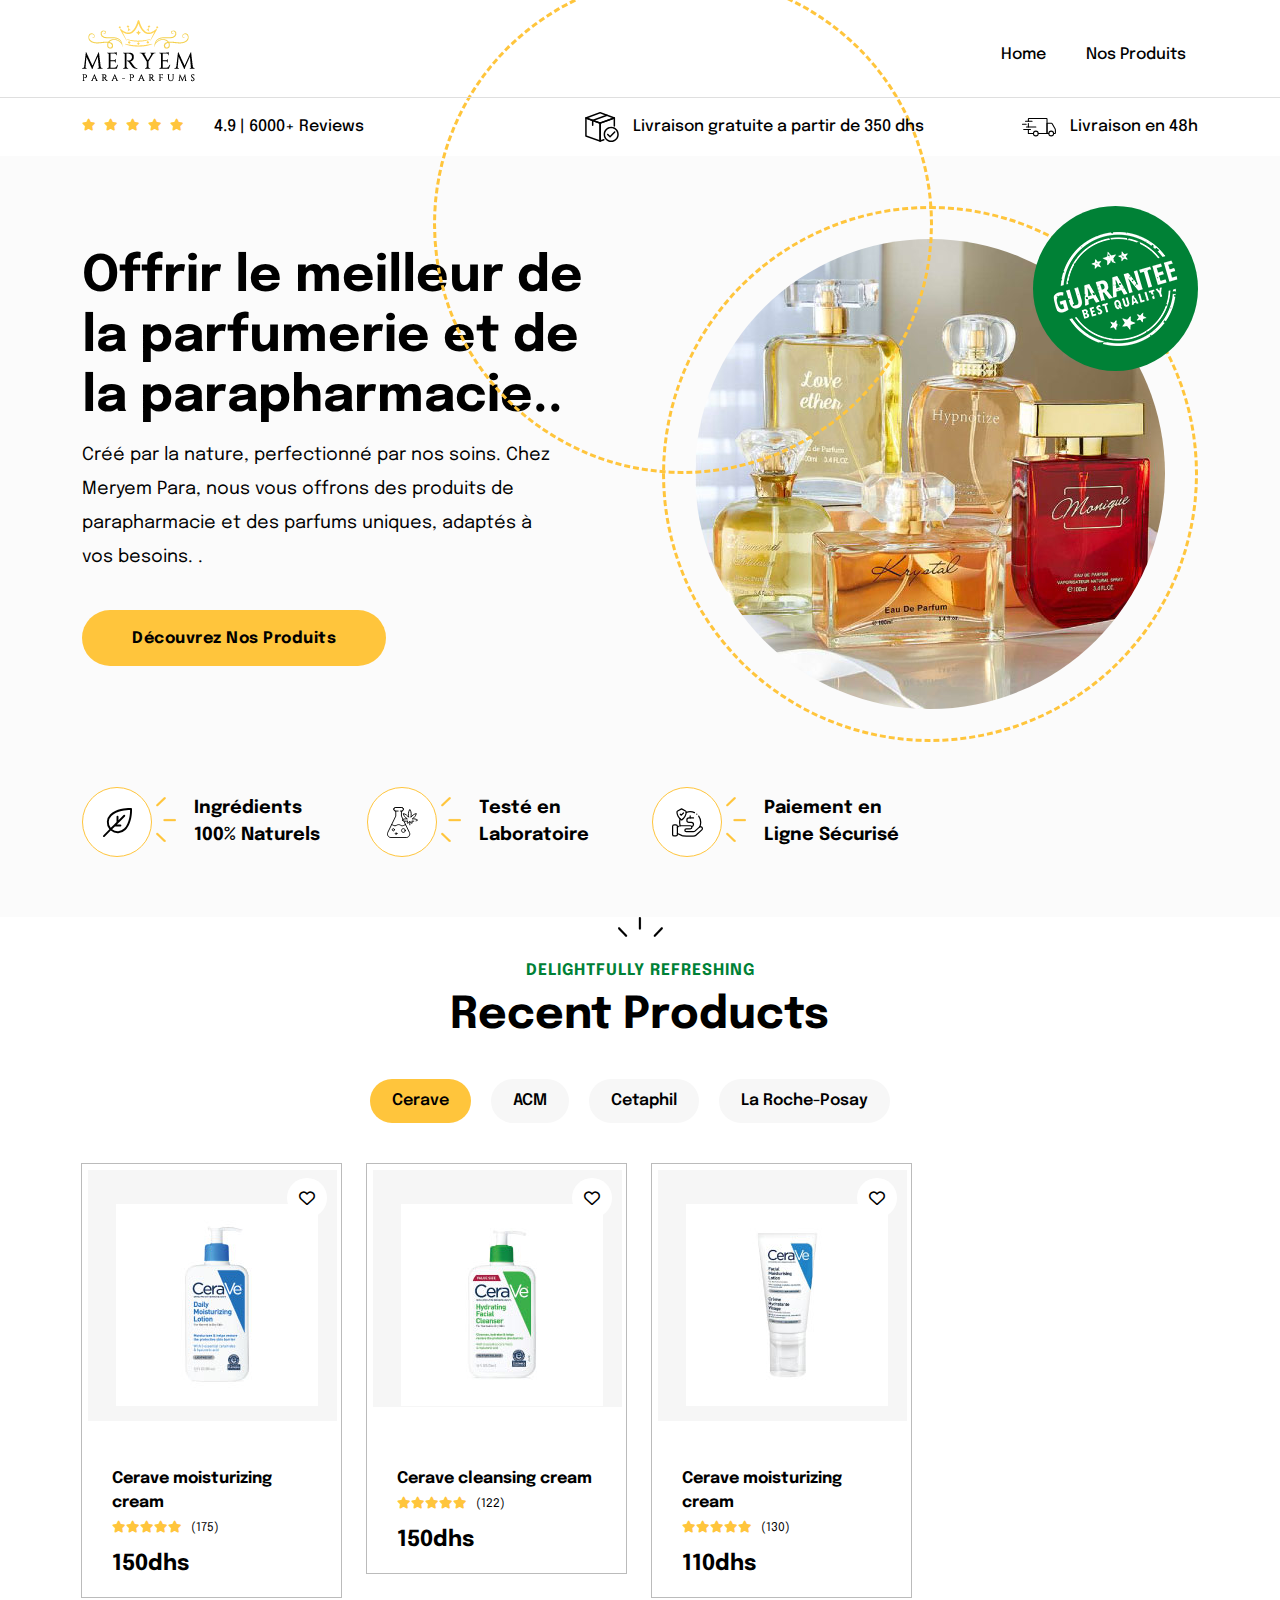
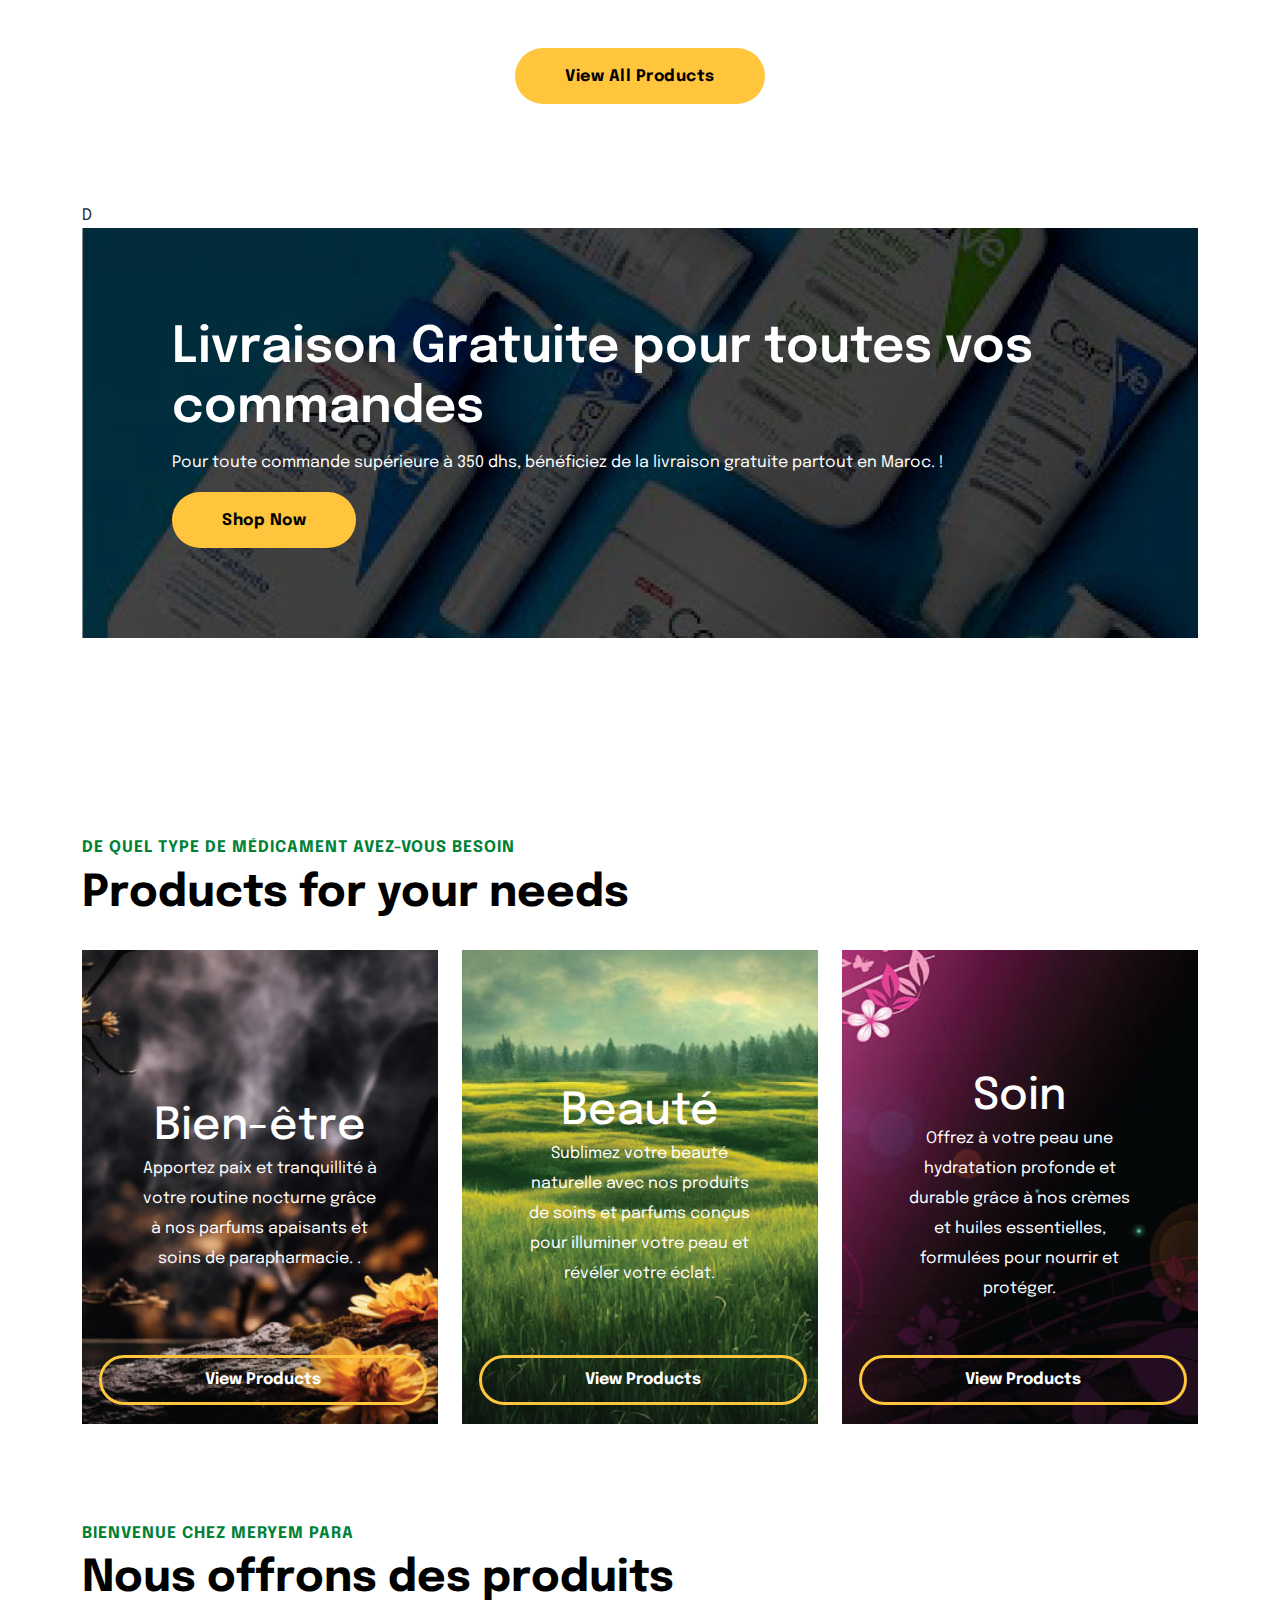
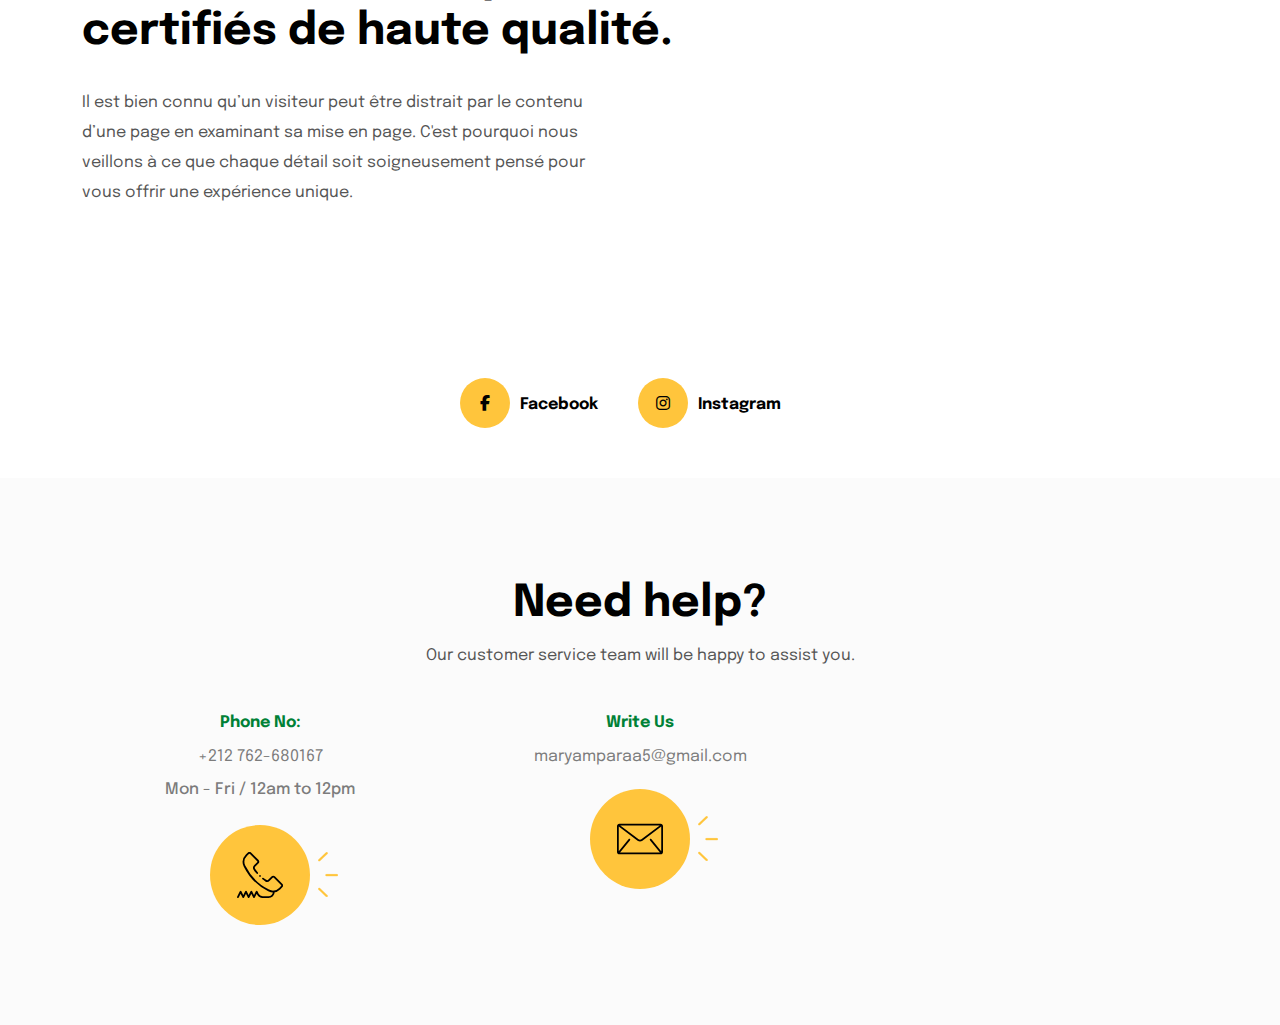
<file: index.html>
<!DOCTYPE html>
<html lang="zxx">

<head>
    <meta charset="utf-8">
    <meta name="viewport" content="width=device-width, initial-scale=1.0">
    <title>Meryem Para</title>
    <link rel="icon" href="assets/img/favicon.png">
    <!-- CSS only -->
    <link rel="stylesheet" type="text/css" href="assets/css/bootstrap.min.css">
    <link rel="stylesheet" href="assets/css/owl.carousel.min.css">
    <link rel="stylesheet" href="assets/css/owl.theme.default.min.css">
    <link rel="stylesheet" href="assets/css/slick.css">
    <link rel="stylesheet" href="assets/css/slick-theme.css">
    <!-- fancybox -->
    <link rel="stylesheet" href="assets/css/jquery.fancybox.min.css">
    <link rel="stylesheet" href="assets/css/nice-select.css">
    <link rel="stylesheet" href="assets/css/splitting.css">
    <!-- Font Awesome 6 -->
    <link rel="stylesheet" href="assets/css/fontawesome.min.css">
    <!-- style -->
    <link rel="stylesheet" href="assets/css/style.css">
    <!-- responsive -->
    <link rel="stylesheet" href="assets/css/responsive.css">
    <script src="assets/js/jquery-3.6.0.min.js"></script>
    <script src="assets/js/preloader.js"></script>
</head>

<body>
    <header class="two">
        <div style="background-color: #008136;">
            <div class="container">

            </div>
        </div>
        <div class="bottom-bar">
            <div class="container">
                <div class="two-bar">
                    <div class="d-flex align-items-center justify-content-between">
                        <div class="logo">
                            <a href="index.html">
                                <img alt="logo" src="assets/img/logo.png">
                            </a>
                        </div>
                    </div>
                    <div class="bar-menu">
                        <i class="fa-solid fa-bars"></i>
                    </div>
                    <nav class="navbar">
                        <ul class="navbar-links">
                            <li class="navbar-dropdown">
                                <a href="#">home</a>
                            </li>
                            <li class="navbar-dropdown">
                                <a href="our-products.html">nos produits</a>
                            </li>

                        </ul>
                    </nav>

                </div>
            </div>
        </div>
        <div class="container">
            <div class=" three-bar">
                <div class="reviews">
                    <ul>
                        <li><i class="fa-solid fa-star"></i></li>
                        <li><i class="fa-solid fa-star"></i></li>
                        <li><i class="fa-solid fa-star"></i></li>
                        <li><i class="fa-solid fa-star"></i></li>
                        <li><i class="fa-solid fa-star"></i></li>
                    </ul>
                    <h5>4.9 | 6000+ Reviews</h5>
                </div>
                <div class="content-header">
                    <i>
                        <svg xmlns="http://www.w3.org/2000/svg" xmlns:xlink="http://www.w3.org/1999/xlink" version="1.1"
                            width="256" height="256" viewBox="0 0 256 256" xml:space="preserve">
                            <g style="stroke: none; stroke-width: 0; stroke-dasharray: none; stroke-linecap: butt; stroke-linejoin: miter; stroke-miterlimit: 10; fill: none; fill-rule: nonzero; opacity: 1;"
                                transform="translate(1.4065934065934016 1.4065934065934016) scale(2.81 2.81)">
                                <path
                                    d="M 40.051 84.916 c -0.232 0 -0.464 -0.04 -0.688 -0.122 L 1.312 70.858 C 0.524 70.57 0 69.819 0 68.98 V 20.748 c 0 -0.653 0.319 -1.265 0.854 -1.64 c 0.536 -0.374 1.22 -0.464 1.833 -0.238 l 38.051 13.935 c 0.788 0.289 1.312 1.039 1.312 1.878 v 48.233 c 0 0.653 -0.319 1.266 -0.854 1.64 C 40.856 84.793 40.456 84.916 40.051 84.916 z M 4 67.583 l 34.051 12.471 V 36.081 L 4 23.61 V 67.583 z"
                                    style="stroke: none; stroke-width: 1; stroke-dasharray: none; stroke-linecap: butt; stroke-linejoin: miter; stroke-miterlimit: 10; fill: rgb(0,0,0); fill-rule: nonzero; opacity: 1;"
                                    transform=" matrix(1 0 0 1 0 0) " stroke-linecap="round" />
                                <path
                                    d="M 40.051 84.916 c -0.404 0 -0.805 -0.123 -1.146 -0.36 c -0.536 -0.374 -0.854 -0.986 -0.854 -1.64 V 34.683 c 0 -1.104 0.896 -2 2 -2 s 2 0.896 2 2 v 45.371 l 7.339 -2.688 c 1.034 -0.381 2.186 0.152 2.565 1.19 c 0.38 1.037 -0.153 2.186 -1.19 2.565 l -10.027 3.672 C 40.516 84.876 40.283 84.916 40.051 84.916 z"
                                    style="stroke: none; stroke-width: 1; stroke-dasharray: none; stroke-linecap: butt; stroke-linejoin: miter; stroke-miterlimit: 10; fill: rgb(0,0,0); fill-rule: nonzero; opacity: 1;"
                                    transform=" matrix(1 0 0 1 0 0) " stroke-linecap="round" />
                                <path
                                    d="M 78.103 44.279 c -1.104 0 -2 -0.896 -2 -2 V 23.61 L 40.739 36.561 c -1.037 0.38 -2.186 -0.153 -2.566 -1.19 c -0.38 -1.038 0.153 -2.186 1.19 -2.566 L 77.415 18.87 c 0.611 -0.227 1.297 -0.136 1.833 0.238 c 0.535 0.375 0.854 0.986 0.854 1.64 v 21.531 C 80.103 43.383 79.207 44.279 78.103 44.279 z"
                                    style="stroke: none; stroke-width: 1; stroke-dasharray: none; stroke-linecap: butt; stroke-linejoin: miter; stroke-miterlimit: 10; fill: rgb(0,0,0); fill-rule: nonzero; opacity: 1;"
                                    transform=" matrix(1 0 0 1 0 0) " stroke-linecap="round" />
                                <path
                                    d="M 40.051 36.683 c -0.233 0 -0.466 -0.041 -0.688 -0.122 L 1.312 22.626 C 0.524 22.337 0 21.587 0 20.748 s 0.524 -1.589 1.312 -1.878 L 39.364 4.936 c 0.443 -0.163 0.932 -0.163 1.375 0 L 78.79 18.87 c 0.788 0.289 1.313 1.039 1.313 1.878 s -0.524 1.589 -1.313 1.878 L 40.739 36.561 C 40.517 36.643 40.284 36.683 40.051 36.683 z M 7.816 20.748 l 32.235 11.805 l 32.235 -11.805 L 40.051 8.943 L 7.816 20.748 z"
                                    style="stroke: none; stroke-width: 1; stroke-dasharray: none; stroke-linecap: butt; stroke-linejoin: miter; stroke-miterlimit: 10; fill: rgb(0,0,0); fill-rule: nonzero; opacity: 1;"
                                    transform=" matrix(1 0 0 1 0 0) " stroke-linecap="round" />
                                <path
                                    d="M 20.064 42.452 c -1.104 0 -2 -0.896 -2 -2 V 27.364 c 0 -0.843 0.529 -1.596 1.322 -1.881 l 38.356 -13.824 c 1.036 -0.377 2.185 0.164 2.56 1.203 c 0.374 1.039 -0.165 2.185 -1.204 2.56 L 22.064 28.769 v 11.683 C 22.064 41.556 21.169 42.452 20.064 42.452 z"
                                    style="stroke: none; stroke-width: 1; stroke-dasharray: none; stroke-linecap: butt; stroke-linejoin: miter; stroke-miterlimit: 10; fill: rgb(0,0,0); fill-rule: nonzero; opacity: 1;"
                                    transform=" matrix(1 0 0 1 0 0) " stroke-linecap="round" />
                                <path
                                    d="M 66.608 73.149 c -0.53 0 -1.039 -0.211 -1.414 -0.586 l -6.236 -6.236 c -0.781 -0.781 -0.781 -2.047 0 -2.828 s 2.047 -0.781 2.828 0 l 4.822 4.822 l 11.058 -11.059 c 0.781 -0.781 2.047 -0.781 2.828 0 s 0.781 2.047 0 2.828 L 68.022 72.563 C 67.647 72.938 67.139 73.149 66.608 73.149 z"
                                    style="stroke: none; stroke-width: 1; stroke-dasharray: none; stroke-linecap: butt; stroke-linejoin: miter; stroke-miterlimit: 10; fill: rgb(0,0,0); fill-rule: nonzero; opacity: 1;"
                                    transform=" matrix(1 0 0 1 0 0) " stroke-linecap="round" />
                                <path
                                    d="M 69.727 85.187 c -11.18 0 -20.274 -9.095 -20.274 -20.273 c 0 -11.18 9.095 -20.274 20.274 -20.274 C 80.905 44.639 90 53.733 90 64.913 C 90 76.092 80.905 85.187 69.727 85.187 z M 69.727 48.639 c -8.974 0 -16.274 7.301 -16.274 16.274 s 7.301 16.273 16.274 16.273 S 86 73.887 86 64.913 S 78.7 48.639 69.727 48.639 z"
                                    style="stroke: none; stroke-width: 1; stroke-dasharray: none; stroke-linecap: butt; stroke-linejoin: miter; stroke-miterlimit: 10; fill: rgb(0,0,0); fill-rule: nonzero; opacity: 1;"
                                    transform=" matrix(1 0 0 1 0 0) " stroke-linecap="round" />
                            </g>
                        </svg>
                    </i>
                    <h4>Livraison gratuite a partir de 350 dhs</h4>
                </div>
                <div class="content-header">
                    <i>
                        <svg height="512" viewBox="0 0 48 48" width="512" xmlns="http://www.w3.org/2000/svg">
                            <path
                                d="m41.211 37.288a4.112 4.112 0 1 1 4.109-4.112 4.114 4.114 0 0 1 -4.109 4.112zm0-6.724a2.612 2.612 0 1 0 2.609 2.612 2.613 2.613 0 0 0 -2.609-2.612z">
                            </path>
                            <path
                                d="m19.542 37.288a4.112 4.112 0 1 1 4.108-4.112 4.115 4.115 0 0 1 -4.108 4.112zm0-6.724a2.612 2.612 0 1 0 2.608 2.612 2.614 2.614 0 0 0 -2.608-2.612z">
                            </path>
                            <path
                                d="m46.621 33.926h-2.051a.75.75 0 0 1 0-1.5h1.839v-3.977a3.16 3.16 0 0 0 -.4-1.536l-4.06-7.279a.4.4 0 0 0 -.349-.205h-5.533v13h1.786a.75.75 0 0 1 0 1.5h-2.536a.75.75 0 0 1 -.75-.75v-14.5a.75.75 0 0 1 .75-.75h6.283a1.9 1.9 0 0 1 1.66.974l4.059 7.28a4.662 4.662 0 0 1 .589 2.266v4.19a1.289 1.289 0 0 1 -1.287 1.287z">
                            </path>
                            <path
                                d="m16.183 33.926h-7.191a.75.75 0 0 1 -.75-.75v-5.768a.75.75 0 0 1 1.5 0v5.018h6.441a.75.75 0 0 1 0 1.5z">
                            </path>
                            <path
                                d="m8.992 24.747a.75.75 0 0 1 -.75-.75v-5.036a.75.75 0 0 1 1.5 0v5.039a.75.75 0 0 1 -.75.747z">
                            </path>
                            <path
                                d="m35.317 33.926h-12.417a.75.75 0 0 1 0-1.5h11.667v-19.621h-24.825v3.089a.75.75 0 0 1 -1.5 0v-3.227a1.364 1.364 0 0 1 1.363-1.362h25.1a1.364 1.364 0 0 1 1.362 1.362v20.509a.75.75 0 0 1 -.75.75z">
                            </path>
                            <path d="m11.957 28.158h-9.519a.75.75 0 0 1 0-1.5h9.519a.75.75 0 0 1 0 1.5z"></path>
                            <path d="m19.542 24.747h-13.283a.75.75 0 0 1 0-1.5h13.283a.75.75 0 0 1 0 1.5z"></path>
                            <path d="m5.846 20.787h-5.187a.75.75 0 1 1 0-1.5h5.187a.75.75 0 0 1 0 1.5z"></path>
                            <path d="m14.163 16.644h-9.156a.75.75 0 1 1 0-1.5h9.156a.75.75 0 0 1 0 1.5z"></path>
                        </svg>
                    </i>
                    <h4>Livraison en 48h</h4>
                </div>
            </div>
        </div>
        <div class="mobile-nav hmburger-menu" id="mobile-nav" style="display:block;">
            <div class="res-log">
                <a href="index.html">
                    <img src="assets/img/logo.png" alt="Responsive Logo" class="white-logo">
                </a>
            </div>
            <ul>
                <li class="menu-item-has-children"><a href="JavaScript:void(0)">Home</a>
                    <ul class="sub-menu">
                        <li><a href="index.html">home 1</a></li>
                        <li><a href="index-2.html">home 2</a></li>
                        <li><a href="index-3.html">home 3</a></li>
                    </ul>
                </li>
                <li><a href="about.html">about</a></li>
                <li class="menu-item-has-children"><a href="JavaScript:void(0)">Services</a>
                    <ul class="sub-menu">
                        <li><a href="service.html">service</a></li>
                        <li><a href="service-details.html">service details</a></li>
                    </ul>
                </li>
                <li class="menu-item-has-children"><a href="JavaScript:void(0)">Pages</a>
                    <ul class="sub-menu">
                        <li><a href="team-details.html">team details</a></li>
                        <li><a href="pricing-plans.html">Pricing Plans</a></li>
                        <li><a href="faqs.html">faqs</a></li>
                        <li><a href="404.html">404</a></li>
                    </ul>
                </li>
                <li class="menu-item-has-children"><a href="JavaScript:void(0)">shop</a>
                    <ul class="sub-menu">
                        <li><a href="our-products.html">our products</a></li>
                        <li><a href="product-details.html">product details</a></li>
                        <li><a href="shop-cart.html">shop cart</a></li>
                        <li><a href="checkout.html">checkout</a></li>
                    </ul>
                </li>
                <li class="menu-item-has-children"><a href="JavaScript:void(0)">News</a>
                    <ul class="sub-menu">
                        <li><a href="our-blog.html">our blog</a></li>
                        <li><a href="blog-details.html">blog details</a></li>
                    </ul>
                </li>
                <li><a href="Contact.html">Contact</a></li>
            </ul>
            <a href="JavaScript:void(0)" id="res-cross"></a>
        </div>
    </header>
    <section class="hero-section two"
        style="background-image:url(https://winsfolio.net/html/conbiz/assets/img/footer-two.jpg);">
        <div class="container">
            <div class="row align-items-center">
                <div class="col-lg-6">
                    <div class="hero-text">
                        <h1>Offrir le meilleur de la parfumerie et de la parapharmacie..</h1>
                        <p>Créé par la nature, perfectionné par nos soins. Chez Meryem Para, nous vous offrons des
                            produits de parapharmacie et des parfums uniques, adaptés à vos besoins.

                            .</p>
                        <div class="d-flex">
                            <a href="wa.me/212762680167" class="btn">Découvrez Nos Produits</a>
                        </div>
                    </div>
                </div>
                <div class="col-lg-6">
                    <div class="cbd-oil-dropper p-0 m-0">
                        <div class="video m-0">
                            <img src="assets/img/hero-two.jpg" alt="img">
                        </div>
                        <img src="assets/img/hero-icon-two.png" alt="icon" class="hero-icon-two">
                    </div>
                </div>
            </div>
            <div class="row">
                <div class="col-lg-3 col-md-6">
                    <div class="plant-option">
                        <i>
                            <svg height="512" viewBox="0 0 32 32" width="512" xmlns="http://www.w3.org/2000/svg">
                                <g id="Layer_2" data-name="Layer 2">
                                    <path
                                        d="m30.975 1.965a1 1 0 0 0 -.94-.94c-.577-.034-14.25-.747-21.742 6.746a11.26 11.26 0 0 0 -.673 15.2l-6.327 6.322a1 1 0 1 0 1.414 1.414l6.327-6.327a11.26 11.26 0 0 0 15.195-.673c7.493-7.493 6.78-21.164 6.746-21.742zm-8.16 20.328a9.279 9.279 0 0 1 -12.361.667l2.96-2.96h5.586a1 1 0 0 0 0-2h-3.586l1.293-1.293 7-7a1 1 0 0 0 -1.414-1.414l-5.293 5.293v-3.586a1 1 0 0 0 -2 0v5.586l-2.707 2.707-3.253 3.253a9.279 9.279 0 0 1 .667-12.361c5.799-5.799 16.153-6.212 19.293-6.185.018 3.129-.386 13.494-6.185 19.293z" />
                                </g>
                            </svg>
                        </i>
                        <a href="#">Ingrédients 100% Naturels</a>
                    </div>
                </div>
                <div class="col-lg-3 col-md-6">
                    <div class="plant-option">
                        <i>
                            <svg version="1.1" id="svg999" xml:space="preserve" width="682.66669" height="682.66669"
                                viewBox="0 0 682.66669 682.66669" xmlns="http://www.w3.org/2000/svg">
                                <defs id="defs1003">
                                    <clipPath clipPathUnits="userSpaceOnUse" id="clipPath1013">
                                        <path d="M 0,512 H 512 V 0 H 0 Z" id="path1011" />
                                    </clipPath>
                                </defs>
                                <g id="g1005" transform="matrix(1.3333333,0,0,-1.3333333,0,682.66667)">
                                    <g id="g1007">
                                        <g id="g1009" clip-path="url(#clipPath1013)">
                                            <g id="g1015" transform="translate(265.4697,306.5024)">
                                                <path
                                                    d="m 0,0 -26.972,55.33 v 83.193 h 2.841 c 16.356,0 29.614,13.313 29.614,29.737 0,16.424 -13.258,29.738 -29.614,29.738 h -99.262 c -16.355,0 -29.614,-13.314 -29.614,-29.738 0,-16.424 13.259,-29.737 29.614,-29.737 h 2.841 V 55.33 l -131.456,-269.672 c -18.714,-38.391 8.837,-84.66 51.823,-84.66 H 52.662 c 43.067,0 70.503,46.335 51.821,84.66 L 12.307,-25.246"
                                                    style="fill:none;stroke:#000000;stroke-width:15;stroke-linecap:round;stroke-linejoin:round;stroke-miterlimit:10;stroke-dasharray:none;stroke-opacity:1"
                                                    id="path1017" />
                                            </g>
                                            <g id="g1019" transform="translate(184.4687,445.0254)">
                                                <path
                                                    d="m 0,0 h -39.551 -2.841 c -16.355,0 -29.614,13.313 -29.614,29.737 0,16.424 13.259,29.738 29.614,29.738 H 56.87 c 16.356,0 29.614,-13.314 29.614,-29.738 C 86.484,13.313 73.226,0 56.87,0 H 35.505"
                                                    style="fill:none;stroke:#000000;stroke-width:15;stroke-linecap:round;stroke-linejoin:round;stroke-miterlimit:10;stroke-dasharray:none;stroke-opacity:1"
                                                    id="path1021" />
                                            </g>
                                            <g id="g1023" transform="translate(307.167,220.9634)">
                                                <path
                                                    d="m 0,0 c -24.533,-2.277 -26.503,-18.662 -54.679,-18.662 -30.277,0 -30.277,18.932 -60.555,18.932 -30.275,0 -30.275,-18.932 -60.549,-18.932 -28.343,0 -30.154,16.591 -55.113,18.708"
                                                    style="fill:none;stroke:#000000;stroke-width:15;stroke-linecap:round;stroke-linejoin:round;stroke-miterlimit:10;stroke-dasharray:none;stroke-opacity:1"
                                                    id="path1025" />
                                            </g>
                                            <g id="g1027" transform="translate(479.7549,282.7153)">
                                                <path
                                                    d="M 0,0 C 8.851,2.979 17.233,7.155 24.745,12.622 0.542,32.91 -32.548,36.155 -62.737,32.33 -31.591,53.75 -3.068,81.621 4.214,120.48 -31.358,114.233 -63.68,88.464 -84.891,60.02 c 8.29,43.436 9.502,90.565 -18.256,127.81 -27.791,-37.288 -26.549,-84.484 -18.228,-127.963 -21.16,28.422 -53.255,55.405 -89.217,60.613 7.16,-38.968 35.943,-66.853 67.075,-88.236 -30.33,3.938 -63.826,0.882 -88.142,-19.622 26.498,-19.12 63.263,-22.401 93.987,-13.766 -8.515,-22.178 -4.902,-38.656 -4.902,-38.656 16.794,3.856 30.731,14.386 39.385,29.43 8.211,-14.276 21.097,-25.258 37.042,-29.43 0,0 5.602,15.657 -2.515,38.656 9.876,-2.835 20.418,-4.379 31.048,-4.534"
                                                    style="fill:none;stroke:#000000;stroke-width:15;stroke-linecap:round;stroke-linejoin:round;stroke-miterlimit:10;stroke-dasharray:none;stroke-opacity:1"
                                                    id="path1029" />
                                            </g>
                                            <g id="g1031" transform="translate(376.5654,272.3457)">
                                                <path d="M 0,0 0.051,-55.231"
                                                    style="fill:none;stroke:#000000;stroke-width:15;stroke-linecap:round;stroke-linejoin:round;stroke-miterlimit:10;stroke-dasharray:none;stroke-opacity:1"
                                                    id="path1033" />
                                            </g>
                                            <g id="g1035" transform="translate(123.5,136.8291)">
                                                <path
                                                    d="m 0,0 c 0,-10.217 -8.283,-18.5 -18.5,-18.5 -10.217,0 -18.5,8.283 -18.5,18.5 0,10.217 8.283,18.5 18.5,18.5 C -8.283,18.5 0,10.217 0,0 Z"
                                                    style="fill:none;stroke:#000000;stroke-width:15;stroke-linecap:round;stroke-linejoin:round;stroke-miterlimit:10;stroke-dasharray:none;stroke-opacity:1"
                                                    id="path1037" />
                                            </g>
                                            <g id="g1039" transform="translate(301.8662,123.9634)">
                                                <path
                                                    d="m 0,0 c 0,-17.323 -14.043,-31.366 -31.366,-31.366 -17.323,0 -31.366,14.043 -31.366,31.366 0,17.323 14.043,31.366 31.366,31.366 C -14.043,31.366 0,17.323 0,0 Z"
                                                    style="fill:none;stroke:#000000;stroke-width:15;stroke-linecap:round;stroke-linejoin:round;stroke-miterlimit:10;stroke-dasharray:none;stroke-opacity:1"
                                                    id="path1041" />
                                            </g>
                                            <g id="g1043" transform="translate(164.3672,72.4141)">
                                                <path
                                                    d="m 0,0 c 0,-7.712 -6.252,-13.964 -13.964,-13.964 -7.712,0 -13.964,6.252 -13.964,13.964 0,7.712 6.252,13.964 13.964,13.964 C -6.252,13.964 0,7.712 0,0 Z"
                                                    style="fill:none;stroke:#000000;stroke-width:15;stroke-linecap:round;stroke-linejoin:round;stroke-miterlimit:10;stroke-dasharray:none;stroke-opacity:1"
                                                    id="path1045" />
                                            </g>
                                        </g>
                                    </g>
                                </g>
                            </svg>

                        </i>
                        <a href="#">Testé en Laboratoire</a>
                    </div>
                </div>
                <div class="col-lg-3 col-md-6">
                    <div class="plant-option">
                        <i>
                            <svg version="1.1" id="svg3537" xml:space="preserve" width="682.66669" height="682.66669"
                                viewBox="0 0 682.66669 682.66669" xmlns="http://www.w3.org/2000/svg">
                                <defs id="defs3541">
                                    <clipPath clipPathUnits="userSpaceOnUse" id="clipPath3555">
                                        <path d="M 0,512 H 512 V 0 H 0 Z" id="path3553"></path>
                                    </clipPath>
                                </defs>
                                <g id="g3543" transform="matrix(1.3333333,0,0,-1.3333333,0,682.66667)">
                                    <g id="g3545" transform="translate(300.2339,365.1328)">
                                        <path d="M 0,0 -0.085,-34.397"
                                            style="fill:none;stroke:#000000;stroke-width:20.176;stroke-linecap:round;stroke-linejoin:round;stroke-miterlimit:10;stroke-dasharray:none;stroke-opacity:1"
                                            id="path3547"></path>
                                    </g>
                                    <g id="g3549">
                                        <g id="g3551" clip-path="url(#clipPath3555)">
                                            <g id="g3557" transform="translate(325.4331,188.8359)">
                                                <path
                                                    d="m 0,0 c 16.781,2.836 29.678,17.524 29.678,35.106 0,19.567 -16.015,35.588 -35.29,35.588 h -38.919 c -19.559,0 -35.574,16.023 -35.574,35.618 0,19.566 16.015,35.587 35.574,35.587 h 74.209"
                                                    style="fill:none;stroke:#000000;stroke-width:20.176;stroke-linecap:round;stroke-linejoin:round;stroke-miterlimit:10;stroke-dasharray:none;stroke-opacity:1"
                                                    id="path3559"></path>
                                            </g>
                                            <g id="g3561" transform="translate(89.1699,73.6211)">
                                                <path
                                                    d="m 0,0 78.15,-35.05 c 18.538,-6.805 46.005,-7.174 111.881,-7.514 53.177,-0.057 60.122,-0.057 70.213,-0.057 24.632,0 34.298,2.297 45.892,13.753 32.456,30.002 64.912,59.975 97.397,89.977 12.387,11.428 12.387,30.172 0,41.6 -12.387,11.457 -32.683,11.457 -45.071,0 L 290.234,39.7 c -5.641,-5.218 -17.206,-6.692 -29.877,-6.664 -31.265,0.085 -81.579,0.17 -112.845,0.227 -13.35,0 -24.264,10.066 -24.264,22.402 0,12.335 10.914,22.431 24.264,22.431 h 64.657 c 15.052,0 27.326,11.342 27.326,25.237 0,13.867 -12.274,25.238 -27.326,25.238 H 53.404 C 31.521,128.571 12.047,118.447 0,102.993"
                                                    style="fill:none;stroke:#000000;stroke-width:20.176;stroke-linecap:round;stroke-linejoin:round;stroke-miterlimit:10;stroke-dasharray:none;stroke-opacity:1"
                                                    id="path3563"></path>
                                            </g>
                                            <g id="g3565" transform="translate(89.1699,57.8262)">
                                                <path
                                                    d="m 0,0 v 134.555 c 0,13.1 -11.593,23.848 -25.794,23.848 h -27.581 c -14.202,0 -25.795,-10.748 -25.795,-23.848 V 0 c 0,-13.102 11.593,-23.82 25.795,-23.82 h 27.581 C -11.593,-23.82 0,-13.102 0,0 Z"
                                                    style="fill:none;stroke:#000000;stroke-width:20.176;stroke-linecap:round;stroke-linejoin:round;stroke-miterlimit:10;stroke-dasharray:none;stroke-opacity:1"
                                                    id="path3567"></path>
                                            </g>
                                            <g id="g3569" transform="translate(409.7056,395.1064)">
                                                <path d="M 0,0 0.028,-0.028"
                                                    style="fill:none;stroke:#000000;stroke-width:20.176;stroke-linecap:round;stroke-linejoin:round;stroke-miterlimit:10;stroke-dasharray:none;stroke-opacity:1"
                                                    id="path3571"></path>
                                            </g>
                                            <g id="g3573" transform="translate(149.292,303.5693)">
                                                <path
                                                    d="m 0,0 c -19.786,11.825 -35.886,31.816 -48.302,54.956 -12.5,23.31 -19.275,47.924 -19.076,71.148 0.085,10.293 2.409,11.428 10.941,16.022 L 8.985,177.431 74.408,142.126 C 82.94,137.532 85.236,136.397 85.321,126.104 85.548,102.88 78.745,78.266 66.244,54.956 53.829,31.816 37.756,11.825 17.971,0 10.034,-4.736 7.908,-4.736 0,0 Z"
                                                    style="fill:none;stroke:#000000;stroke-width:20.176;stroke-linecap:round;stroke-linejoin:round;stroke-miterlimit:10;stroke-dasharray:none;stroke-opacity:1"
                                                    id="path3575"></path>
                                            </g>
                                            <g id="g3577" transform="translate(135.7993,201.8516)">
                                                <path
                                                    d="m 0,0 c -6.321,18.063 -9.779,37.46 -9.779,57.679 0,19.113 3.061,37.488 8.758,54.673 m 305.938,48.405 C 326.12,131.89 338.62,96.245 338.62,57.679 338.62,29.832 332.072,3.488 320.45,-19.85 M 98.587,219.06 c 20.296,8.308 42.547,12.902 65.848,12.902 25.142,0 49.066,-5.331 70.666,-14.944"
                                                    style="fill:none;stroke:#000000;stroke-width:20.176;stroke-linecap:round;stroke-linejoin:round;stroke-miterlimit:10;stroke-dasharray:none;stroke-opacity:1"
                                                    id="path3579"></path>
                                            </g>
                                            <g id="g3581" transform="translate(136.6777,392.9229)">
                                                <path d="M 0,0 17.178,-16.079 52.78,20.445"
                                                    style="fill:none;stroke:#000000;stroke-width:20.176;stroke-linecap:round;stroke-linejoin:round;stroke-miterlimit:10;stroke-dasharray:none;stroke-opacity:1"
                                                    id="path3583"></path>
                                            </g>
                                        </g>
                                    </g>
                                </g>
                            </svg>
                        </i>
                        <a href="#">Paiement en Ligne Sécurisé</a>
                    </div>
                </div>
            </div>
        </div>

    </section>
    <section>
        <div class="container">
            <div class="heading ">
                <img src="assets/img/heading-img.png" alt="img">
                <h6>DELIGHTFULLY REFRESHING </h6>
                <h2>Recent Products</h2>
            </div>
            <div class="nav nav-pills" id="v-pills-tab" role="tablist" aria-orientation="vertical">
                <button class="nav-link active" id="v-pills-home-tab" data-bs-toggle="pill"
                    data-bs-target="#v-pills-home" type="button" role="tab" aria-controls="v-pills-home"
                    aria-selected="true">Cerave</button>
                <button class="nav-link" id="v-pills-profile-tab" data-bs-toggle="pill"
                    data-bs-target="#v-pills-profile" type="button" role="tab" aria-controls="v-pills-profile"
                    aria-selected="false">
                    ACM
                </button>
                <button class="nav-link" id="v-pills-coffee-tab" data-bs-toggle="pill" data-bs-target="#v-pills-coffee"
                    type="button" role="tab" aria-controls="v-pills-coffee" aria-selected="false">Cetaphil</button>

                <button class="nav-link" id="v-pills-jacob-cbd" data-bs-toggle="pill" data-bs-target="#jacob-cbd"
                    type="button" role="tab" aria-controls="jacob-cbd" aria-selected="false">La Roche-Posay</button>
            </div>
            <div class="tab-content" id="v-pills-tabContent">
                <div class="tab-pane fade show active" id="v-pills-home" role="tabpanel"
                    aria-labelledby="v-pills-home-tab">
                    <div class="row">
                        <div class="col-lg-3 col-sm-6">
                            <div class="products two">
                                <div class="products-img">
                                    <img src="assets/img/p1.jpg" alt="img">
                                </div>
                                <a href="product-details.html">Cerave moisturizing cream</a>
                                <ul class="star">
                                    <li><i class="fa-solid fa-star"></i></li>
                                    <li><i class="fa-solid fa-star"></i></li>
                                    <li><i class="fa-solid fa-star"></i></li>
                                    <li><i class="fa-solid fa-star"></i></li>
                                    <li><i class="fa-solid fa-star"></i></li>
                                    <li>
                                        <p>(175)</p>
                                    </li>
                                </ul>
                                <h4>150dhs</h4>

                                <a href="#" class="wishlist"><i class="fa-regular fa-heart"></i></a>
                                <a href="wa.me/212762680167" class="add-to-cart">Commander</a>
                            </div>
                        </div>
                        <div class="col-lg-3 col-sm-6">
                            <div class="products two">
                                <div class="products-img">
                                    <img src="assets/img/p2.jpg" alt="img">
                                </div>
                                <a href="product-details.html">Cerave cleansing cream</a>
                                <ul class="star">
                                    <li><i class="fa-solid fa-star"></i></li>
                                    <li><i class="fa-solid fa-star"></i></li>
                                    <li><i class="fa-solid fa-star"></i></li>
                                    <li><i class="fa-solid fa-star"></i></li>
                                    <li><i class="fa-solid fa-star"></i></li>
                                    <li>
                                        <p>(122)</p>
                                    </li>
                                </ul>
                                <h4>150dhs</h4>

                                <a href="#" class="wishlist"><i class="fa-regular fa-heart"></i></a>
                                <a href="wa.me/212762680167" class="add-to-cart">Commander</a>
                            </div>
                        </div>
                        <div class="col-lg-3 col-sm-6">
                            <div class="products two">
                                <div class="products-img">
                                    <img src="assets/img/p3.jpg" alt="img">
                                </div>
                                <a href="product-details.html">Cerave moisturizing cream</a>
                                <ul class="star">
                                    <li><i class="fa-solid fa-star"></i></li>
                                    <li><i class="fa-solid fa-star"></i></li>
                                    <li><i class="fa-solid fa-star"></i></li>
                                    <li><i class="fa-solid fa-star"></i></li>
                                    <li><i class="fa-solid fa-star"></i></li>
                                    <li>
                                        <p>(130)</p>
                                    </li>
                                </ul>
                                <h4>110dhs</h4>

                                <a href="#" class="wishlist"><i class="fa-regular fa-heart"></i></a>
                                <a href="wa.me/212762680167" class="add-to-cart">Commander</a>
                            </div>
                        </div>

                    </div>
                </div>
                <div class="tab-pane fade" id="v-pills-profile" role="tabpanel" aria-labelledby="v-pills-profile-tab">
                    <div class="row">
                        <div class="col-lg-3 col-sm-6">
                            <div class="products two">
                                <div class="products-img">
                                    <img src="assets/img/p4.jpg" alt="img">
                                </div>
                                <a href="product-details.html">ACM</a>
                                <ul class="star">
                                    <li><i class="fa-solid fa-star"></i></li>
                                    <li><i class="fa-solid fa-star"></i></li>
                                    <li><i class="fa-solid fa-star"></i></li>
                                    <li><i class="fa-solid fa-star"></i></li>
                                    <li><i class="fa-solid fa-star"></i></li>
                                    <li>
                                        <p>(330)</p>
                                    </li>
                                </ul>
                                <h4>208dhs</h4>

                                <a href="#" class="wishlist"><i class="fa-regular fa-heart"></i></a>
                                <a href="wa.me/212762680167" class="add-to-cart">Commander</a>
                            </div>
                            
                        </div>
                        <div class="col-lg-3 col-sm-6">
                            <div class="products two">
                                <div class="products-img">
                                    <img src="assets/img/p10.jpg" alt="img">
                                </div>
                                <a href="product-details.html">ACM pack</a>
                                <ul class="star">
                                    <li><i class="fa-solid fa-star"></i></li>
                                    <li><i class="fa-solid fa-star"></i></li>
                                    <li><i class="fa-solid fa-star"></i></li>
                                    <li><i class="fa-solid fa-star"></i></li>
                                    <li><i class="fa-solid fa-star"></i></li>
                                    <li>
                                        <p>(330)</p>
                                    </li>
                                </ul>
                                <h4>289dhs</h4>

                                <a href="#" class="wishlist"><i class="fa-regular fa-heart"></i></a>
                                <a href="wa.me/212762680167" class="add-to-cart">Commander</a>
                            </div>
                            
                        </div>
                        <div class="col-lg-3 col-sm-6">
                            <div class="products two">
                                <div class="products-img">
                                    <img src="assets/img/p10.jpg" alt="img">
                                </div>
                                <a href="product-details.html">ACM pack</a>
                                <ul class="star">
                                    <li><i class="fa-solid fa-star"></i></li>
                                    <li><i class="fa-solid fa-star"></i></li>
                                    <li><i class="fa-solid fa-star"></i></li>
                                    <li><i class="fa-solid fa-star"></i></li>
                                    <li><i class="fa-solid fa-star"></i></li>
                                    <li>
                                        <p>(330)</p>
                                    </li>
                                </ul>
                                <h4>289dhs</h4>

                                <a href="#" class="wishlist"><i class="fa-regular fa-heart"></i></a>
                                <a href="wa.me/212762680167" class="add-to-cart">Commander</a>
                            </div>
                            
                        </div>
                    </div>

                </div>
                <div class="tab-pane fade" id="v-pills-coffee" role="tabpanel" aria-labelledby="v-pills-coffee-tab">
                    <div class="row">
                        <div class="col-lg-3 col-sm-6">
                            <div class="products two">
                                <div class="products-img">
                                    <img src="assets/img/p5.jpg" alt="img">
                                </div>
                                <a href="product-details.html">Cetaphil cleansing cream</a>
                                <ul class="star">
                                    <li><i class="fa-solid fa-star"></i></li>
                                    <li><i class="fa-solid fa-star"></i></li>
                                    <li><i class="fa-solid fa-star"></i></li>
                                    <li><i class="fa-solid fa-star"></i></li>
                                    <li><i class="fa-solid fa-star"></i></li>
                                    <li>
                                        <p>(140)</p>
                                    </li>
                                </ul>
                                <h4>106dhs</h4>

                                <a href="#" class="wishlist"><i class="fa-regular fa-heart"></i></a>
                                <a href="wa.me/212762680167" class="add-to-cart">Commander</a>
                            </div>
                        </div>
                        <div class="col-lg-3 col-sm-6">
                            <div class="products two">
                                <div class="products-img">
                                    <img src="assets/img/P6.jpg" alt="img">
                                </div>
                                <a href="product-details.html">Cetaphil moisturizing cream</a>
                                <ul class="star">
                                    <li><i class="fa-solid fa-star"></i></li>
                                    <li><i class="fa-solid fa-star"></i></li>
                                    <li><i class="fa-solid fa-star"></i></li>
                                    <li><i class="fa-solid fa-star"></i></li>
                                    <li><i class="fa-solid fa-star"></i></li>
                                    <li>
                                        <p>(150)</p>
                                    </li>
                                </ul>
                                <h4>106dhs</h4>

                                <a href="#" class="wishlist"><i class="fa-regular fa-heart"></i></a>
                                <a href="wa.me/212762680167" class="add-to-cart">Commander</a>
                            </div>
                        </div>

                        <div class="col-lg-3 col-sm-6">
                            <div class="products two">
                                <div class="products-img">
                                    <img src="assets/img/p8.jpg" alt="img">
                                </div>
                                <a href="product-details.html">Cetaphil ecran</a>
                                <ul class="star">
                                    <li><i class="fa-solid fa-star"></i></li>
                                    <li><i class="fa-solid fa-star"></i></li>
                                    <li><i class="fa-solid fa-star"></i></li>
                                    <li><i class="fa-solid fa-star"></i></li>
                                    <li><i class="fa-solid fa-star"></i></li>
                                    <li>
                                        <p>(150)</p>
                                    </li>
                                </ul>
                                <h4>215 dhs</h4>

                                <a href="#" class="wishlist"><i class="fa-regular fa-heart"></i></a>
                                <a href="wa.me/212762680167" class="add-to-cart">Commander</a>
                            </div>
                        </div>

                    </div>
                </div>
                <div class="tab-pane fade" id="jacob-cbd" role="tabpanel" aria-labelledby="v-pills-jacob-cbd">
                    <div class="row">
                        <div class="col-lg-3 col-sm-6">
                            <div class="products two">
                                <div class="products-img">
                                    <img src="assets/img/p7.jpg" alt="img">
                                </div>
                                <a href="product-details.html">La Roche-Posay</a>
                                <ul class="star">
                                    <li><i class="fa-solid fa-star"></i></li>
                                    <li><i class="fa-solid fa-star"></i></li>
                                    <li><i class="fa-solid fa-star"></i></li>
                                    <li><i class="fa-solid fa-star"></i></li>
                                    <li><i class="fa-solid fa-star"></i></li>
                                    <li>
                                        <p>(170)</p>
                                    </li>
                                </ul>
                                <h4>174dhs</h4>

                                <a href="#" class="wishlist"><i class="fa-regular fa-heart"></i></a>
                                <a href="wa.me/212762680167" class="add-to-cart">Commander</a>
                            </div>
                        </div>

                        <div class="col-lg-3 col-sm-6">
                            <div class="products two">
                                <div class="products-img">
                                    <img src="assets/img/p9.jpg" alt="img">
                                </div>
                                <a href="product-details.html">La Roche-Posay</a>
                                <ul class="star">
                                    <li><i class="fa-solid fa-star"></i></li>
                                    <li><i class="fa-solid fa-star"></i></li>
                                    <li><i class="fa-solid fa-star"></i></li>
                                    <li><i class="fa-solid fa-star"></i></li>
                                    <li><i class="fa-solid fa-star"></i></li>
                                    <li>
                                        <p>(170)</p>
                                    </li>
                                </ul>
                                <h4>177dhs</h4>

                                <a href="#" class="wishlist"><i class="fa-regular fa-heart"></i></a>
                                <a href="wa.me/212762680167" class="add-to-cart">Commander</a>
                            </div>
                        </div>

                    </div>
                </div>
                <div class="center">
                    <a href="our-products.html" class="btn">View All Products</a>
                </div>
            </div>
        </div>
    </section>


    <section class="gap">
        <div class="container">D
            <div class="claim-your" style="background-image: url(assets/img/1.jpg); ">
                <div class="claim-your-text">
                    <h4>Livraison Gratuite pour toutes vos commandes </h4>
                    <p>Pour toute commande supérieure à 350 dhs, bénéficiez de la livraison gratuite partout en Maroc. !
                    </p>
                    <a href="wa.me/212762680167" class="btn">Shop Now</a>
                    <img src="assets/img/dots-1.png" alt="icon" class="dots">
                </div>
            </div>
        </div>
    </section>
    <section class="gap section-medicen-need">
        <div class="container">
            <div class="heading two ">
                <h6>De quel type de médicament avez-vous besoin
                </h6>
                <h2>Products for your needs
                </h2>
            </div>
            <div class="row">
                <div class="col-lg-4 col-sm-6">
                    <div class="products-needs">
                        <figure>
                            <img src="assets/img/11.jpg" alt="img">
                        </figure>
                        <div class="products-needs-text">
                            <h2>Bien-être
                            </h2>
                            <p>Apportez paix et tranquillité à votre routine nocturne grâce à nos parfums apaisants et
                                soins de parapharmacie.

                                . </p>
                        </div>
                        <a href="our-products.html">View Products</a>
                    </div>
                </div>
                <div class="col-lg-4 col-sm-6">
                    <div class="products-needs">
                        <figure>
                            <img src="assets/img/22.jpg" alt="img">
                        </figure>
                        <div class="products-needs-text">
                            <h2>Beauté

                            </h2>
                            <p>Sublimez votre beauté naturelle avec nos produits de soins et parfums conçus pour
                                illuminer votre peau et révéler votre éclat.
                            </p>
                        </div>
                        <a href="our-products.html">View Products</a>
                    </div>
                </div>
                <div class="col-lg-4 col-sm-6">
                    <div class="products-needs mb-0">
                        <figure>
                            <img src="assets/img/33.jpg" alt="img">
                        </figure>
                        <div class="products-needs-text">
                            <h2>Soin</h2>
                            <p>Offrez à votre peau une hydratation profonde et durable grâce à nos crèmes et huiles
                                essentielles, formulées pour nourrir et protéger.

                            </p>
                        </div>
                        <a href="our-products.html">View Products</a>
                    </div>
                </div>
            </div>
        </div>

    </section>
    <section class="section-provide-high gap no-top">
        <div class="container">
            <div class="heading two ">
                <h6>BIENVENUE CHEZ Meryem Para
                </h6>
                <h2>Nous offrons des produits certifiés de haute qualité.
                </h2>
            </div>
            <div class="row">
                <div class="col-lg-6">
                    <div class="provide-high-text">
                        <p>Il est bien connu qu’un visiteur peut être distrait par le contenu d’une page en examinant sa
                            mise en page. C'est pourquoi nous veillons à ce que chaque détail soit soigneusement pensé
                            pour vous offrir une expérience unique.

                        </p>

                    </div>
                </div>
                <div class="col-lg-6">

                </div>
            </div>
        </div>
    </section>

    <footer class="two">
        <div class="networking">
            <div class="container">
                <ul class="social-networking">
                    <li>
                        <a href="#">
                            <i class="fab fa-facebook-f icon"></i>facebook</a>
                    </li>

                    <li>
                        <a href="#"><i class="fa-brands fa-instagram"></i>instagram</a>
                    </li>

                </ul>
            </div>
        </div>
        <div class="gap footer-help"
            style="background-image: url(https://winsfolio.net/html/conbiz/assets/img/footer-two.jpg);">
            <div class="container">
                <div class="need-help">
                    <h2>Need help?</h2>
                    <p>Our customer service team will be happy to assist you.</p>
                </div>
                <div class="row">
                    <div class="col-lg-4 col-md-6">
                        <div class="content-us">
                            <span>Phone No:</span>
                            <a href="callto:+091213596224">+212 762-680167</a>
                            <h6>Mon - Fri / 12am to 12pm</h6>
                            <i>
                                <svg version="1.1" xml:space="preserve" width="682.66669" height="682.66669"
                                    viewBox="0 0 682.66669 682.66669" xmlns="http://www.w3.org/2000/svg">
                                    <defs>
                                        <clipPath clipPathUnits="userSpaceOnUse">
                                            <path d="M 0,512 H 512 V 0 H 0 Z" />
                                        </clipPath>
                                    </defs>
                                    <g transform="matrix(1.3333333,0,0,-1.3333333,0,682.66667)">
                                        <g>
                                            <g clip-path="url(#clipPath3824)">
                                                <g transform="translate(409.9102,69.6396)">
                                                    <path
                                                        d="m 0,0 c 0,-32.939 -26.7,-59.64 -59.641,-59.64 h -64.599 c -22.59,0 -43.24,12.76 -53.34,32.97 L -190.92,0 -220.74,-59.64 -250.561,0 -280.38,-59.64 -310.2,0 -340.021,-59.64 -369.84,0 -399.66,-59.64"
                                                        style="fill:none;stroke:#000000;stroke-width:20;stroke-linecap:round;stroke-linejoin:round;stroke-miterlimit:10;stroke-dasharray:none;stroke-opacity:1" />
                                                </g>
                                                <g transform="translate(266.25,246)">
                                                    <path
                                                        d="m 0,0 c 0,-5.522 -4.478,-10 -10,-10 -5.522,0 -10,4.478 -10,10 0,5.522 4.478,10 10,10 C -4.478,10 0,5.522 0,0"
                                                        style="fill:#000000;fill-opacity:1;fill-rule:nonzero;stroke:none" />
                                                </g>
                                                <g transform="translate(224.9414,278.2939)">
                                                    <path
                                                        d="m 0,0 c -12.175,14.184 -23.106,28.649 -32.062,42.666 -7.379,11.54 -5.149,26.83 4.541,36.521 l 33.66,33.659 c 7.24,7.24 7.24,18.98 0,26.22 l -79.21,79.21 c -7.241,7.24 -18.981,7.24 -26.231,0 l -20.04,-20.05 c -32.529,-32.53 -41.33,-82.16 -20.909,-123.39 36.34,-73.35 123.1,-197.78 267.149,-268.41 41.34,-20.27 91.92,-11.67 124.481,20.88 l 20.5,20.5 c 7.239,7.25 7.239,18.99 0,26.23 l -79.91,79.2 c -7.25,7.25 -18.99,7.25 -26.231,0 l -33.66,-33.65 c -9.68,-9.69 -24.97,-11.92 -36.519,-4.54 -10.185,6.506 -20.61,14.058 -30.994,22.375"
                                                        style="fill:none;stroke:#000000;stroke-width:20;stroke-linecap:round;stroke-linejoin:round;stroke-miterlimit:10;stroke-dasharray:none;stroke-opacity:1" />
                                                </g>
                                            </g>
                                        </g>
                                    </g>
                                </svg>
                            </i>
                        </div>
                    </div>

                    <div class="col-lg-4 col-md-6">
                        <div class="content-us mb-0">
                            <span>Write Us</span>
                            <a href="mailto:maryamparaa5@gmail.com">maryamparaa5@gmail.com</a>
                            <i>
                                <svg version="1.1" xmlns="http://www.w3.org/2000/svg"
                                    xmlns:xlink="http://www.w3.org/1999/xlink" x="0px" y="0px" viewBox="0 0 512 512"
                                    style="enable-background:new 0 0 512 512;" xml:space="preserve">
                                    <path d="M485.743,85.333H26.257C11.815,85.333,0,97.148,0,111.589V400.41c0,14.44,11.815,26.257,26.257,26.257h459.487
                            c14.44,0,26.257-11.815,26.257-26.257V111.589C512,97.148,500.185,85.333,485.743,85.333z M475.89,105.024L271.104,258.626
                            c-3.682,2.802-9.334,4.555-15.105,4.529c-5.77,0.026-11.421-1.727-15.104-4.529L36.109,105.024H475.89z M366.5,268.761
                            l111.59,137.847c0.112,0.138,0.249,0.243,0.368,0.368H33.542c0.118-0.131,0.256-0.23,0.368-0.368L145.5,268.761
                            c3.419-4.227,2.771-10.424-1.464-13.851c-4.227-3.419-10.424-2.771-13.844,1.457l-110.5,136.501V117.332l209.394,157.046
                            c7.871,5.862,17.447,8.442,26.912,8.468c9.452-0.02,19.036-2.6,26.912-8.468l209.394-157.046v275.534L381.807,256.367
                            c-3.42-4.227-9.623-4.877-13.844-1.457C363.729,258.329,363.079,264.534,366.5,268.761z" />
                                </svg>

                            </i>
                        </div>
                    </div>
                </div>
            </div>
        </div>
    </footer>
    <!-- search-popup -->
    <div class="search-popup">
        <button class="close-search"><i class="fa-solid fa-xmark"></i></button>
        <form method="post" action="#">
            <div class="form-group">
                <input type="search" name="search-field" value="" placeholder="Search Here" required="">
                <button type="submit"><i class="fa fa-search"></i></button>
            </div>
        </form>
    </div>
    <!-- search-popup end -->
    <!-- progress -->
    <div id="progress">
        <span id="progress-value"><i class="fa-solid fa-up-long"></i></span>
    </div>
    <!-- Bootstrap Js -->
    <script src="assets/js/bootstrap.min.js"></script>
    <script src="assets/js/jquery.nice-select.min.js"></script>
    <script src="assets/js/owl.carousel.min.js"></script>
    <script src="assets/js/splitting.js"></script>
    <script src="assets/js/slick.min.js"></script>
    <!-- fancybox -->
    <script src="assets/js/jquery.fancybox.min.js"></script>
    <script src="assets/js/custom.js"></script>
</body>
</file>
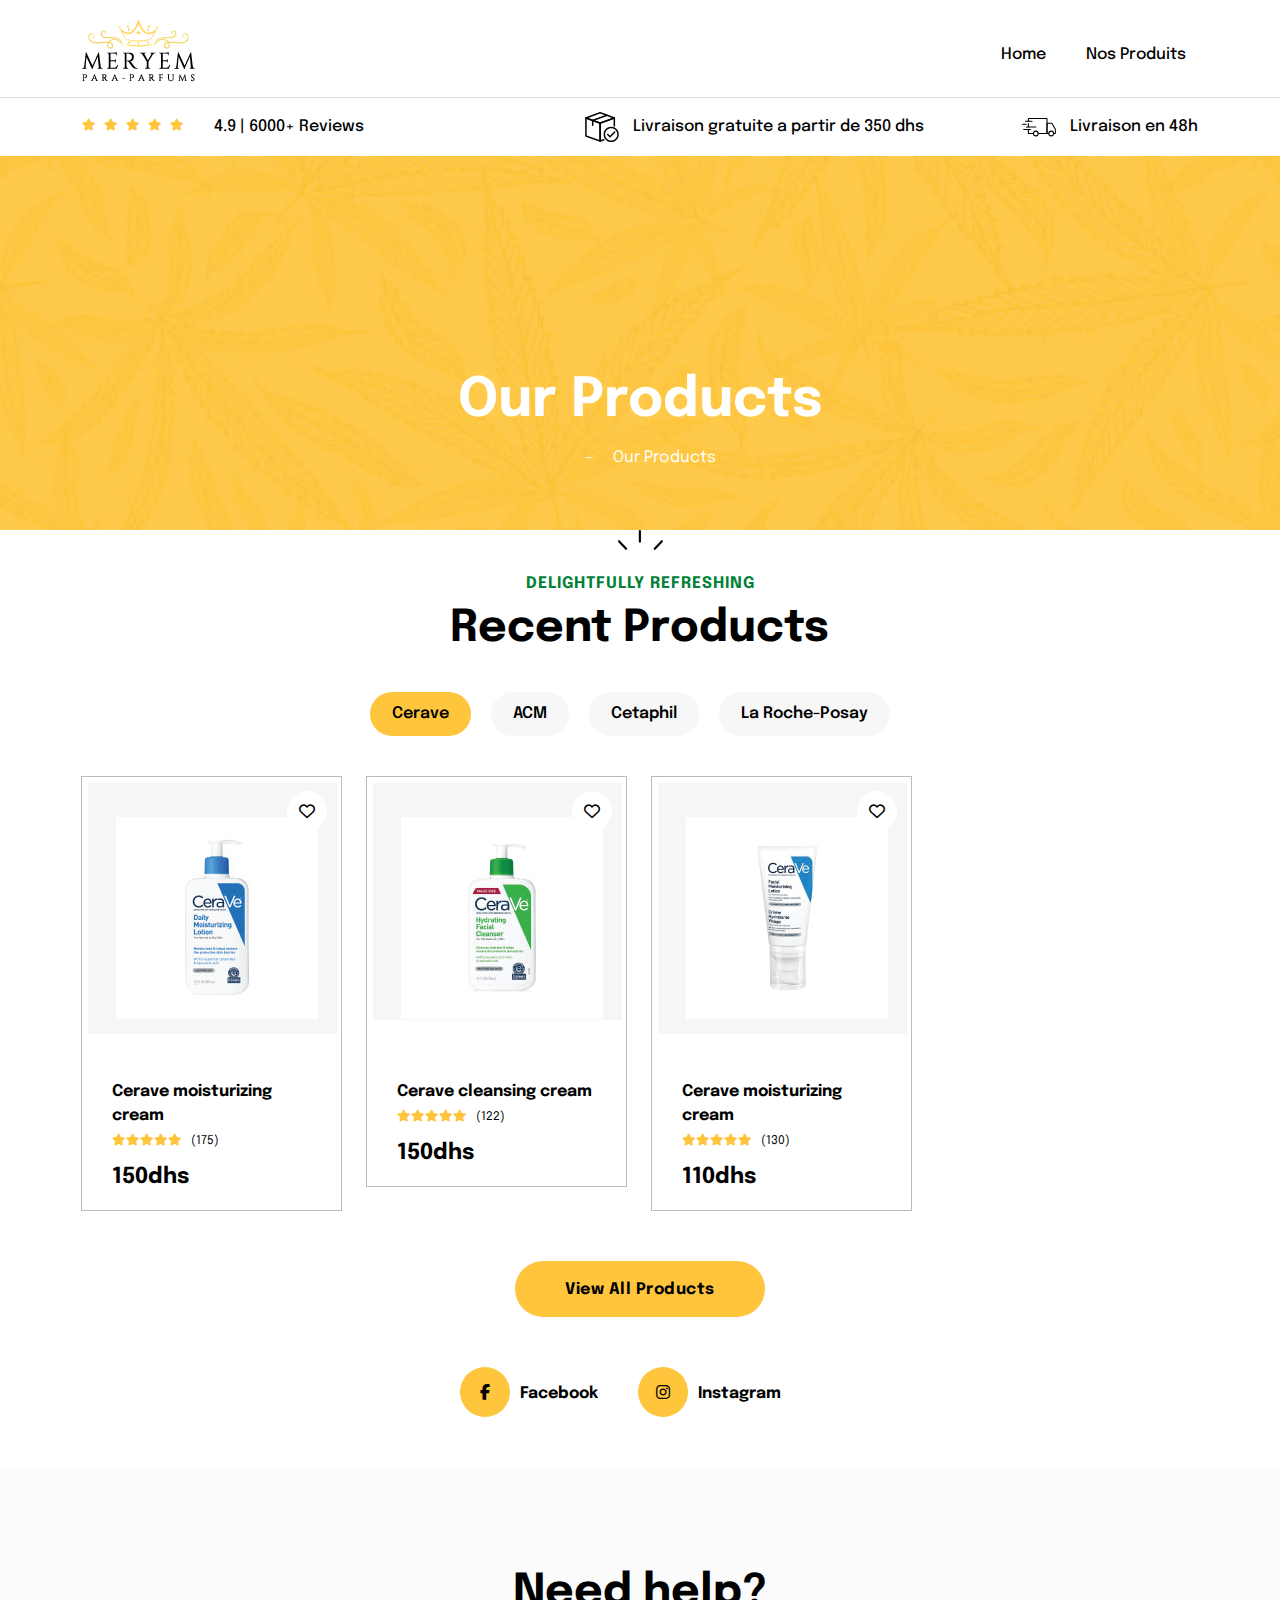
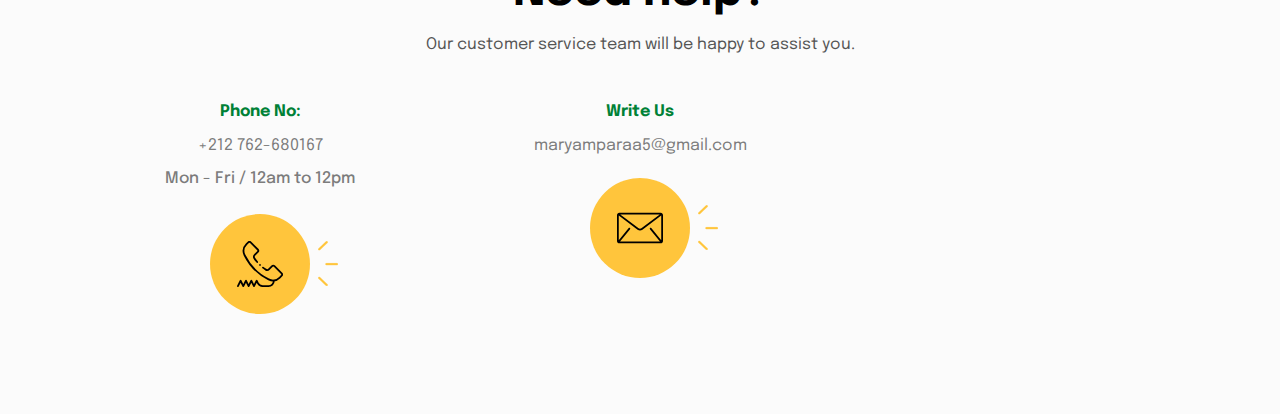
<file: our-products.html>
<!DOCTYPE html>
<html lang="zxx">
<head>
    <meta charset="utf-8">
    <meta name="viewport" content="width=device-width, initial-scale=1.0">
    <title>Conbiz - Our Products</title>
    <link rel="icon" href="assets/img/favicon.png">
    <!-- CSS only -->
    <link rel="stylesheet" type="text/css" href="assets/css/bootstrap.min.css">
    <link rel="stylesheet" href="assets/css/owl.carousel.min.css">
    <link rel="stylesheet" href="assets/css/owl.theme.default.min.css">  
    <!-- fancybox -->
    <link rel="stylesheet" href="assets/css/jquery.fancybox.min.css">
    <link rel="stylesheet" href="assets/css/nice-select.css">
    <link rel="stylesheet" href="assets/css/splitting.css">
    <!-- Font Awesome 6 -->
    <link rel="stylesheet" href="assets/css/fontawesome.min.css">
    <!-- style -->
    <link rel="stylesheet" href="assets/css/style.css">
    <!-- responsive -->
    <link rel="stylesheet" href="assets/css/responsive.css">
    <script src="assets/js/jquery-3.6.0.min.js"></script>
    <script src="assets/js/preloader.js"></script>
</head>
<body>
  <header class="two">
    <div style="background-color: #008136;">
        <div class="container">

        </div>
    </div>
    <div class="bottom-bar">
        <div class="container">
            <div class="two-bar">
                <div class="d-flex align-items-center justify-content-between">
                    <div class="logo">
                        <a href="index.html">
                            <img alt="logo" src="assets/img/logo.png">
                        </a>
                    </div>
                </div>
                <div class="bar-menu">
                    <i class="fa-solid fa-bars"></i>
                </div>
                <nav class="navbar">
                    <ul class="navbar-links">
                        <li class="navbar-dropdown">
                            <a href="#">home</a>
                        </li>
                        <li class="navbar-dropdown">
                            <a href="our-products.html">nos produits</a>
                        </li>
                 
                    </ul>
                </nav>

            </div>
        </div>
    </div>
    <div class="container">
        <div class=" three-bar">
            <div class="reviews">
                <ul>
                    <li><i class="fa-solid fa-star"></i></li>
                    <li><i class="fa-solid fa-star"></i></li>
                    <li><i class="fa-solid fa-star"></i></li>
                    <li><i class="fa-solid fa-star"></i></li>
                    <li><i class="fa-solid fa-star"></i></li>
                </ul>
                <h5>4.9 | 6000+ Reviews</h5>
            </div>
            <div class="content-header">
                <i>
                    <svg xmlns="http://www.w3.org/2000/svg" xmlns:xlink="http://www.w3.org/1999/xlink" version="1.1"
                        width="256" height="256" viewBox="0 0 256 256" xml:space="preserve">
                        <g style="stroke: none; stroke-width: 0; stroke-dasharray: none; stroke-linecap: butt; stroke-linejoin: miter; stroke-miterlimit: 10; fill: none; fill-rule: nonzero; opacity: 1;"
                            transform="translate(1.4065934065934016 1.4065934065934016) scale(2.81 2.81)">
                            <path
                                d="M 40.051 84.916 c -0.232 0 -0.464 -0.04 -0.688 -0.122 L 1.312 70.858 C 0.524 70.57 0 69.819 0 68.98 V 20.748 c 0 -0.653 0.319 -1.265 0.854 -1.64 c 0.536 -0.374 1.22 -0.464 1.833 -0.238 l 38.051 13.935 c 0.788 0.289 1.312 1.039 1.312 1.878 v 48.233 c 0 0.653 -0.319 1.266 -0.854 1.64 C 40.856 84.793 40.456 84.916 40.051 84.916 z M 4 67.583 l 34.051 12.471 V 36.081 L 4 23.61 V 67.583 z"
                                style="stroke: none; stroke-width: 1; stroke-dasharray: none; stroke-linecap: butt; stroke-linejoin: miter; stroke-miterlimit: 10; fill: rgb(0,0,0); fill-rule: nonzero; opacity: 1;"
                                transform=" matrix(1 0 0 1 0 0) " stroke-linecap="round" />
                            <path
                                d="M 40.051 84.916 c -0.404 0 -0.805 -0.123 -1.146 -0.36 c -0.536 -0.374 -0.854 -0.986 -0.854 -1.64 V 34.683 c 0 -1.104 0.896 -2 2 -2 s 2 0.896 2 2 v 45.371 l 7.339 -2.688 c 1.034 -0.381 2.186 0.152 2.565 1.19 c 0.38 1.037 -0.153 2.186 -1.19 2.565 l -10.027 3.672 C 40.516 84.876 40.283 84.916 40.051 84.916 z"
                                style="stroke: none; stroke-width: 1; stroke-dasharray: none; stroke-linecap: butt; stroke-linejoin: miter; stroke-miterlimit: 10; fill: rgb(0,0,0); fill-rule: nonzero; opacity: 1;"
                                transform=" matrix(1 0 0 1 0 0) " stroke-linecap="round" />
                            <path
                                d="M 78.103 44.279 c -1.104 0 -2 -0.896 -2 -2 V 23.61 L 40.739 36.561 c -1.037 0.38 -2.186 -0.153 -2.566 -1.19 c -0.38 -1.038 0.153 -2.186 1.19 -2.566 L 77.415 18.87 c 0.611 -0.227 1.297 -0.136 1.833 0.238 c 0.535 0.375 0.854 0.986 0.854 1.64 v 21.531 C 80.103 43.383 79.207 44.279 78.103 44.279 z"
                                style="stroke: none; stroke-width: 1; stroke-dasharray: none; stroke-linecap: butt; stroke-linejoin: miter; stroke-miterlimit: 10; fill: rgb(0,0,0); fill-rule: nonzero; opacity: 1;"
                                transform=" matrix(1 0 0 1 0 0) " stroke-linecap="round" />
                            <path
                                d="M 40.051 36.683 c -0.233 0 -0.466 -0.041 -0.688 -0.122 L 1.312 22.626 C 0.524 22.337 0 21.587 0 20.748 s 0.524 -1.589 1.312 -1.878 L 39.364 4.936 c 0.443 -0.163 0.932 -0.163 1.375 0 L 78.79 18.87 c 0.788 0.289 1.313 1.039 1.313 1.878 s -0.524 1.589 -1.313 1.878 L 40.739 36.561 C 40.517 36.643 40.284 36.683 40.051 36.683 z M 7.816 20.748 l 32.235 11.805 l 32.235 -11.805 L 40.051 8.943 L 7.816 20.748 z"
                                style="stroke: none; stroke-width: 1; stroke-dasharray: none; stroke-linecap: butt; stroke-linejoin: miter; stroke-miterlimit: 10; fill: rgb(0,0,0); fill-rule: nonzero; opacity: 1;"
                                transform=" matrix(1 0 0 1 0 0) " stroke-linecap="round" />
                            <path
                                d="M 20.064 42.452 c -1.104 0 -2 -0.896 -2 -2 V 27.364 c 0 -0.843 0.529 -1.596 1.322 -1.881 l 38.356 -13.824 c 1.036 -0.377 2.185 0.164 2.56 1.203 c 0.374 1.039 -0.165 2.185 -1.204 2.56 L 22.064 28.769 v 11.683 C 22.064 41.556 21.169 42.452 20.064 42.452 z"
                                style="stroke: none; stroke-width: 1; stroke-dasharray: none; stroke-linecap: butt; stroke-linejoin: miter; stroke-miterlimit: 10; fill: rgb(0,0,0); fill-rule: nonzero; opacity: 1;"
                                transform=" matrix(1 0 0 1 0 0) " stroke-linecap="round" />
                            <path
                                d="M 66.608 73.149 c -0.53 0 -1.039 -0.211 -1.414 -0.586 l -6.236 -6.236 c -0.781 -0.781 -0.781 -2.047 0 -2.828 s 2.047 -0.781 2.828 0 l 4.822 4.822 l 11.058 -11.059 c 0.781 -0.781 2.047 -0.781 2.828 0 s 0.781 2.047 0 2.828 L 68.022 72.563 C 67.647 72.938 67.139 73.149 66.608 73.149 z"
                                style="stroke: none; stroke-width: 1; stroke-dasharray: none; stroke-linecap: butt; stroke-linejoin: miter; stroke-miterlimit: 10; fill: rgb(0,0,0); fill-rule: nonzero; opacity: 1;"
                                transform=" matrix(1 0 0 1 0 0) " stroke-linecap="round" />
                            <path
                                d="M 69.727 85.187 c -11.18 0 -20.274 -9.095 -20.274 -20.273 c 0 -11.18 9.095 -20.274 20.274 -20.274 C 80.905 44.639 90 53.733 90 64.913 C 90 76.092 80.905 85.187 69.727 85.187 z M 69.727 48.639 c -8.974 0 -16.274 7.301 -16.274 16.274 s 7.301 16.273 16.274 16.273 S 86 73.887 86 64.913 S 78.7 48.639 69.727 48.639 z"
                                style="stroke: none; stroke-width: 1; stroke-dasharray: none; stroke-linecap: butt; stroke-linejoin: miter; stroke-miterlimit: 10; fill: rgb(0,0,0); fill-rule: nonzero; opacity: 1;"
                                transform=" matrix(1 0 0 1 0 0) " stroke-linecap="round" />
                        </g>
                    </svg>
                </i>
                <h4>Livraison gratuite a partir de 350 dhs</h4>
            </div>
            <div class="content-header">
                <i>
                    <svg height="512" viewBox="0 0 48 48" width="512" xmlns="http://www.w3.org/2000/svg">
                        <path
                            d="m41.211 37.288a4.112 4.112 0 1 1 4.109-4.112 4.114 4.114 0 0 1 -4.109 4.112zm0-6.724a2.612 2.612 0 1 0 2.609 2.612 2.613 2.613 0 0 0 -2.609-2.612z">
                        </path>
                        <path
                            d="m19.542 37.288a4.112 4.112 0 1 1 4.108-4.112 4.115 4.115 0 0 1 -4.108 4.112zm0-6.724a2.612 2.612 0 1 0 2.608 2.612 2.614 2.614 0 0 0 -2.608-2.612z">
                        </path>
                        <path
                            d="m46.621 33.926h-2.051a.75.75 0 0 1 0-1.5h1.839v-3.977a3.16 3.16 0 0 0 -.4-1.536l-4.06-7.279a.4.4 0 0 0 -.349-.205h-5.533v13h1.786a.75.75 0 0 1 0 1.5h-2.536a.75.75 0 0 1 -.75-.75v-14.5a.75.75 0 0 1 .75-.75h6.283a1.9 1.9 0 0 1 1.66.974l4.059 7.28a4.662 4.662 0 0 1 .589 2.266v4.19a1.289 1.289 0 0 1 -1.287 1.287z">
                        </path>
                        <path
                            d="m16.183 33.926h-7.191a.75.75 0 0 1 -.75-.75v-5.768a.75.75 0 0 1 1.5 0v5.018h6.441a.75.75 0 0 1 0 1.5z">
                        </path>
                        <path
                            d="m8.992 24.747a.75.75 0 0 1 -.75-.75v-5.036a.75.75 0 0 1 1.5 0v5.039a.75.75 0 0 1 -.75.747z">
                        </path>
                        <path
                            d="m35.317 33.926h-12.417a.75.75 0 0 1 0-1.5h11.667v-19.621h-24.825v3.089a.75.75 0 0 1 -1.5 0v-3.227a1.364 1.364 0 0 1 1.363-1.362h25.1a1.364 1.364 0 0 1 1.362 1.362v20.509a.75.75 0 0 1 -.75.75z">
                        </path>
                        <path d="m11.957 28.158h-9.519a.75.75 0 0 1 0-1.5h9.519a.75.75 0 0 1 0 1.5z"></path>
                        <path d="m19.542 24.747h-13.283a.75.75 0 0 1 0-1.5h13.283a.75.75 0 0 1 0 1.5z"></path>
                        <path d="m5.846 20.787h-5.187a.75.75 0 1 1 0-1.5h5.187a.75.75 0 0 1 0 1.5z"></path>
                        <path d="m14.163 16.644h-9.156a.75.75 0 1 1 0-1.5h9.156a.75.75 0 0 1 0 1.5z"></path>
                    </svg>
                </i>
                <h4>Livraison en 48h</h4>
            </div>
        </div>
    </div>
    <div class="mobile-nav hmburger-menu" id="mobile-nav" style="display:block;">
        <div class="res-log">
            <a href="index.html">
                <img src="assets/img/logo.png" alt="Responsive Logo" class="white-logo">
            </a>
        </div>
        <ul>
            <li class="menu-item-has-children"><a href="JavaScript:void(0)">Home</a>
                <ul class="sub-menu">
                    <li><a href="index.html">home 1</a></li>
                    <li><a href="index-2.html">home 2</a></li>
                    <li><a href="index-3.html">home 3</a></li>
                </ul>
            </li>
            <li><a href="about.html">about</a></li>
            <li class="menu-item-has-children"><a href="JavaScript:void(0)">Services</a>
                <ul class="sub-menu">
                    <li><a href="service.html">service</a></li>
                    <li><a href="service-details.html">service details</a></li>
                </ul>
            </li>
            <li class="menu-item-has-children"><a href="JavaScript:void(0)">Pages</a>
                <ul class="sub-menu">
                    <li><a href="team-details.html">team details</a></li>
                    <li><a href="pricing-plans.html">Pricing Plans</a></li>
                    <li><a href="faqs.html">faqs</a></li>
                    <li><a href="404.html">404</a></li>
                </ul>
            </li>
            <li class="menu-item-has-children"><a href="JavaScript:void(0)">shop</a>
                <ul class="sub-menu">
                    <li><a href="our-products.html">our products</a></li>
                    <li><a href="product-details.html">product details</a></li>
                    <li><a href="wa.me/212762680167">shop cart</a></li>
                    <li><a href="checkout.html">checkout</a></li>
                </ul>
            </li>
            <li class="menu-item-has-children"><a href="JavaScript:void(0)">News</a>
                <ul class="sub-menu">
                    <li><a href="our-blog.html">our blog</a></li>
                    <li><a href="blog-details.html">blog details</a></li>
                </ul>
            </li>
            <li><a href="Contact.html">Contact</a></li>
        </ul>
        <a href="JavaScript:void(0)" id="res-cross"></a>
    </div>
</header>
<!-- header -->
    <section class="bannr-section" style="background-image: url(assets/img/background-p.jpg);">
        <div class="container">
            <div class="bannr-text">
                <h2>Our Products</h2>
                <ol class="breadcrumb">
                  <li class="breadcrumb-item">
                  </li>
                    <li class="breadcrumb-item active" aria-current="page">Our Products</li>
                </ol>
            </div>
        </div>
      
    </section>
    <section>
        <div class="container">
            <div class="heading ">
                <img src="assets/img/heading-img.png" alt="img">
                <h6>DELIGHTFULLY REFRESHING </h6>
                <h2>Recent Products</h2>
            </div>
            <div class="nav nav-pills" id="v-pills-tab" role="tablist" aria-orientation="vertical">
                <button class="nav-link active" id="v-pills-home-tab" data-bs-toggle="pill"
                    data-bs-target="#v-pills-home" type="button" role="tab" aria-controls="v-pills-home"
                    aria-selected="true">Cerave</button>
                <button class="nav-link" id="v-pills-profile-tab" data-bs-toggle="pill"
                    data-bs-target="#v-pills-profile" type="button" role="tab" aria-controls="v-pills-profile"
                    aria-selected="false">
                    ACM
                </button>
                <button class="nav-link" id="v-pills-coffee-tab" data-bs-toggle="pill" data-bs-target="#v-pills-coffee"
                    type="button" role="tab" aria-controls="v-pills-coffee" aria-selected="false">Cetaphil</button>

                <button class="nav-link" id="v-pills-jacob-cbd" data-bs-toggle="pill" data-bs-target="#jacob-cbd"
                    type="button" role="tab" aria-controls="jacob-cbd" aria-selected="false">La Roche-Posay</button>
            </div>
            <div class="tab-content" id="v-pills-tabContent">
                <div class="tab-pane fade show active" id="v-pills-home" role="tabpanel"
                    aria-labelledby="v-pills-home-tab">
                    <div class="row">
                        <div class="col-lg-3 col-sm-6">
                            <div class="products two">
                                <div class="products-img">
                                    <img src="assets/img/p1.jpg" alt="img">
                                </div>
                                <a href="product-details.html">Cerave moisturizing cream</a>
                                <ul class="star">
                                    <li><i class="fa-solid fa-star"></i></li>
                                    <li><i class="fa-solid fa-star"></i></li>
                                    <li><i class="fa-solid fa-star"></i></li>
                                    <li><i class="fa-solid fa-star"></i></li>
                                    <li><i class="fa-solid fa-star"></i></li>
                                    <li>
                                        <p>(175)</p>
                                    </li>
                                </ul>
                                <h4>150dhs</h4>

                                <a href="#" class="wishlist"><i class="fa-regular fa-heart"></i></a>
                                <a href="wa.me/212762680167" class="add-to-cart">Commander</a>
                            </div>
                        </div>
                        <div class="col-lg-3 col-sm-6">
                            <div class="products two">
                                <div class="products-img">
                                    <img src="assets/img/p2.jpg" alt="img">
                                </div>
                                <a href="product-details.html">Cerave cleansing cream</a>
                                <ul class="star">
                                    <li><i class="fa-solid fa-star"></i></li>
                                    <li><i class="fa-solid fa-star"></i></li>
                                    <li><i class="fa-solid fa-star"></i></li>
                                    <li><i class="fa-solid fa-star"></i></li>
                                    <li><i class="fa-solid fa-star"></i></li>
                                    <li>
                                        <p>(122)</p>
                                    </li>
                                </ul>
                                <h4>150dhs</h4>

                                <a href="#" class="wishlist"><i class="fa-regular fa-heart"></i></a>
                                <a href="wa.me/212762680167" class="add-to-cart">Commander</a>
                            </div>
                        </div>
                        <div class="col-lg-3 col-sm-6">
                            <div class="products two">
                                <div class="products-img">
                                    <img src="assets/img/p3.jpg" alt="img">
                                </div>
                                <a href="product-details.html">Cerave moisturizing cream</a>
                                <ul class="star">
                                    <li><i class="fa-solid fa-star"></i></li>
                                    <li><i class="fa-solid fa-star"></i></li>
                                    <li><i class="fa-solid fa-star"></i></li>
                                    <li><i class="fa-solid fa-star"></i></li>
                                    <li><i class="fa-solid fa-star"></i></li>
                                    <li>
                                        <p>(130)</p>
                                    </li>
                                </ul>
                                <h4>110dhs</h4>

                                <a href="#" class="wishlist"><i class="fa-regular fa-heart"></i></a>
                                <a href="wa.me/212762680167" class="add-to-cart">Commander</a>
                            </div>
                        </div>

                    </div>
                </div>
                <div class="tab-pane fade" id="v-pills-profile" role="tabpanel" aria-labelledby="v-pills-profile-tab">
                    <div class="row">
                        <div class="col-lg-3 col-sm-6">
                            <div class="products two">
                                <div class="products-img">
                                    <img src="assets/img/p4.jpg" alt="img">
                                </div>
                                <a href="product-details.html">ACM</a>
                                <ul class="star">
                                    <li><i class="fa-solid fa-star"></i></li>
                                    <li><i class="fa-solid fa-star"></i></li>
                                    <li><i class="fa-solid fa-star"></i></li>
                                    <li><i class="fa-solid fa-star"></i></li>
                                    <li><i class="fa-solid fa-star"></i></li>
                                    <li>
                                        <p>(330)</p>
                                    </li>
                                </ul>
                                <h4>208dhs</h4>

                                <a href="#" class="wishlist"><i class="fa-regular fa-heart"></i></a>
                                <a href="wa.me/212762680167" class="add-to-cart">Commander</a>
                            </div>
                            
                        </div>
                        <div class="col-lg-3 col-sm-6">
                            <div class="products two">
                                <div class="products-img">
                                    <img src="assets/img/p10.jpg" alt="img">
                                </div>
                                <a href="product-details.html">ACM pack</a>
                                <ul class="star">
                                    <li><i class="fa-solid fa-star"></i></li>
                                    <li><i class="fa-solid fa-star"></i></li>
                                    <li><i class="fa-solid fa-star"></i></li>
                                    <li><i class="fa-solid fa-star"></i></li>
                                    <li><i class="fa-solid fa-star"></i></li>
                                    <li>
                                        <p>(330)</p>
                                    </li>
                                </ul>
                                <h4>289dhs</h4>

                                <a href="#" class="wishlist"><i class="fa-regular fa-heart"></i></a>
                                <a href="wa.me/212762680167" class="add-to-cart">Commander</a>
                            </div>
                            
                        </div>
                        <div class="col-lg-3 col-sm-6">
                            <div class="products two">
                                <div class="products-img">
                                    <img src="assets/img/p10.jpg" alt="img">
                                </div>
                                <a href="product-details.html">ACM pack</a>
                                <ul class="star">
                                    <li><i class="fa-solid fa-star"></i></li>
                                    <li><i class="fa-solid fa-star"></i></li>
                                    <li><i class="fa-solid fa-star"></i></li>
                                    <li><i class="fa-solid fa-star"></i></li>
                                    <li><i class="fa-solid fa-star"></i></li>
                                    <li>
                                        <p>(330)</p>
                                    </li>
                                </ul>
                                <h4>289dhs</h4>

                                <a href="#" class="wishlist"><i class="fa-regular fa-heart"></i></a>
                                <a href="wa.me/212762680167" class="add-to-cart">Commander</a>
                            </div>
                            
                        </div>
                    </div>

                </div>
                <div class="tab-pane fade" id="v-pills-coffee" role="tabpanel" aria-labelledby="v-pills-coffee-tab">
                    <div class="row">
                        <div class="col-lg-3 col-sm-6">
                            <div class="products two">
                                <div class="products-img">
                                    <img src="assets/img/p5.jpg" alt="img">
                                </div>
                                <a href="product-details.html">Cetaphil cleansing cream</a>
                                <ul class="star">
                                    <li><i class="fa-solid fa-star"></i></li>
                                    <li><i class="fa-solid fa-star"></i></li>
                                    <li><i class="fa-solid fa-star"></i></li>
                                    <li><i class="fa-solid fa-star"></i></li>
                                    <li><i class="fa-solid fa-star"></i></li>
                                    <li>
                                        <p>(140)</p>
                                    </li>
                                </ul>
                                <h4>106dhs</h4>

                                <a href="#" class="wishlist"><i class="fa-regular fa-heart"></i></a>
                                <a href="wa.me/212762680167" class="add-to-cart">Commander</a>
                            </div>
                        </div>
                        <div class="col-lg-3 col-sm-6">
                            <div class="products two">
                                <div class="products-img">
                                    <img src="assets/img/P6.jpg" alt="img">
                                </div>
                                <a href="product-details.html">Cetaphil moisturizing cream</a>
                                <ul class="star">
                                    <li><i class="fa-solid fa-star"></i></li>
                                    <li><i class="fa-solid fa-star"></i></li>
                                    <li><i class="fa-solid fa-star"></i></li>
                                    <li><i class="fa-solid fa-star"></i></li>
                                    <li><i class="fa-solid fa-star"></i></li>
                                    <li>
                                        <p>(150)</p>
                                    </li>
                                </ul>
                                <h4>106dhs</h4>

                                <a href="#" class="wishlist"><i class="fa-regular fa-heart"></i></a>
                                <a href="wa.me/212762680167" class="add-to-cart">Commander</a>
                            </div>
                        </div>

                        <div class="col-lg-3 col-sm-6">
                            <div class="products two">
                                <div class="products-img">
                                    <img src="assets/img/p8.jpg" alt="img">
                                </div>
                                <a href="product-details.html">Cetaphil ecran</a>
                                <ul class="star">
                                    <li><i class="fa-solid fa-star"></i></li>
                                    <li><i class="fa-solid fa-star"></i></li>
                                    <li><i class="fa-solid fa-star"></i></li>
                                    <li><i class="fa-solid fa-star"></i></li>
                                    <li><i class="fa-solid fa-star"></i></li>
                                    <li>
                                        <p>(150)</p>
                                    </li>
                                </ul>
                                <h4>215 dhs</h4>

                                <a href="#" class="wishlist"><i class="fa-regular fa-heart"></i></a>
                                <a href="wa.me/212762680167" class="add-to-cart">Commander</a>
                            </div>
                        </div>

                    </div>
                </div>
                <div class="tab-pane fade" id="jacob-cbd" role="tabpanel" aria-labelledby="v-pills-jacob-cbd">
                    <div class="row">
                        <div class="col-lg-3 col-sm-6">
                            <div class="products two">
                                <div class="products-img">
                                    <img src="assets/img/p7.jpg" alt="img">
                                </div>
                                <a href="product-details.html">La Roche-Posay</a>
                                <ul class="star">
                                    <li><i class="fa-solid fa-star"></i></li>
                                    <li><i class="fa-solid fa-star"></i></li>
                                    <li><i class="fa-solid fa-star"></i></li>
                                    <li><i class="fa-solid fa-star"></i></li>
                                    <li><i class="fa-solid fa-star"></i></li>
                                    <li>
                                        <p>(170)</p>
                                    </li>
                                </ul>
                                <h4>174dhs</h4>

                                <a href="#" class="wishlist"><i class="fa-regular fa-heart"></i></a>
                                <a href="wa.me/212762680167" class="add-to-cart">Commander</a>
                            </div>
                        </div>

                        <div class="col-lg-3 col-sm-6">
                            <div class="products two">
                                <div class="products-img">
                                    <img src="assets/img/p9.jpg" alt="img">
                                </div>
                                <a href="product-details.html">La Roche-Posay</a>
                                <ul class="star">
                                    <li><i class="fa-solid fa-star"></i></li>
                                    <li><i class="fa-solid fa-star"></i></li>
                                    <li><i class="fa-solid fa-star"></i></li>
                                    <li><i class="fa-solid fa-star"></i></li>
                                    <li><i class="fa-solid fa-star"></i></li>
                                    <li>
                                        <p>(170)</p>
                                    </li>
                                </ul>
                                <h4>177dhs</h4>

                                <a href="#" class="wishlist"><i class="fa-regular fa-heart"></i></a>
                                <a href="wa.me/212762680167" class="add-to-cart">Commander</a>
                            </div>
                        </div>

                    </div>
                </div>
                <div class="center">
                    <a href="our-products.html" class="btn">View All Products</a>
                </div>
            </div>
        </div>
    </section>









        <footer class="two">
            <div class="networking">
                <div class="container">
                    <ul class="social-networking">
                        <li>
                            <a href="#">
                                <i class="fab fa-facebook-f icon"></i>facebook</a>
                        </li>
               
                        <li>
                            <a href="#"><i class="fa-brands fa-instagram"></i>instagram</a>
                        </li>
             
                    </ul>
                </div>
            </div>
            <div class="gap footer-help"
                style="background-image: url(https://winsfolio.net/html/conbiz/assets/img/footer-two.jpg);">
                <div class="container">
                    <div class="need-help">
                        <h2>Need help?</h2>
                        <p>Our customer service team will be happy to assist you.</p>
                    </div>
                    <div class="row">
                        <div class="col-lg-4 col-md-6">
                            <div class="content-us">
                                <span>Phone No:</span>
                                <a href="callto:+091213596224">+212 762-680167</a>
                                <h6>Mon - Fri / 12am to 12pm</h6>
                                <i>
                                    <svg version="1.1" xml:space="preserve" width="682.66669" height="682.66669"
                                        viewBox="0 0 682.66669 682.66669" xmlns="http://www.w3.org/2000/svg">
                                        <defs>
                                            <clipPath clipPathUnits="userSpaceOnUse">
                                                <path d="M 0,512 H 512 V 0 H 0 Z" />
                                            </clipPath>
                                        </defs>
                                        <g transform="matrix(1.3333333,0,0,-1.3333333,0,682.66667)">
                                            <g>
                                                <g clip-path="url(#clipPath3824)">
                                                    <g transform="translate(409.9102,69.6396)">
                                                        <path
                                                            d="m 0,0 c 0,-32.939 -26.7,-59.64 -59.641,-59.64 h -64.599 c -22.59,0 -43.24,12.76 -53.34,32.97 L -190.92,0 -220.74,-59.64 -250.561,0 -280.38,-59.64 -310.2,0 -340.021,-59.64 -369.84,0 -399.66,-59.64"
                                                            style="fill:none;stroke:#000000;stroke-width:20;stroke-linecap:round;stroke-linejoin:round;stroke-miterlimit:10;stroke-dasharray:none;stroke-opacity:1" />
                                                    </g>
                                                    <g transform="translate(266.25,246)">
                                                        <path
                                                            d="m 0,0 c 0,-5.522 -4.478,-10 -10,-10 -5.522,0 -10,4.478 -10,10 0,5.522 4.478,10 10,10 C -4.478,10 0,5.522 0,0"
                                                            style="fill:#000000;fill-opacity:1;fill-rule:nonzero;stroke:none" />
                                                    </g>
                                                    <g transform="translate(224.9414,278.2939)">
                                                        <path
                                                            d="m 0,0 c -12.175,14.184 -23.106,28.649 -32.062,42.666 -7.379,11.54 -5.149,26.83 4.541,36.521 l 33.66,33.659 c 7.24,7.24 7.24,18.98 0,26.22 l -79.21,79.21 c -7.241,7.24 -18.981,7.24 -26.231,0 l -20.04,-20.05 c -32.529,-32.53 -41.33,-82.16 -20.909,-123.39 36.34,-73.35 123.1,-197.78 267.149,-268.41 41.34,-20.27 91.92,-11.67 124.481,20.88 l 20.5,20.5 c 7.239,7.25 7.239,18.99 0,26.23 l -79.91,79.2 c -7.25,7.25 -18.99,7.25 -26.231,0 l -33.66,-33.65 c -9.68,-9.69 -24.97,-11.92 -36.519,-4.54 -10.185,6.506 -20.61,14.058 -30.994,22.375"
                                                            style="fill:none;stroke:#000000;stroke-width:20;stroke-linecap:round;stroke-linejoin:round;stroke-miterlimit:10;stroke-dasharray:none;stroke-opacity:1" />
                                                    </g>
                                                </g>
                                            </g>
                                        </g>
                                    </svg>
                                </i>
                            </div>
                        </div>
    
                        <div class="col-lg-4 col-md-6">
                            <div class="content-us mb-0">
                                <span>Write Us</span>
                                <a href="mailto:maryamparaa5@gmail.com">maryamparaa5@gmail.com</a>
                                <i>
                                    <svg version="1.1" xmlns="http://www.w3.org/2000/svg"
                                        xmlns:xlink="http://www.w3.org/1999/xlink" x="0px" y="0px" viewBox="0 0 512 512"
                                        style="enable-background:new 0 0 512 512;" xml:space="preserve">
                                        <path d="M485.743,85.333H26.257C11.815,85.333,0,97.148,0,111.589V400.41c0,14.44,11.815,26.257,26.257,26.257h459.487
                                c14.44,0,26.257-11.815,26.257-26.257V111.589C512,97.148,500.185,85.333,485.743,85.333z M475.89,105.024L271.104,258.626
                                c-3.682,2.802-9.334,4.555-15.105,4.529c-5.77,0.026-11.421-1.727-15.104-4.529L36.109,105.024H475.89z M366.5,268.761
                                l111.59,137.847c0.112,0.138,0.249,0.243,0.368,0.368H33.542c0.118-0.131,0.256-0.23,0.368-0.368L145.5,268.761
                                c3.419-4.227,2.771-10.424-1.464-13.851c-4.227-3.419-10.424-2.771-13.844,1.457l-110.5,136.501V117.332l209.394,157.046
                                c7.871,5.862,17.447,8.442,26.912,8.468c9.452-0.02,19.036-2.6,26.912-8.468l209.394-157.046v275.534L381.807,256.367
                                c-3.42-4.227-9.623-4.877-13.844-1.457C363.729,258.329,363.079,264.534,366.5,268.761z" />
                                    </svg>
    
                                </i>
                            </div>
                        </div>
                    </div>
                </div>
            </div>
        </footer>
            <!-- search-popup -->
    <div class="search-popup">
        <button class="close-search"><i class="fa-solid fa-xmark"></i></button>
        <form method="post" action="#">
            <div class="form-group">
                <input type="search" name="search-field" value="" placeholder="Search Here" required="">
                <button type="submit"><i class="fa fa-search"></i></button>
            </div>
        </form>
    </div>
    <!-- search-popup end -->
    <!-- progress -->
    <div id="progress">
          <span id="progress-value"><i class="fa-solid fa-up-long"></i></span>
    </div>
    <!-- Bootstrap Js -->
    <script src="assets/js/bootstrap.min.js"></script>
    <script src="assets/js/jquery.nice-select.min.js"></script>
    <script src="assets/js/owl.carousel.min.js"></script>
    <script src="assets/js/splitting.js"></script>
    <!-- fancybox -->
    <script src="assets/js/jquery.fancybox.min.js"></script>
    <script src="assets/js/custom.js"></script>
</body>
</file>
<file: assets/css/nice-select.css>
.nice-select {
  -webkit-tap-highlight-color: transparent;
  background-color: #fff;
  border-radius: 5px;
  border: solid 1px #e8e8e8;
  box-sizing: border-box;
  clear: both;
  cursor: pointer;
  display: block;
  float: left;
  font-family: inherit;
  font-size: 14px;
  font-weight: normal;
  height: 42px;
  line-height: 40px;
  outline: none;
  padding-left: 18px;
  padding-right: 30px;
  position: relative;
  text-align: left !important;
  -webkit-transition: all 0.2s ease-in-out;
  transition: all 0.2s ease-in-out;
  -webkit-user-select: none;
     -moz-user-select: none;
      -ms-user-select: none;
          user-select: none;
  white-space: nowrap;
  width: auto; }
  .nice-select:hover {
    border-color: #dbdbdb; }
  .nice-select:active, .nice-select.open, .nice-select:focus {
    border-color: #999; }
  .nice-select:after {
    border-bottom: 2px solid #999;
    border-right: 2px solid #999;
    content: '';
    display: block;
    height: 5px;
    margin-top: -4px;
    pointer-events: none;
    position: absolute;
    right: 12px;
    top: 50%;
    -webkit-transform-origin: 66% 66%;
        -ms-transform-origin: 66% 66%;
            transform-origin: 66% 66%;
    -webkit-transform: rotate(45deg);
        -ms-transform: rotate(45deg);
            transform: rotate(45deg);
    -webkit-transition: all 0.15s ease-in-out;
    transition: all 0.15s ease-in-out;
    width: 5px; }
  .nice-select.open:after {
    -webkit-transform: rotate(-135deg);
        -ms-transform: rotate(-135deg);
            transform: rotate(-135deg); }
  .nice-select.open .list {
    opacity: 1;
    pointer-events: auto;
    -webkit-transform: scale(1) translateY(0);
        -ms-transform: scale(1) translateY(0);
            transform: scale(1) translateY(0); }
  .nice-select.disabled {
    border-color: #ededed;
    color: #999;
    pointer-events: none; }
    .nice-select.disabled:after {
      border-color: #cccccc; }
  .nice-select.wide {
    width: 100%; }
    .nice-select.wide .list {
      left: 0 !important;
      right: 0 !important; }
  .nice-select.right {
    float: right; }
    .nice-select.right .list {
      left: auto;
      right: 0; }
  .nice-select.small {
    font-size: 12px;
    height: 36px;
    line-height: 34px; }
    .nice-select.small:after {
      height: 4px;
      width: 4px; }
    .nice-select.small .option {
      line-height: 34px;
      min-height: 34px; }
  .nice-select .list {
    background-color: #fff;
    border-radius: 5px;
    box-shadow: 0 0 0 1px rgba(68, 68, 68, 0.11);
    box-sizing: border-box;
    margin-top: 4px;
    opacity: 0;
    overflow: hidden;
    padding: 0;
    pointer-events: none;
    position: absolute;
    top: 100%;
    left: 0;
    -webkit-transform-origin: 50% 0;
        -ms-transform-origin: 50% 0;
            transform-origin: 50% 0;
    -webkit-transform: scale(0.75) translateY(-21px);
        -ms-transform: scale(0.75) translateY(-21px);
            transform: scale(0.75) translateY(-21px);
    -webkit-transition: all 0.2s cubic-bezier(0.5, 0, 0, 1.25), opacity 0.15s ease-out;
    transition: all 0.2s cubic-bezier(0.5, 0, 0, 1.25), opacity 0.15s ease-out;
    z-index: 9; }
    .nice-select .list:hover .option:not(:hover) {
      background-color: transparent !important; }
  .nice-select .option {
    cursor: pointer;
    font-weight: 400;
    line-height: 40px;
    list-style: none;
    min-height: 40px;
    outline: none;
    padding-left: 18px;
    padding-right: 29px;
    text-align: left;
    -webkit-transition: all 0.2s;
    transition: all 0.2s; }
    .nice-select .option:hover, .nice-select .option.focus, .nice-select .option.selected.focus {
      background-color: #f6f6f6; }
    .nice-select .option.selected {
      font-weight: bold; }
    .nice-select .option.disabled {
      background-color: transparent;
      color: #999;
      cursor: default; }

.no-csspointerevents .nice-select .list {
  display: none; }

.no-csspointerevents .nice-select.open .list {
  display: block; }
</file>
<file: assets/css/splitting.css>
/* ------------------------
  Splitting Text
------------------------*/
.splitting {
    --word-center: calc((var(--word-total) - 1) / 2);
    --char-center: calc((var(--char-total) - 1) / 2);
    --line-center: calc((var(--line-total) - 1) / 2);
}

.splitting .word {
    --word-percent: calc(var(--word-index) / var(--word-total));
    --line-percent: calc(var(--line-index) / var(--line-total));
}

.splitting .char {
    --char-percent: calc(var(--char-index) / var(--char-total));
    --char-offset: calc(var(--char-index) - var(--char-center));
    --distance: calc((var(--char-offset) * var(--char-offset)) / var(--char-center));
    --distance-sine: calc(var(--char-offset) / var(--char-center));
    --distance-percent: calc((var(--distance) / var(--char-center)));
}

.splitting.ht-text-animated .char {
    animation-fill-mode: both;
    animation-duration: 1000ms;
    animation-delay: calc(200ms + calc(15ms * var(--char-index)));
}

.splitting.ht-text-animated .char {
    animation-name: uicoreFadeInUp, uicoreFadeIn !important;
    animation-timing-function: cubic-bezier(.22, 1, .36, 1), cubic-bezier(0, 0, .2, 1);
}

@keyframes uicoreFadeInUp {
    0% {
        transform: translate3d(0,40px,0);
    }

    100% {
        transform: translateZ(0);
    }
}

@keyframes uicoreFadeIn {
    0% {
        opacity: 0;
    }

    100% {
        opacity: 1;
    }
}

@keyframes weight {
    from {
        font-weight: 100;
    }

    50% {
        font-weight: 600;
    }

    to {
        font-weight: 500;
    }
}/* ------------------------
  Splitting Text
------------------------*/
.splitting {
    --word-center: calc((var(--word-total) - 1) / 2);
    --char-center: calc((var(--char-total) - 1) / 2);
    --line-center: calc((var(--line-total) - 1) / 2);
}

.splitting .word {
    --word-percent: calc(var(--word-index) / var(--word-total));
    --line-percent: calc(var(--line-index) / var(--line-total));
}

.splitting .char {
    --char-percent: calc(var(--char-index) / var(--char-total));
    --char-offset: calc(var(--char-index) - var(--char-center));
    --distance: calc((var(--char-offset) * var(--char-offset)) / var(--char-center));
    --distance-sine: calc(var(--char-offset) / var(--char-center));
    --distance-percent: calc((var(--distance) / var(--char-center)));
}

.splitting.ht-text-animated .char {
    animation-fill-mode: both;
    animation-duration: 1000ms;
    animation-delay: calc(200ms + calc(15ms * var(--char-index)));
}

.splitting.ht-text-animated .char {
    animation-name: uicoreFadeInUp, uicoreFadeIn !important;
    animation-timing-function: cubic-bezier(.22, 1, .36, 1), cubic-bezier(0, 0, .2, 1);
}

@keyframes uicoreFadeInUp {
    0% {
        transform: translate3d(0,40px,0);
    }

    100% {
        transform: translateZ(0);
    }
}
@keyframes uicoreFadeIn {
    0% {
        opacity: 0;
    }

    100% {
        opacity: 1;
    }
}
@keyframes weight {
    from {
        font-weight: 100;
    }

    50% {
        font-weight: 600;
    }

    to {
        font-weight: 500;
    }
}
</file>
<file: assets/css/style.css>
/*-----------------------------------------------------------------------------------

    [Master Stylesheet]

    Project:    Conbiz - Marijuana and CBD Oil HTML Template
    
    Version:    1.0

-----------------------------------------------------------------------------------

        01. header-top
        02. cart popup
        03. navbar
        04. two-bar
        05. mobile-nav
        06. btn
        07. Search Popup
        08. collnumber
        09. loader
        10. social-media
        11. Go To Top
        12. hero-section
        13. plant-based
        14. natural-img
        15. heading
        16. money-back
        17. products
        18. video
        19. sustainability
        20. clients-reviews
        21. products-text
        22. countdown
        23. selling-products
        24. accordion
        25. blog-section
        26. footer
        27. footer widget title
        28. footer-location
        29. footer form
        30. footer-bottom
        31. header two
        32. three-bar
        33. hero-section.two
        34. plant-option
        35. claim-your
        36. products.two
        37. products-needs
        38. conbiz-products-back
        39. gummies
        40. section-provide-high
        41. section-pricing-plans
        42. blogtwo
        43. subscribe
        44. social-networking
        45. footer two
        46. footer-help
        47. content-us
        48. header.three
        49. .hero-section.three
        50. all-categories
        51. section-certified-products
        52. accordion.two
        53. trending-products
        54. clients-testimonials
        55. blogthree
        56. gummies.two
        57. organic-plant
        58. request-ruote
        59. image-gallery
        60. nature-intended
        61. cbd-oil-dropper.two
        62. makes-conbiz
        63. footer three
        64. footer-number
        65. bannr-section
        66. breadcrumb
        67. our blog
        68. pagination
        69. recent-post
        70. ul.categories
        71. sidebar.sidebar-two
        72. blog-details
        73. willimes-marko
        74. prvious-story
        75. comment
        76. form.leave input
        77. shop_table
        78. coupon-area
        79. cart_totals
        80. products
        81. checkout-meta
        82. error-404
        83. product-info
        84. product_meta
        85. tab-style
        86. ul.specification
        87. contentform
        88. team-page
        89. service-details
        90. clients-reviews-two
        91. team-information
        92. selection style

-----------------------------------------------------------------------------------*/

@import url('https://fonts.googleapis.com/css2?family=Epilogue:ital,wght@0,100..900;1,100..900&display=swap');

:root {
  --theme-colour: #ffc53c;
  --common-colour: #008136;
}
body,html {
    font-family: "Epilogue";
    overflow-x: hidden ;
}
p {
    font-size: 16px;
    line-height: 30px;
    color: #555;
    margin: 0;
    font-weight: 400;
}
*{
    margin: 0;
    padding: 0;
}
figure {
    margin-bottom: 0;
}
h1 {
    font-size: 60px;
}
h2 {
    font-size: 50px;
}
h4 {
    font-size: 22px;
}
a,h2,h3,h4,h5,h6{
    color: #000;
    margin: 0;
}
a{
    text-decoration: none;
}
ul{
    padding: 0;
    margin: 0;
}
li{
    display: block;
}
figure {
    overflow: hidden;
}
svg {
    height: auto;
    width: auto;
}
.gap {
    padding-top: 120px;
    padding-bottom: 120px;
}
.no-top {
    padding-top: 0;
}
.no-bottom {
    padding-bottom: 0;
}
/* 01. header-top */
.content-header {
    display: flex;
    align-items: center;
}
.content-header svg {
    width: 34px;
    height: auto;
    fill: #fff;
    margin-right: 8px;
}
.content-header h4 {
    padding-left: 6px;
    font-size: 16px;
    color: #fff;
}
.content-header h4 a {
    color: #fff;
    font-weight: bold;
    border-bottom: 1px solid;
    margin-left: 12px;
}
.login a {
    font-size: 14px;
    color: #fff;
    padding-left: 10px;
}
.login a:hover {
    color: var(--theme-colour);
}
.login {
    justify-content: end;
}
.top-bar {
    padding: 15px 0;
}
header {
    position: absolute;
    width: 100%;
    z-index: 1112;
}
/* 02. cart popup */
.cart-popup {
    position: absolute;
    right: -103px;
    top: 67px;
    z-index: 11;
    width: 340px;
    background-color: #fff;
    padding: 25px 25px 20px;
    transform: translateY(50px);
    -webkit-transform: translateY(50px);
    -moz-transform: translateY(50px);
    -o-transform: translateY(50px);
    opacity: 0;
    visibility: hidden;
    box-shadow: 2px 3px 35px 0px rgb(0 0 0 / 10%);
    -webkit-box-shadow: 2px 3px 35px 0px rgb(0 0 0 / 10%);
}
.cart-popup:before {
    content: "";
    width: 41%;
    height: 5px;
    position: absolute;
    left: 59.2%;
    top: -5px;
}
.show-cart{
    opacity: 1;
    visibility: visible;
    transform: translateY(0);
    -webkit-transform: translateY(0);
    -moz-transform: translateY(0);
    -o-transform: translateY(0);
}
.cart-popup img {
    width: 75px;
}
.cart-popup .p-img {
    padding: 10px 5px;
}
.cart-popup .p-data h3 {
    font-size: 18px;
    color: #191919;
    margin-bottom: 5px;
    line-height: 28px;
}
.cart-popup .p-data {
    padding-left: 15px;
}
.cart-popup .p-data p {
    line-height: 25px;
}
.cart-popup ul li {
    margin-bottom: 18px;
}
.cart-popup ul li:not(:last-child) {
    border-bottom: 1px solid #00000014;
    padding-bottom: 15px;
}
.cart-popup ul li a:before {
    content: "";
    width: 25px;
    height: 25px;
    background-image: url('../img/remove.svg');
    background-repeat: no-repeat;
    position: absolute;
    top: -5px;
    left: -10px;
}
.cart-popup .cart-total {
    background-color: #eee;
    padding: 15px;
    margin-bottom: 10px;
}
.cart-popup .cart-total span {
    font-size: 18px;
    line-height: 25px;
    color: #222;
}
.cart-popup .cart-btns a {
    font-size: 16px;
    line-height: 25px;
    color: #222;
    text-transform: uppercase;
}
.cart-popup .cart-btns a.checkout:hover {
    background-color: var(--common-colour);
    color: #fff !important;
    border-color: var(--common-colour);
}
.cart-popup .cart-btns a {
    font-size: 16px;
    line-height: 25px;
    color: #222;
    text-transform: uppercase;
    width: 50%;
    text-align: center;
    padding: 10px;
    border: 2px solid #909090;   
}
.cart-popup .cart-btns a:not(:last-child){
    margin-right: 8px;
}
.donation .light-bg img {
    border-radius: 0px;
}
a.pr-cart {
    position: relative;
}
a.pr-cart:before {
    justify-content: center;
    align-items: center;
    display: flex;
    content: "2";
    position: absolute;
    width: 20px;
    height: 20px;
    background-color: var(--theme-colour);
    color: #000;
    border-radius: 50%;
    font-size: 12px;
    right: 5%;
    padding-top: 3px;
    top: -6px;
}
.cart-btns a {
    padding: 8px !important;
    font-weight: 700;
    text-transform: capitalize !important;
}
.header-search .donation a.checkout {
    background-color: var(--theme-colour);
    border: 1px solid var(--theme-colour);
    color: #000 !important;
    border: 0;
}
/* 03. navbar */
.navbar {
    display: flex;
    align-items: center;
    position: relative;
    justify-content: center;
    padding: 0;
}
.navbar-logo {
  color: #ff3f34;
  text-decoration: none;
  font-size: 25px;
  padding: 0px 20px;

}
.navbar-links {
  list-style-type: none;
  display: flex;
}
.navbar-links li:not(:last-child) {
    padding-right: 40px;
}
.navbar-links li a {
    display: block;
    text-decoration: none;
    color: #707070;
    transition: 0.4s all;
    padding-bottom: 10px;
    padding-top: 23px;
}
.navbar-links li.navbar-dropdown {
  position: relative;
}
li.navbar-dropdown span {
    border-radius: 8px;
    padding: 1px 12px;
    top: 4px;
    background-color: var(--theme-colour);
    color: #000;
    position: absolute;
    right: 13px;
    font-size: 13px;
    text-transform: capitalize;
    font-weight: 600;
}
.navbar-links li.navbar-dropdown:hover .dropdown {
    visibility: visible;
    opacity: 1;
    transform: translatex(0px);
    z-index: 1111;
}
.navbar-links li.navbar-dropdown .dropdown {
    visibility: hidden;
    opacity: 0;
    position: absolute;
    top: 100%;
    transform: translatex(50px);
    left: 0;
    width: 230px;
    box-shadow: 0px 10px 10px 3px hsl(0deg 0% 0% / 16%);
    z-index: 111;
    transition: 0.4s all;
}
.navbar-links li.navbar-dropdown .dropdown a {
    font-size: 16px;
    padding-left: 25px;
    padding-top: 15px;
    padding-bottom: 15px;
    border: 0;
    position: relative;
    text-transform: capitalize;
    color: #000;
    background-color: #FFF;
}
.navbar-links li.navbar-dropdown .dropdown a:hover {
    color: var(--theme-colour);
}
.navbar-links li.navbar-dropdown .dropdown a:not(:last-child):before {
    content: "";
    z-index: 11;
    position: absolute;
    height: 1px;
    background-color: #58585829;
    width: 75%;
    bottom: 0;
}
.navbar-links li:hover > a {
    border-bottom: 5px solid var(--theme-colour);
}
.navbar-links li > a {
    border-bottom: 5px solid transparent;
    color: white;
    text-transform: capitalize;
    font-size: 16px;
    font-weight: 500;
}
.hamburger-icon{
    display: flex;
    align-items: center;
    justify-content: end;
}
.hamburger-icon svg {
    width: 25px;
    height: 25px;
    fill: black;
    margin-right: 20px;
    display: block;
}
.header-search > a {
    color: #000;
    background-color: var(--theme-colour);
    padding: 13px 30px;
    border-radius: 52px;
    border: 3px solid var(--theme-colour);
    font-weight: bold;
}
.header-search .donation a {
    padding-top: 2px;
    margin: 0;
    border-left: 1px solid #729889;
    padding-left: 20px;
    padding-bottom: 4px;
}
.header-search a.user {
    font-size: 20px;
    background-color: transparent !important;
    padding: 0;
    margin-right: 0;
    border: 0 !important;
}
.header-search a.user svg {
    width: 24px;
}
/* 04. two-bar */
.bottom-bar {
    border-top: 1px solid #21372a;
    position: relative;
}
.two-bar {
    padding: 15px 0;
    padding-top: 20px;
    position: relative;
    display: flex;
    justify-content: space-between;
    align-items: center;
    padding-right: 12px;
    border-bottom-right-radius: 5px;
    border-top-right-radius: 5px;
}
.logo {
    z-index: 1;
}
.header-search svg{
    fill: #fff;
    width: 20px;
    margin-right: 16px;
    height: auto;
}
ul.social-media li {
    position: relative;
}
/* 05. mobile-nav */
.mobile-nav {
    position: fixed;
    top: 0;
    left: 0;
    width: 30%;
    height: 100%;
    background-color: #000;
    padding: 50px 40px 15px;
    z-index: 5;
    transition: 0.45s ease-in-out;
    transform: translateX(-101%);
    -webkit-transform: translateX(-101%);
    -moz-transform: translateX(-101%);
    -o-transform: translateX(-101%);
    overflow-y: auto;
}
.mobile-nav ul li a svg {
    width: 11px;
}
.for #nav-icon4{
  color: black;   
}
#nav-icon4 span:nth-child(1) {
  top: 0px;
  -webkit-transform-origin: left center;
  -moz-transform-origin: left center;
  -o-transform-origin: left center;
  transform-origin: left center;
}
#nav-icon4 span:nth-child(2) {
  top: 13px;
  -webkit-transform-origin: left center;
  -moz-transform-origin: left center;
  -o-transform-origin: left center;
  transform-origin: left center;
}
.responsive-bar {
    display: none;
}
#nav-icon4 span:nth-child(3) {
  top: 25px;
  -webkit-transform-origin: left center;
  -moz-transform-origin: left center;
  -o-transform-origin: left center;
  transform-origin: left center;
}

#nav-icon4.open span:nth-child(1) {
  -webkit-transform: rotate(45deg);
  -moz-transform: rotate(45deg);
  -o-transform: rotate(45deg);
  transform: rotate(45deg);
  top: -3px;
  left: 8px;
}

#nav-icon4.open span:nth-child(2) {
  width: 0%;
  opacity: 0;
}

#nav-icon4.open span:nth-child(3) {
  -webkit-transform: rotate(-45deg);
  -moz-transform: rotate(-45deg);
  -o-transform: rotate(-45deg);
  transform: rotate(-45deg);
  top: 35px;
  left: 8px;
}

i#nav-icon4 {
    display: none;
}
#nav-icon4 {
  width: 40px;
  height: 25px;
  position: relative;
  -webkit-transform: rotate(0deg);
  -moz-transform: rotate(0deg);
  -o-transform: rotate(0deg);
  transform: rotate(0deg);
  -webkit-transition: .5s ease-in-out;
  -moz-transition: .5s ease-in-out;
  -o-transition: .5s ease-in-out;
  transition: .5s ease-in-out;
  cursor: pointer;
  display: none;
  font-size: 25px;
  color: white;
}

#nav-icon4 span {
  display: block;
  position: absolute;
  height: 3px;
  width: 100%;
  opacity: 1;
  left: 0;
  -webkit-transform: rotate(0deg);
  -moz-transform: rotate(0deg);
  -o-transform: rotate(0deg);
  transform: rotate(0deg);
  -webkit-transition: .25s ease-in-out;
  -moz-transition: .25s ease-in-out;
  -o-transition: .25s ease-in-out;
  transition: .25s ease-in-out;
}
.mobile-nav > ul > li.menu-item-has-children:before {
    color: #fff;
    position: absolute;
    top: 17px;
    right: 0;
    font-family: "Font Awesome 5 Free";
    content: "\f054";
    display: inline-block;
    padding-right: 3px;
    vertical-align: middle;
    font-weight: 900;
    font-size: 11px;
}
.mobile-nav > ul > li.menu-item-has-children.active:before {
    transform: rotate(90deg);
    color: var(--theme-colour);
}
.mobile-nav > ul > li {
    position: relative;
    border-bottom: 0px solid #d4d4d4;
    padding: 10px 0;
    display: block;
}
.mobile-nav > ul > li:not(:last-child) {
    border-bottom: 1px solid #5b5b5b;
}
.mobile-nav > ul li > a {
    font-size: 14px;
    line-height: 26px;
    text-transform: capitalize;
    color: #fff;
}
.mobile-nav > ul > li > a {
    font-size: 16px;
    line-height: 30px;
}
.mobile-nav > ul > li.menu-item-has-children > ul.sub-menu {
    padding-left: 25px;
    padding-top: 10px;
    padding-bottom: 5px;
    position: absolute;
    height: 0;
    opacity: 0;
    visibility: hidden;
    transform: translatey(15px);
    -webkit-transform: translatey(15px);
    -moz-transform: translatey(15px);
    -o-transform: translatey(15px);
    border-top: 1px solid #5b5b5b;
    margin-top: 8px;
}
.mobile-nav > ul > li.menu-item-has-children.active > ul.sub-menu {
    position: relative;
    height: auto;
    opacity: 1;
    visibility: visible;
    transform: translatey(0);
    -webkit-transform: translatey(0);
    -moz-transform: translatey(0);
    -o-transform: translatey(0);
    transition: .5s;
}
.mobile-nav > ul > li.menu-item-has-children.active > ul.sub-menu li {
    padding: 5px 0;
    position: relative;
}
.res-log img {
    width: auto;
}
.mobile-nav > ul > li.menu-item-has-children.active > ul.sub-menu li:before {
    content: "";
    width: 6px;
    height: 6px;
    position: absolute;
    top: 50%;
    transform: translateY(-50%);
    -webkit-transform: translateY(-50%);
    -moz-transform: translateY(-50%);
    -o-transform: translateY(-50%);
    left: -13px;
    background-color: var(--theme-colour);
}
.res-log {
    margin-bottom: 30px;
}
.res-rights p{
    color: #d6d6d6;
    font-weight: bold;
    letter-spacing: 5px;
    margin-top: 30px;
}

.mobile-nav.open {
    transform: translateX(0) !important;
    z-index: 33333333;
    box-shadow: 3px 3px 39px -4px rgba(0,0,0,0.75);
-webkit-box-shadow: 3px 3px 39px -4px rgba(0,0,0,0.75);
-moz-box-shadow: 3px 3px 39px -4px rgba(0,0,0,0.75);
}
li.menu-item-has-children.active {
    background-color: transparent;
}
.mobile-nav a#res-cross:before {
    content: "\f057";
    font-family: "Font Awesome 5 Free";
    display: inline-block;
    padding-right: 3px;
    vertical-align: middle;
    font-weight: 900;
    width: 35px;
    height: 35px;
    background-repeat: no-repeat;
    position: absolute;
    top: 15px;
    right: 20px;
    color: #fff;
    font-size: 28px;
}
.bar-menu i {
    color: black;
    background-color: transparent;
    font-size: 24px;
}
.bar-menu {
    z-index: 1;
    display: none;
}
.responsive-bar-slider {
    display: flex;
    align-items: center;
    justify-content: space-between;
    position: relative;
}
.bar-menu i {
    margin-right: 20px;
    font-size: 26px;
}
/* 06. btn */
.btn {
    font-size: 16px;
    line-height: 26px;
    text-align: center;
    text-transform: capitalize;
    color: #000;
    background-color: var(--theme-colour);
    -moz-box-shadow: 5px 5px 30px 0px rgba(195,120,251,0.35);
    display: inline-block;
    overflow: hidden;
    padding: 16px 50px;
    border-radius: 30px;
    position: relative;
    z-index: 1;
    letter-spacing: 0.5px;
    transition: all 0.2s cubic-bezier(0.98, 0.57, 1, 1) 0s;
    font-weight: 700;
    border: 0;
    padding-bottom: 14px;
}
.btn:hover {
    color: #fff ;
}
.btn::before {
    position: absolute;
    content: '';
    top: 0;
    left: 0;
    width: 100%;
    height: 100%;
    z-index: -1;
    opacity: 0;
    background-color: var(--common-colour);
    transition: all 0.2s cubic-bezier(0.98, 0.57, 1, 1) 0s;
    transform: scale(0.2, 1);
}
.btn:hover::before {
    opacity: 1;
    transform: scale(1, 1);
    transition: all 0.2s cubic-bezier(0.98, 0.57, 1, 1) 0s;   
}
/* 07. Search Popup */
 .search-popup{
    position: fixed;
    left: 0;
    top: 0;
    height: 100vh;
    width: 100%;
    z-index: 99999;
    margin-top: -540px;
    transform: translateY(-100%);
    background-color: #058349cc;
    -webkit-transition: all 500ms cubic-bezier(0.860, 0.000, 0.070, 1.000);
    -moz-transition: all 500ms cubic-bezier(0.860, 0.000, 0.070, 1.000);
    -o-transition: all 500ms cubic-bezier(0.860, 0.000, 0.070, 1.000);
    transition: all 1500ms cubic-bezier(0.860, 0.000, 0.070, 1.000); /* easeInOutQuint */
    -webkit-transition-timing-function: cubic-bezier(0.860, 0.000, 0.070, 1.000);
    -moz-transition-timing-function: cubic-bezier(0.860, 0.000, 0.070, 1.000);
    -o-transition-timing-function: cubic-bezier(0.860, 0.000, 0.070, 1.000);
    transition-timing-function: cubic-bezier(0.860, 0.000, 0.070, 1.000); /* easeInOutQuint */
}
.search-popup{
    width: 100%;
}
.search-active .search-popup{
    transform: translateY(0%);
    margin-top: 0;
}
.search-popup .close-search {
    top: 6%;
    position: absolute;
    left: 94%;
    margin: 0 auto;
    border-radius: 50%;
    text-align: center;
    background-color: var(--theme-colour);
    width: 50px;
    cursor: pointer;
    box-shadow: 0 0 10px rgba(0,0,0,0.05);
    -webkit-transition: all 500ms ease;
    height: 50px;
    line-height: 50px;
    text-align: center;
    color: #fff;
    border: 0;
}
.search-active .search-popup .close-search {
    visibility: visible;
    opacity: 1;
    -webkit-transition-delay: 1500ms;
    -moz-transition-delay: 1500ms;
    -ms-transition-delay: 1500ms;
    -o-transition-delay: 1500ms;
    transition-delay: 1500ms;
}
.search-popup form{
    position: absolute;
    max-width: 700px;
    top: 50%;
    left: 15px;
    right: 15px;
    margin:-35px auto 0;
    transform: scaleX(0);
    transform-origin: center;
    background-color: #111111;
    -webkit-transition: all 300ms ease;
    -moz-transition: all 300ms ease;
    -ms-transition: all 300ms ease;
    -o-transition: all 300ms ease;
    transition: all 300ms ease;
}
.search-active .search-popup form{
    transform: scaleX(1);
    -webkit-transition-delay: 1200ms;
    -moz-transition-delay: 1200ms;
    -ms-transition-delay: 1200ms;
    -o-transition-delay: 1200ms;
    transition-delay: 1200ms;
}
.search-popup .form-group{
    position:relative;
    margin:0px; 
    overflow: hidden;
}
.checkbox-flex {
    display: flex;
}
.search-popup .form-group input[type="text"], .search-popup .form-group input[type="search"] {
    position: relative;
    display: block;
    font-size: 18px;
    line-height: 50px;
    color: #000000;
    height: 70px;
    width: 100%;
    padding: 10px 30px;
    background-color: #ffffff;
    -webkit-transition: all 500ms ease;
    -moz-transition: all 500ms ease;
    -ms-transition: all 500ms ease;
    -o-transition: all 500ms ease;
    transition: all 500ms ease;
    font-weight: 500;
    text-transform: capitalize;
    outline: none;
    border: 0;
}
.search-popup .form-group input[type="submit"], .search-popup .form-group button {
    position: absolute;
    right: 30px;
    top: 0px;
    height: 70px;
    line-height: 70px;
    background: transparent;
    text-align: center;
    font-size: 24px;
    color:var(--common-colour);
    padding: 0;
    cursor: pointer;
    -webkit-transition: all 500ms ease;
    border: none;
}
.search-popup .form-group input[type="submit"]:hover,
.search-popup .form-group button:hover{
    color: #000000;
}
.search-popup input::placeholder,
.search-popup textarea::placeholder{
    color:#000000;
}
.search-popup .close-search.style-two{
    position: absolute;
    right: 25px;
    left: auto;
    color:#ffffff;
    width:auto;
    height:auto;
    top:25px;
    margin:0px;
    border:none;
    background:none !important;
    box-shadow:none !important;
    -webkit-transition:all 500ms ease;
    -moz-transition:all 500ms ease;
    -ms-transition:all 500ms ease;
    -o-transition:all 500ms ease;
    transition:all 500ms ease;
}

.search-box-btn {
    display: inline-block;
    padding-left: 22px;
}
.search-box-btn i {
    display: inline-block;
    color: #fff;
    line-height: 30px;
    text-align: center;
    font-size: 18px;
    cursor: pointer;
    transition: .5s;
}
.upp.search-box-btn i {
    color: #9E9FA1;
}
.search-box-btn.search-box-outer span i {
    font-size: 20px;
    display: inline-block;
    color: #fff;
    padding-left: 17px;
    position: relative;
    z-index: 1;
}

.upp.search-box-btn.search-box-outer span i {
    color: #9E9FA1;
}

.search-box-btn.search-box-outer span i:after {
    position: absolute;
    content: "0";
    right: -10px;
    top: -4px;
    width: 16px;
    height: 16px;
    line-height: 16px;
    text-align: center;
    background: #ED1C24;
    color: #fff;
    border-radius: 50%;
    display: inline-block;
    font-size: 12px;
}
.flaticon-multiply:before {
    content: inherit;
}
button.close-search i {
    font-size: 18px;
    color: #000;
    display: inline-block;
    padding-top: 17px;
}
span.flaticon-multiply i {
    display: inline-block;
    color: #ED1C24;
}
.header-search {
    display: flex;
    align-items: center;
}
.header-search > a:hover {
    background-color: transparent;
    border: 3px solid var(--theme-colour);
    color: #fff;
}
.header-search-button svg {
    fill: #fff;
    width: 24px;
}
.header-search-button.search-box-outer {
    border-right: 1px solid #73998a;
    margin-right: 19px;
    padding-right: 7px;
}
.top-bar {
    display: flex;
    justify-content: space-between;
}
/* 08. collnumber */
.collnumber svg {
    width: 30px;
    height: auto;
    filter: brightness(0) saturate(100%) invert(100%) 
    sepia(0%) saturate(7489%) hue-rotate(221deg) brightness(97%) contrast(101%);
}
.anti-aging-img .collnumber:hover svg {
    width: 34px;
}
.collnumber {
    display: flex;
    align-items: center;
}
.collnumber a {
    color: #fff;
    padding-left: 12px;
}
.collnumber .login {
    margin-left: 30px;
}
.collnumber .login a {
    padding: 10px 20px;
    background-color: var(--theme-colour);
    border-radius: 50px;
    color: #000;
}
/* 09. loader */
.preloader {
    background-color: var(--theme-colour);
    width: 100%;
    height: 100%;
    display: flex;
    flex-wrap: wrap;
    align-items: center;
    justify-content: center;
    position: fixed;
    z-index: 999999999999999999;
    right: 0;
    bottom: 0;
    transition-duration: 1s;
    -webkit-transition-duration: 1s;
    transition-timing-function: cubic-bezier(0.86, 0, 0.09, 1);
    -webkit-transition-timing-function: cubic-bezier(0.86, 0, 0.09, 1);
}
.preloader {
    bottom: 0%;
}
.page-loaded .preloader {
    bottom: -100%;
}
.loader {
  display: grid;
  grid-template: 1fr 1fr/1fr 1fr;
  gap: 40%;
  width: 80px;
  aspect-ratio: 1/1;
  animation: rotate 2s linear infinite;
}
.loader .dot {
  width: 100%;
  aspect-ratio: 1/1;
  border-radius: 50%;
  background-color: #000;
  animation: scale 2s infinite alternate;
}
.loader .dot:nth-child(3) {
  order: 1;
}
.loader .dot:nth-child(1) {
  animation-delay: -0.5s;
}
.loader .dot:nth-child(2) {
  animation-delay: -1s;
}
.loader .dot:nth-child(3) {
  animation-delay: -1.5s;
}
.loader .dot:nth-child(4) {
  animation-delay: -2s;
}
@keyframes scale {
  0% {
    scale: 0.1;
  }
  100% {
    scale: 1;
  }
}
@keyframes rotate {
  0% {
    rotate: 0deg;
  }
  100% {
    rotate: 360deg;
  }
}
/* 10. social-media */
ul.social-media a {
    border: 1px solid #fff;
    width: 40px;
    height: 40px;
    display: flex;
    justify-content: center;
    align-items: center;
    border-radius: 50%;
    margin-left: 5px;
    color: #fff;
}
ul.social-media a:hover {
    background-color: var(--theme-colour);
    color: #000;
    border-color: var(--theme-colour);
}
ul.social-media {
    display: flex;
    justify-content: center;
}
/* 11. Go To Top */
#progress {
  z-index: 1111;
  position: fixed;
  bottom: 20px;
  right: 10px;
  height: 60px;
  width: 60px;
  display: none;
  place-items: center;
  border-radius: 50%;
  box-shadow: 0 0 10px rgba(0, 0, 0, 0.2);
  cursor: pointer;
}
#progress-value {
  display: block;
  height: calc(105% - 10px);
  width: calc(105% - 10px);
  background-color: #ffffff;
  border-radius: 50%;
  display: grid;
  place-items: center;
  font-size: 35px;
  color: #001a2e;
}
span#progress-value i {
    font-size: 18px;
}
ul.social-media {
    display: flex;
}
.reviews {
    display: flex;
    justify-content: right;
    margin-top: 24px;
    position: relative;
    padding-right: 17%;
}
.reviews ul {
    display: flex;
    margin-right: 22px;
    color: #ffc53c;
}
.reviews ul li {
    margin-right: 8px;
}
.reviews h5 {
    color: #fff;
}
/* 12. hero-section */
.hero-section {
    padding-top: 180px;
    padding-bottom: 30px;
    position: relative;
}
.hero-text {
    position: relative;
}
.hero-text p {
    font-size: 20px;
    color: #cccccc;
    line-height: 34px;
    padding-top: 18px;
    padding-bottom: 42px;
    display: block;
    width: 88%;
}
.hero-text {
    padding-left: 108px;
    position: relative;
    width: 100%;
}
.hero-section:before {
    position: absolute;
    content: "";
    width: 100%;
    height: 100%;
    top: 0;
    left: 0;
    background-color: #082012;
    opacity: .9;
}
.hero-section h1 {
    color: #fff;
    font-weight: bold;
}
.hero-img {
    position: relative;
    display: flex;
    justify-content: end;
    margin: 0;
}
.hero-img img {
    z-index: 11;
    position: relative;
}
.owl-item.active .hero-text h1 {
    animation-duration: 1s;
    animation-name: fadeInOne;
}
.owl-item.active .hero-text p {
    animation-duration: 1.2s;
    animation-name: fadeInOne;
}
.owl-item.active .hero-text a {
    animation-duration: 1.4s;
    animation-name: fadeInOne;
}
@keyframes fadeInOne {
  0% {
    opacity: 0;
    -webkit-transform: translateX(100px);
    transform: translateX(100px);
  }
  40% {
    opacity: 0;
    -webkit-transform: translateX(80px);
    transform: translateX(80px);  }
  100% {
    opacity: 1;
    -webkit-transform: none;
    transform: none;  }
}
.slider-hero.owl-carousel .owl-item img {
    margin: 0;
    width: auto !important;
}
.slider-hero.owl-carousel .owl-item img {
    margin-right: 13px;
}
.zoom-slider button.owl-dot,
.trending-slider button.owl-dot,
.slider-reviews button.owl-dot,
.slider-hero button.owl-dot,
.products-slider button.owl-dot{
    width: 70px;
    height: 3px;
    background-color: #d6d6d6;
    margin-left: 10px;
}
.zoom-slider button.owl-dot.active,
.trending-slider button.owl-dot.active,
.slider-reviews button.owl-dot.active,
.products-slider button.owl-dot.active,
.slider-hero button.owl-dot.active{
    width: 70px;
    opacity: 1;
    height: 3px;
    background-color: var(--theme-colour);
}
.slider-reviews .owl-dots {
    text-align: left;
}
.zoom-slider .owl-dots,
.trending-slider .owl-dots,
.products-slider .owl-dots {
    text-align: center;
    margin-top: 34px;
}
.owl-theme .owl-dots .owl-dot span {
    display: none !important;
}
.slider-hero .owl-dots {
    left: 14.5%;
    position: absolute;
    bottom: -7%;
}
.hero-img figure {
    position: absolute;
    z-index: 111;
    bottom: 40px;
    overflow: inherit;
    left: -56px;
}
.hero-section-three img.hero-icon-1,
.hero-section img.hero-icon-1 {
    left: 1%;
    position: absolute;
    bottom: 24%;
    animation: top 10s infinite;
    z-index: 1;
}
.hero-section-three img.hero-icon-2,
.hero-section img.hero-icon-2 {
    width: 90px;
    transform: rotatey(182deg);
    position: absolute;
    bottom: 45%;
    left: 44%;
    animation: bottom 10s infinite;
    z-index: 1;
}
/* 13. plant-based */
.plant-based {
    text-align: center;
}
.plant-based a {
    display: block;
    padding-top: 14px;
    font-weight: 600;
    font-size: 13px;
    text-transform: uppercase;
    width: 61%;
    margin: auto;
    letter-spacing: 2px;
}
.plant-based:hover img {
    transform: rotate3d(2, 1, 2, 360deg);
}
.plant-based a:hover {
    color: var(--common-colour);
}
/* 14. natural-img */
.natural-img {
    display: flex;
    justify-content: center;
    flex-wrap: wrap;
    z-index: 1;
    position: relative;
    gap: 30px;
}
.natural-img .natural-1 {
    margin-top: 111px;
}
.natural-img img:hover {
    transform: scale(1.1);
}
.anti-aging-img .collnumber h4 {
    font-weight: bold;
    font-size: 16px;
    padding-bottom: 4px;
}
.anti-aging-img .collnumber a {
    font-size: 20px;
    font-weight: bold;
    padding: 0;
    color: #000;
}
.anti-aging-img .collnumber i {
    border-radius: 50%;
    background-color: var(--common-colour);
    width: 70px;
    height: 70px;
    display: flex;
    align-items: center;
    justify-content: center;
    margin-right: 10px;
}
.anti-aging-img {
    position: relative;
}
.anti-aging-img .collnumber {
    background-color: var(--theme-colour);
    left: 50%;
    display: flex;
    align-items: center;
    justify-content: center;
    position: absolute;
    top: 87%;
    transform: translate(-50%, -50%);
    padding: 20px 45px;
    padding-left: 0;
    z-index: 2;
}
.anti-aging-img .collnumber i {
    margin-left: -30px;
}
.anti-aging-img img.dots-1 {
    left: 25%;
    position: absolute;
    bottom: 64%;
    animation: top 10s infinite;
    z-index: -1;
}
.anti-aging-img img.dots-2 {
    top: 39%;
    position: absolute;
    right: 0%;
    animation: bottom 10s infinite;
}
.other {
    display: flex;
    align-items: center;
    margin-top: 26px;
}
.other img {
    border-radius: 50%;
    margin-right: 16px;
    padding: 5px;
    border: 3px solid var(--theme-colour);
}
.other h4 {
    font-weight: bold;
}
/* 15. heading */
.heading h2 {
    font-weight: bold;
    width: 55%;
}
.heading p {
    width: 80%;
    padding-top: 14px;
    padding-bottom: 20px;
}
.heading {
    text-align: center;
    padding-bottom: 36px;
}
.heading h2 {
    margin: auto;
}
.heading img {
    padding-bottom: 24px;
}
.heading.two {
    text-align: left;
    margin: auto;
    padding-bottom: 30px;

}
.heading.two h2,.heading.two {
    margin: 0;
    width: 100%;
}
.section-anti-aging .heading.two h2 {
    margin: 0;
    width: 91%;
}
ul.list-style li {
    position: relative;
    padding-left: 24px;
    padding-bottom: 10px;
}
ul.list-style li:before {
    position: absolute;
    width: 10px;
    height: 10px;
    background-color: var(--common-colour);
    content: "";
    top: 5px;
    left: 0;
}
img.signature {
    padding-left: 100px;
}
.tag-cbd li {
    margin-right: 50px;
}
.tag-cbd {
    position: relative;
    display: flex;
    align-items: center;
}
.tag-cbd img {
    animation: rotate360 20s infinite;
}
.heading h6 {
    font-weight: bold;
    letter-spacing: 1px;
    padding-bottom: 10px;
    color: var(--common-colour);
    text-transform: uppercase;
}
/* 16. money-back */
.money-back {
    position: relative;
    width: 90%;
    background-repeat: no-repeat; 
    display: flex;
    align-items: center;
    justify-content: space-between;
    padding: 40px 80px;
    margin-top: 120px;
    z-index: 5;
}
.money-back h4 {
    font-size: 40px;
    font-weight: bold;
    padding-bottom: 10px;
}
.money-back p {
    width: 81%;
    color: #000;
}
img.leaf {
    right: -13%;
    position: absolute;
    z-index: -0;
    animation: 10s top infinite;
}
img.dots {
    top: 0;
    position: absolute;
    z-index: -0;
    right: -5%;
    animation: 8s bottom infinite;
}
img.hero-icon {
    animation: 10s top infinite;
    width: 100px;
    position: absolute;
    z-index: -0;
    left: -10%;
}
@keyframes top-bottom {
    0%, 100%, 20%, 50%, 80% {
        -webkit-transform: translateY(0);
        -ms-transform: translateY(0);
        transform: translateY(0);
    }

    40% {
        -webkit-transform: translateY(-8px);
        -ms-transform: translateY(-8px);
        transform: translateY(-8px);
    }
    60% {
        -webkit-transform: translateY(-4px);
        -ms-transform: translateY(-4px);
        transform: translateY(-4px);
    }
}
/* 17. products */
ul.star {
    display: flex;
    font-size: 12px;
    color: #ffc53c;
}
.products a {
    font-weight: bold;
    display: block;
    padding-bottom: 14px;
    padding-top: 50px;
}
.products:hover img {
    opacity: .4;
}
.products a:hover {
    color: var(--common-colour);
}
.products a.btn {
    top: 40%;
    position: absolute;
    padding: 10px 32px;
    font-size: 14px;
    transform: translate(-50%, -50%);
    left: 50%;
    width: max-content;
    opacity: 0;
}
.products:hover a.btn {
    opacity: 1;
    top: 45%;
}
.products a.btn:hover {
    color: #fff;
}
.products {
    width: 97%;
    border: 1px solid #bbbbbb;
    padding: 40px 20px 20px 30px;
    background-color: #fff;
    position: relative;
    margin-left: -1px;
}
.products h6 {
    font-weight: 500;
    line-height: 0;
    position: absolute;
    left: 17px;
    bottom: 34%;
    background-color: #eaf7ef;
    padding: 8px 13px;
    border-radius: 50px;
    padding-right: 20px;
    font-size: 14px;
}
.products h6 i {
    padding-right: 10px;
}
.products img {
    padding-left: 31px;
}
.products span {
    position: absolute;
    top: 0;
    font-size: 18px;
    font-weight: bold;
    width: 120px;
    height: 120px;
    left: 0;
    background-color: var(--theme-colour);
    clip-path: polygon(0 0, 0% 100%, 100% 0);
    padding: 20px;
}
.products h4 del {
    font-size: 15px;
    padding-right: 10px;
}
.products h4 {
    font-weight: bold;
}
.section-products {
    position: relative;
}
.section-products > img.dots {
    left: 4%;
    top:20%;
}
.section-products img.extra-images-two {
    top: 55%;
    right: 0;
    left: 5%;
}
img.extra-images-for {
    right: 2%;
    position: absolute;
    top: 7%;
    width: 200px;
    animation: rotate360 20s infinite;
}
img.extra-images-three {
    left: 2%;
    position: absolute;
    top: 28%;
}
@keyframes rotate360 {
  from {
    -webkit-transform: rotate(0deg);
    transform: rotate(0deg);
  }
  to {
    -webkit-transform: rotate(360deg);
    transform: rotate(360deg);
  }
}
@keyframes bottom {
    0% {
        transform: translateY(0px);
    }
    50% {
        transform: translateY(-14px);
    }
    100% {
        transform: translateY(0px);
    }
}
@keyframes top {
    0% {
        transform: translateY(0px);
    }
    50% {
        transform: translateY(14px);
    }
    100% {
        transform: translateY(0px);
    }
}
/* 18. video */
.video {
    position: relative;
    right: 0;
    text-align: center;
    margin-bottom: -50px;
}
.cbd-oil-dropper .video img {
    border-radius: 50%;
    margin-bottom: -35px;
    border: 3px dashed var(--theme-colour);
    padding: 50px;
}
.video i {
    position: absolute;
    animation: shadow-pulse 1s infinite;
    width: 94px;
    height: 94px;
    display: flex;
    align-items: center;
    justify-content: center;
    border-radius: 50%;
    background-color: var(--theme-colour);
    transform: translate(-50%, -50%);
    top: 19%;
    left: 72%;
}
.cbd-oil-dropper .video:before {
    transform: translate(-50%, -50%);
    left: 5%;
    width: 520px;
    height: 520px;
    border: 3px dashed #ffc53c;
    content: "";
    position: absolute;
    border-radius: 50%;
    top: 5%;
    animation: rotate360 30s infinite linear;
}
@keyframes shadow-pulse{
    0% {
        box-shadow: 0 0 0 0px rgb(255 255 255);
    }
    100% {
        box-shadow: 0 0 0 35px rgba(0, 0, 0, 0);
    }
}
@keyframes rotate360 {
  from {
    -webkit-transform: rotate(0deg);
    transform: rotate(0deg);
  }
  to {
    -webkit-transform: rotate(360deg);
    transform: rotate(360deg);
  }
}
.cbd-oil-dropper {
    display: flex;
    align-items: center;
    margin-top: 100px;
    padding: 80px;
    padding-bottom: 0;
    margin-bottom: 86px;
    padding-top: 38px;
    padding-left: 38px;
    background-position: center;
    background-size: cover;
    position: relative;
    z-index: 3;
}
.cbd-oil-dropper img.dots {
    top: -35px;
    position: absolute;
    z-index: -10;
    right: auto;
    left: -6%;
}
.cbd-oil-dropper-text {
    padding-left: 80px;
}
.cbd-oil-dropper-text h6 {
    color: #e0e0e0;
    font-size: 16px;
    padding-bottom: 12px;
}
.cbd-oil-dropper-text h6 i {
    padding-right: 14px;
    color: #ffc53c;
    font-size: 20px;
}
.cbd-oil-dropper-text h6 i svg {
    fill: var(--theme-colour);
    width: 26px;
    height: auto;
}
.cbd-oil-dropper-text .heading h6,
.cbd-oil-dropper-text .heading h2 {
    color: #fff;
}
.cbd-oil-dropper-text p {
    color: #fff;
    padding-top: 20px;
    padding-bottom: 30px;
    color: #e1e0e0;
}
.video img {
    border-radius: 50%;
    margin-bottom: -35px;
}
/* 19. sustainability */
.sustainability h5 a {
    font-size: 26px;
    font-weight: bold;
    display: block;
    padding-bottom: 6px;
}
.sustainability i {
    position: relative;
    width: fit-content;
    display: block;
}
.sustainability {
    margin-bottom: 30px;
}
.sustainability i svg {
    height: auto;
}
.sustainability i:before {
    top: 27px;
    content: "";
    width: 25px;
    height: 48px;
    background-image: url(../img/icon-line.png);
    position: absolute;
    background-repeat: no-repeat;
    left: 108%;
}
.sustainability-img img,
.sustainability-img figure {
    width: 100%;
    object-fit: cover;
}
.sustainability-img {
    height: 100%;
}
.sustainability-img img:hover {
    transform: scale(1.15);
}
.sustainability a svg {
    bottom: 9px;
    width: 50px;
    height: auto;
    position: absolute;
    right: 20px;
}
.sustainability {
    border: 1px solid #bbbbbb;
    padding: 40px;
    position: relative;
}
.sustainability:before {
    position: absolute;
    right: 5px;
    bottom: 5px;
    background-color: #f1f1f1;
    width: 70px;
    height: 70px;
    content: "";
    clip-path: polygon(100% 0, 0% 100%, 100% 100%);
}
.sustainability i {
    margin-bottom: 20px;
    display: flex;
    justify-content: center;
    width: 100px;
    height: 100px;
    align-items: center;
    background-color: var(--theme-colour);
    padding: 20px;
    border-radius: 50%;
    fill: #000;
}
.sustainability:hover i svg {
    transform: rotate3d(2, 1, 2, 360deg);
}
.sustainability:hover {
    background-color: var(--common-colour);
    border-color: var(--common-colour) ;
}
.sustainability:hover p,.sustainability:hover a {
    color: #fff;
}
.sustainability:hover:before {
    background-color: #198c49;
}
.sustainability:hover a svg {
    filter: brightness(0) saturate(100%) invert(100%) sepia(0%) saturate(2%) hue-rotate(25deg) brightness(104%) contrast(101%);
}
.sustainability:hover i:before {
    left: 112%;
}
.sustainability a:hover {
    color: var(--theme-colour);
}
/* 20. clients-reviews */
.section-reviews {
    position: relative;
}
.section-reviews:before {
    content: "";
    position: absolute;
    width: 35%;
    height: 55%;
    bottom: 0;
    right: 0;
    background-color: var(--common-colour);
}
.section-reviews img.extra-images-two {
    bottom: 15%;
    width: 103px;
    right: 7%;
    top: auto;
}
.section-reviews img.dots {
    bottom: 10%;
    top: auto;
    width: 100px;
    right: 10%;
}
.clients-reviews {
    background-color: #fff;
    border: 3px solid var(--theme-colour);
    display: flex;
    align-items: center;
    border-bottom: 10px solid var(--theme-colour);
    border-left: 0;
    padding-right: 56px;
}
.clients-reviews img {
    margin-right: 40px;
    margin-top: -3px;
}
.clients-reviews h5 {
    font-size: 16px;
    font-weight: bold;
    padding-bottom: 10px;
    color: var(--common-colour);
}
.clients-reviews p {
    padding-bottom: 24px;
}
.clients-reviews .star i {
    padding-left: 3px;
    color: var(--common-colour);
}
.clients-reviews-text h6 {
    font-size: 20px;
    font-weight: 800;
    padding-bottom: 6px;
}
.clients-reviews img.flower-icon {
    position: absolute;
    margin: 0;
    right: 0;
    bottom: -2%;
}
.clients-reviews-text {
    position: relative;
}
.clients-reviews {
    position: relative;
}
.clients-reviews:before {
    content: "";
    position: absolute;
    width: 26px;
    height: 22px;
    clip-path: polygon(0 0, 0% 100%, 100% 0);
    bottom: -31px;
    right: 11%;
    background-color: #ffc53c;
}
.owl-carousel .owl-item img {
    width: auto;
}
.clients-reviews {
    position: relative;
    margin-bottom: 22px;
    width: 98%;
}
button.owl-prev {
    border-radius: 50%;
    width: 44px;
    height: 44px;
    border: 1px solid #c0c0c0 !important;
    position: absolute;
    left: -70px;
}
button.owl-next {
    border-radius: 50%;
    width: 44px;
    height: 44px;
    border: 1px solid #c0c0c0 !important;
    position: absolute;
}
button.owl-next span,
button.owl-prev span {
    display: none;
}
button.owl-prev:before {
    content: "";
    position: absolute;
    width: 34px;
    height: 2px;
    background-color: #000;
}
button.owl-prev:after {
    right: 21px;
    top: 15px;
    content: "";
    position: absolute;
    background-color: #000;
    width: 13px;
    height: 13px;
    clip-path: polygon(100% 0, 100% 100%, 46% 50%);
}
button.owl-next:before {
    content: "";
    position: absolute;
    width: 34px;
    height: 2px;
    background-color: #000;
    right: 20px;
}
button.owl-prev:hover,button.owl-next:hover {
    background-color: var(--theme-colour) !important;
    border: 1px solid var(--theme-colour) !important ;
}
button.owl-next:after {
    right: 7px;
    top: 15px;
    content: "";
    position: absolute;
    background-color: #000;
    width: 13px;
    height: 13px;
    clip-path: polygon(0 0, 0 100%, 46% 50%);
}
.slider-reviews .owl-nav {
    position: absolute;
    top: -22%;
    left: 97%;
    width: fit-content;
}
/* 21. products-text */
.products-text {
    width: 78%;
    margin-left: 40px;
}
.products-text .reviews {
    justify-content: flex-start;
    margin-bottom: 13px;
    align-items: center;
}
.products-text .reviews h5 {
    font-size: 16px;
    color: #000;
}
.products-text h3 {
    font-size: 30px;
    font-weight: bold;
    line-height: 40px;
    padding-bottom: 14px;
}
.products-text ul {
    padding-bottom: 20px;
    padding-top: 14px;
}
.products-text .reviews ul {
    padding: 0;
}
.products-text a.btn {
    width: 100%;
    margin-bottom: 20px;
}
.products-text .reviews ul li {
    margin-right: 0;
    padding-top: 0;
}
.products-text .reviews h5 {
    font-size: 14px;
}
.products-text ul.star li {
    padding: 0;
}
.products-text h4 {
    font-size: 24px;
    font-weight: bold;
}
.products-text del {
    font-size: 16px;
    padding-right: 6px;
}
.products-text li {
    display: flex;
    padding-top: 10px;
    align-items: center;
}
.products-text li i {
    font-size: 14px;
    padding-right: 5px;
}
/* 22. countdown */
#countdown {
    margin-bottom: 30px;
}
#countdown ul li {
    text-align: center;
    width: 74px;
    height: 74px;
    padding: 20px;
    background-color: var(--common-colour);
    border-radius: 150px;
    text-transform: uppercase;
    margin-bottom: 4px;
    background-color: #fff;
}
#countdown ul {
    display: flex;
    align-items: center;
    justify-content: start;
    text-align: center;
}
#countdown ul li {
    text-align: center;
    color: #fff;
    margin-right: 10px;
    flex-wrap: wrap;
    justify-content: center;
    line-height: 18px;
    display: block;
    padding-top: 21px;
    font-size: 14px;
    background-color: var(--common-colour);
}
#countdown ul li span {
    display: flex;
    justify-content: center;
    font-size: 20px;
    font-weight: bold;
    line-height: 3px;
    margin-top: 8px;
    color: #fff;
    padding: 0;
    padding-bottom: 9px;
}
/* 23. selling-products */
.selling-products .video img {
    border-radius: 0;
}
.selling-products .video i {
    width: 60px;
    height: 60px;
    top: 64%;
    left: 50%;
}
.selling-products .video {
    position: absolute;
    bottom: 34%;
    left: -50%;
    z-index: 1;
}
.selling-products {
    position: relative;
    text-align: end;
}
.selling-products > img {
    background-color: #fff;
    border: 1px solid #bbbbbb;
    padding: 70px 90px;
    position: relative;
    z-index: 1;
}
.selling-products > img.extra-images-two {
    background-color: transparent;
    border: 0;
    padding: 0;
    right: auto;
    left: -26%;
}
.selling-products > img.dots {
    background-color: transparent;
    border: 0;
    padding: 0;
    right: auto;
    left: 12%;
    z-index: 0;
    position: absolute;
    top: 10%;
}
/* 24. accordion */
.accordion-item.active .heading {
  color: #bccbb7;
}
.accordion-item.active .icon:after {
  width: 0;
}
.accordion-item{
    border: 0;
}
.accordion-item.active .icon:before {
    background: var(--common-colour);
}
.accordion-img figure.accordion-img-two {
    background-color: var(--common-colour);
    margin-top: -156px;
    width: fit-content;
    margin-left: 130px;
}
.accordion-item .heading {
    display: block;
    text-transform: capitalize;
    text-decoration: none;
    color: #000000;
    font-weight: 700;
    font-size: 20px;
    position: relative;
    transition: 0.3s ease-in-out;
}
.accordion-item .icon {
    display: block;
    position: absolute;
    top: 47%;
    width: 2.4rem;
    height: 2.4rem;
    transform: translateY(-50%);
    right: 13px;
    background-color: white;
}
.accordion-item.active .title {
    color: #000;
    background-color: #ffffff;
    border: 0;
}
.accordion-item .icon:before, .accordion-item .icon:after {
    content: "";
    width: 12px;
    height: 1px;
    background: #000000;
    position: absolute;
    left: 50%;
    top: 50%;
    transition: 0.3s ease-in-out;
    transform: translate(-50%, -50%);
}
.progress {
    height: 8px;
}
.accordion-item .icon:after {
  transform: translate(-50%, -50%) rotate(90deg);
  z-index: -1;
}
.accordion-item .content {
  display: none;
}
.content p{
    font-size: 18px;
    font-weight: 500;
    color: #666;
}
.title {
    border: 1px solid #bbb;
    text-align: start;
    padding: 16px;
    padding-right: 0;
    color: black;
    font-size: 18px;
    background-color: #fff;
    padding-left: 28px;
    font-weight: 700;
    border-bottom: 2px solid var(--theme-colour);
}
.accordion-item.active .title {
    color: var(--common-colour);
}
.accordion-item.active {
    background-color: #fff;
    border: 1px solid #bbb;
    border-bottom: 2px solid var(--theme-colour);
}
.content {
    margin-bottom: 6px;
    padding: 12px 36px;
    padding-top: 0px;
    background-color: #24243500;
}
a.heading{
    width: 100%;
    margin: 0;
    padding: 0;
}
.accordion-item {
    background-color: transparent;
}
.accordion-item {
    margin-bottom: 10px;
}
.accordion-img {
    position: relative;
}
img.extra-images-two {
    position: absolute;
    top: 43%;
    right: 0;
    z-index: 1;
    animation: top-bottom 2s infinite ;
}
.accordion-img img.dots {
    top: auto;
    z-index: -0;
    right: -5%;
    bottom: 0;
}
/* 25. blog-section */
.blog-section {
    position: relative;
}
.blog-section img.dots {
    top: 55%;
    position: absolute;
    z-index: -0;
    right: 4%;
    width: 100px;
}
.blog-section img.extra-images-two {
    top: 66%;
}
.blog h5 i svg {
    width: 22px;
}
.blog h5 {
    font-size: 14px;
    display: flex;
    align-items: center;
    padding-right: 14px;
}
.blog h5 i {
    font-size: 14px;
    padding-right: 7px;
}
.blog {
    margin-left: 30px;
    border: 1px solid #bbbbbb;
    padding: 40px;
    display: flex;
    padding-top: 0;
    background-color: #fff;
    margin-bottom: 28px;
}
.blog-img img {
    width: 100%;
}
.blog-img:hover img {
    transform: scale(1.1);
}
.blog-img .blog {
    margin-top: -80px;
    background-color: #fff;
    z-index: 1;
    position: relative;
    margin-left: 0;
    margin-right: 30px;
}
.blog h3 a {
    padding-top: 36px;
}
.blog h3 a:hover {
    color: var(--common-colour);
}
.blog h4 {
    display: block;
    font-size: 31px;
    font-weight: bold;
    background-color: var(--common-colour);
    margin-right: 20px;
    color: #fff;
    padding-top: 43px;
    width: 100px;
    text-align: center;
}
.blog h4 span {
    font-size: 12px;
    color: #fff;
    display: block;
}
.blog a {
    font-size: 20px;
    font-weight: bold;
    line-height: 30px;
    padding-bottom: 10px;
    display: block;
}
.clients-slider .item {
    display: flex;
    justify-content: center;
}
.clients-slider .owl-dots {
    display: none;
}
/* 26. footer */
footer {
    position: relative;
    padding-top: 120px;
}
footer:before {
    position: absolute;
    content: "";
    width: 100%;
    height: 100%;
    background-color: #082012;
    opacity: .92;
    top: 0;
    left: 0;
}
/* 27. footer widget title */
.widget-title {
    position: relative;
}
.widget-title h3 {
    font-size: 24px;
    color: #fff;
    font-weight: bold;
    padding-bottom: 30px;
}
.widget-title h5 a {
    font-size: 23px;
    color: #e2e2e2;
}
.widget-title > a {
    color: #e2e2e2;
    padding-top: 7px;
    display: block;
}
.widget-title ul.social-media {
    justify-content: flex-start;
    margin-top: 30px;
    margin-bottom: 40px;
}
.widget-title ul.social-media a {
    border: 0;
    background-color: #323f26;
    color: #fff;
}
.widget-title ul.social-media a:hover {
    background-color: var(--theme-colour);
    color: #000;
}
/* 28. footer-location */
.footer-location {
    display: flex;
}
.footer-location h4 {
    font-size: 16px;
    width: 70%;
    color: #e2e2e2;
    padding-left: 15px;
    line-height: 24px;
}
.footer-location {
    display: flex;
    align-items: center;
}
.footer-location svg {
    width: 31px;
    height: auto;
}
.widget-title 
> ul.links li {
    color: #fff;
}
.widget-title 
> ul.links li:not(:last-child) {
    padding-bottom: 18px;
}
.widget-title > ul.links li i {
    padding-right: 10px;
    color: var(--theme-colour);
}
.widget-title > ul.links li a {
    color: #e2e2e2;
}
.widget-title > ul.links li a:hover {
    color: var(--theme-colour);
}
.widget-title p {
    color: #e2e2e2;
    width: 90%;
}
/* 29. footer form */
footer input {
    width: 100%;
    height: 58px;
    border-radius: 51px;
    border: 0;
    padding-left: 30px;
    margin-bottom: 10px;
    border: 3px solid var(--theme-colour);
    background-color: transparent;
    color: #fff;
    outline: none;
}
footer input::placeholder {
    color: #fff;
}
footer button {
    width: 100%;
}
footer form {
    padding-top: 20px;
    width: 90%;
}
footer .reviews {
    justify-content: left;
    margin-top: 24px;
}
/* 30. footer-bottom */
.footer-bottom {
    background-color: var(--theme-colour);
    position: relative;
    padding-top: 24px;
    padding-bottom: 24px;
    margin-top: 120px;
}
.footer-bottom-text p {
    color: #000;
}
.footer-bottom-text {
    display: flex;
    align-items: center;
    justify-content: space-between;
}
.footer-bottom-text ul {
    display: flex;
    align-items: center;
}
.footer-bottom-text ul li:not(:last-child) {
    padding-right: 40px;
}
.footer-bottom-text ul li {
    position: relative;
}
.footer-bottom-text ul li:not(:last-child):before {
    content: "";
    position: absolute;
    width: 1px;
    height: 17px;
    background-color: #000;
    right: 20px;
}
.footer-bottom-text ul li a:hover {
    color: var(--common-colour);
}
img.extra-images-one {
    width: 100px;
    position: absolute;
    z-index: 1;
    left: 60px;
    top: 40%;
}
footer img.extra-images-two {
    width: 110px;
    right: 4%;
    top: 55%;
}
footer img.dots {
    top: 29%;
    right: 5%;
    width: 92px;
}
/*************************************
 * home 2****************************/

/*  31. header two */
header.two {
    position: relative;
    z-index: 1111;
}
header.two .navbar-links li > a{
    color: #000;
}
header.two .header-search svg,
header.two .header-search-button svg {
    fill: #000;
}
header.two .bottom-bar {
    border-top: 0;
    border-bottom: 1px solid #dfdfdf;
}
/* 32. three-bar */
.three-bar .reviews {
    justify-content: flex-start;
    margin-top: 0;
}
.three-bar .reviews h5 {
    color: #000;
    font-size: 16px;
}
.three-bar {
    padding-top: 20px;
    padding-bottom: 20px;
    display: flex;
    align-items: center;
    justify-content: space-between;
}
.three-bar .content-header h4 {
    color: #000;
}
.three-bar .content-header svg {
    fill: #000;
}
/* 33. hero-section.two */
.hero-section.two .hero-text {
    padding-left: 0;
}
.hero-section.two {
    padding-top: 50px;
    padding-bottom: 100px;
}
.hero-section.two .cbd-oil-dropper {
    justify-content: end;
}
.hero-section.two .hero-text p {
    color: #000;
    padding-top: 3px;
    padding-bottom: 36px;
}
.hero-section.two h1 {
    color: #000;
}
.hero-section.two {
    background-repeat: no-repeat;
    background-size: cover;
    background-position: bottom;
}
.hero-section.two .cbd-oil-dropper img.hero-icon-two {
    padding: 20px;
    background-color: var(--common-colour);
    position: absolute;
    top: 0;
    border-radius: 50%;
}
.hero-section.two img.dots {
    width: 134px;
    top: 44%;
    position: absolute;
    z-index: -0;
    right: 12%;
    animation: 8s bottom infinite;
}
.hero-section-three img.extra-images-three {
    right: 1%;
    left: auto;
    top: 51%;
    transform: rotate(92deg);
}
.hero-section.two:before {
    background-color: #fafafa;
    opacity: .7;
}
a.video-pop i {
    margin-right: 14px;
    border: 3px solid var(--theme-colour);
    background-color: #fff;
    width: 60px;
    height: 60px;
    display: flex;
    align-items: center;
    justify-content: center;
    border-radius: 50%;
    padding: 20px;
}
a.video-pop:hover i {
    background-color: var(--theme-colour);
}
a.video-pop {
    margin-left: 20px;
    display: flex;
    align-items: center;
    font-weight: bold;
}
/* 34. plant-option */
.plant-option {
    position: relative;
    display: flex;
    align-items: center;
    margin-top: 80px;
}
.plant-option svg {
    width: 31px;
    height: auto;
}
.plant-option i {
    border: 1px solid var(--theme-colour);
    background-color: #fff;
    border-radius: 50%;
    width: 70px;
    height: 70px;
    display: flex;
    align-items: center;
    justify-content: center;
    margin-right: 20px;
    position: relative;
}
.plant-option a {
    width: 64%;
    font-weight: bold;
    font-size: 20px;
    margin-left: auto;
}
.plant-option i:before {
    top: 9px;
    content: "";
    width: 25px;
    height: 48px;
    background-image: url(../img/icon-line.png);
    position: absolute;
    background-repeat: no-repeat;
    left: 108%;
}
.plant-option:hover i:before {
    left: 120%;   
}
.plant-option:hover svg {
    transform: rotate3d(2, 0, 2, 360deg);
}
.plant-option:hover i {
    background-color: var(--theme-colour);
}
/* 35. claim-your */
.claim-your {
    padding: 90px;
    background-repeat: no-repeat;
    background-size: cover;
    position: relative;
}
.claim-your:before {
    position: absolute;
    width: 100%;
    height: 100%;
    background-color: #000;
    opacity: .15;
    content: "";
    left: 0;
    top: 0;
}
.claim-your h4 {
    font-weight: 600;
    font-size: 50px;
    color: #fff;
    padding-bottom: 10px;
}
.claim-your p {
    color: #fff;
    padding-bottom: 14px;
}
.claim-your .claim-your-text {
    position: relative;
    z-index: 1;
    margin-left: auto;
    width: 100%;
}
.claim-your img.hero-icon-2 {
    position: absolute;
    left: -117%;
    width: 100px;
    top: 11%;
}
.claim-your img.dots {
    width: 100px;
    top: 0;
    right: -37%;
}
/* 36. products.two */
.products.two {
    position: relative;
    margin-bottom: 30px;
}
.products.two img {
    position: relative;
    opacity: 1;
}
.products.two:before {
    z-index: 0;
    content: "";
    position: absolute;
    width: 96%;
    height: 58%;
    background-color: #f6f6f6;
    left: 6px;
    top: 6px;
}
.products.two h6 {
    text-transform: uppercase;
    font-weight: 600;
    padding: 10px;
    border-radius: 0;
    width: 96%;
    left: 5px;
    background-color: var(--common-colour);
    color: #fff;
    line-height: normal;
    text-align: center;
    bottom: 38%;
}
ul.star li p {
    font-size: 12px;
    line-height: inherit;
    padding-left: 9px;
    color: #000;
}
.products.two a {
    padding-bottom: 4px;
    padding-top: 61px;
}
.products.two ul.star {
    display: flex;
    font-size: 12px;
    color: #ffc53c;
    padding-bottom: 14px;
}
.products.two h5 {
    color: #080808;
    font-size: 14px;
    padding-top: 6px;
}
.products.two a.add-to-cart {
    padding: 0;
    background-color: var(--theme-colour);
    padding: 7px;
    text-align: center;
    position: absolute;
    width: 100%;
    left: 0;
    bottom: -10px;
    opacity: 0;
    visibility: hidden;
}
.products.two:hover a.add-to-cart {
    bottom: 0px;
    opacity: 1;
    visibility: visible;
}
.products.two a.add-to-cart:hover {
    background-color: var(--common-colour);
    color: #fff;
}
#v-pills-tab {
    justify-content: center;
    margin-bottom: 40px;
}
.products.two a.wishlist {
    right: 14px;
    position: absolute;
    top: 14px;
    width: 40px;
    height: 40px;
    padding: 0;
    display: flex;
    align-items: center;
    justify-content: center;
    border-radius: 50%;
    color: #000;
    background-color: #fff;
}
.products.two a.wishlist:hover {
    background-color: var(--common-colour);
    color: #fff;
}
.products.two img {
    padding: 0;
}
.products-img {
    text-align: center;
}
.center {
    text-align: center;
    margin-top: 20px;
}
.nav-pills .nav-link {
    background-color: #f7f7f7;
    border-radius: 50px;
    margin-right: 20px;
    color: #000;
    font-weight: 600;
    padding: 10px 22px;
}
.nav-pills .nav-link.active {
    background-color: var(--theme-colour);
    color: #000;
}
/* 37. products-needs */
.section-medicen-need {
    position: relative;
}
.section-medicen-need img.hero-icon {
    bottom: 28%;
    left: 3%;
 }
.section-medicen-need img.leaf {
    top: 64%;
    right: 5%;
    animation: 10s top infinite;
}
.section-medicen-need img.dots {
    top: 24%;
    right: 5%;
    width: 120px;
}
.products-needs-text {
    position: absolute;
    z-index: 1;
}
.products-needs {
    position: relative;
    z-index: 11;
}
.products-needs:before{
    position: absolute;
    content: "";
    width: 100%;
    height: 0%;
    bottom: 0;
    background-color: var(--common-colour);
    opacity: .8;
    left: 0;
    z-index: 1;
}
.products-needs:hover:before {
    height: 100%;
}
.products-needs:hover img {
    transform: scale(1.1);
}
.products-needs img {
    width: 100%;
}
.products-needs a {
    border: 3px solid var(--theme-colour);
    width: 92%;
    position: absolute;
    left: 17px;
    bottom: 4%;
    color: #fff;
    padding: 10px;
    border-radius: 50px;
    text-align: center;
    font-weight: bold;
    z-index: 111;
}
.products-needs a:hover {
    background-color: var(--theme-colour);
    color: #000;
}
.products-needs-text h2,.products-needs-text p {
    color: #fff;
}
.products-needs-text {
    position: absolute;
    z-index: 1;
    top: 50%;
    left: 50%;
    transform: translate(-50%, -50%);
    width: 61%;
    text-align: center;
}
/* 38. conbiz-products-back */
.conbiz-products-back .heading h2 {
    color: #fff;
}
.conbiz-products-back .heading img {
    filter: invert(1);
}
.differnce-products svg {
    width: 60px;
    height: auto;
    filter: brightness(0) saturate(100%)
    invert(100%) sepia(0%) saturate(7488%) hue-rotate(84deg) brightness(102%) contrast(102%);
}
.differnce-products:hover svg {
    filter: brightness(0) saturate(100%) invert(0%) sepia(8%) saturate(7469%) hue-rotate(355deg) brightness(103%) contrast(110%);
}
.differnce-products {
    display: flex;
    border: 1px solid #49643b;
    align-items: center;
    margin-bottom: 24px;
    z-index: 111;
    position: relative;
}
.differnce-products > i {
    padding: 50px 30px;
    border: 1px solid var(--theme-colour);
    fill: var(--theme-colour);
    margin: -1px;
    margin-right: 36px;
}
.differnce-products:hover > i {
    background-color: var(--theme-colour);
}
.differnce-products:hover i svg {
    transform: rotate3d(2, 1, 2, 360deg);
    fill: #000;
}
.differnce-products p {
    color: #c4c4c4;
    width: 80%;
}
.differnce-products h4 a {
    font-size: 20px;
    font-weight: bold;
    color: #fff;
    display: block;
    padding-bottom: 10px;
}
.differnce-products h4 a:hover,
.differnce-products a i:hover {
    color: var(--theme-colour);
}
.differnce-products a i {
    padding-right: 30px;
    border-left: 1px solid #5d7266;
    padding-left: 20px;
    padding-top: 25px;
    padding-bottom: 25px;
    color: #fff;
    font-size: 20px;
}
.differnce-products-all {
    height: 100%;
    text-align: center;
    display: flex;
    align-items: center;
    justify-content: center;
    width: 100%;
}
.differnce-products-all a {
    color: #fff;
    width: 100%;
    font-weight: bold;
    height: 100%;
    text-align: center;
    display: flex;
    align-items: center;
    justify-content: center;
    border: 3px solid var(--theme-colour);
}
.differnce-products-all a:hover {
    color: #000;
    background-color: var(--theme-colour);
}
.conbiz-products-back {
    padding-bottom: 300px;
    position: relative;
}
.conbiz-products-back img.leaf {
    right: 5%;
}
.conbiz-products-back img.hero-icon {
    left: 4%;
}
.conbiz-products-back img.dots {
    width: 120px;
    top: 25%;
    right: 3%;
}
.video.two {
    overflow: hidden;
    width: auto;
    margin: 0;
    position: relative;
}
.video.two img {
    border-radius: 0;
}
.video.two i {
    top: 50%;
    left: 50%;
}
/* 39. gummies */
.gummies {
    display: flex;
    align-items: center;
    background-color: #fff;
    padding: 23px;
    margin-top: -200px;
    margin-bottom: 120px;
    position: relative;
    border: 1px solid #bbbbbb;
}
.gummies:before {
    width: 25%;
    background-color: var(--common-colour);
    height: 100%;
    content: "";
    left: 0;
    top: 0;
    position: absolute;
}
.gummies:hover:before {
    width: 33%;
}
.gummies .heading {
    padding-bottom: 10px;
}
.gummies .video {
    margin-right: 40px;
}
.gummies-text form input {
    width: 100%;
    height: 58px;
    border-radius: 51px;
    border: 3px solid var(--theme-colour);
    padding-left: 30px;
    outline: none;
}
.gummies-text form {
    position: relative;
    padding-top: 18px;
    padding-bottom: 22px;
}
.gummies-text form button {
    position: absolute;
    right: 0;
}
.gummies-text {
    width: 53%;
}
.gummies-text h5 {
    font-size: 16px;
}
.gummies-text h5 span {
    color: var(--common-colour);
}
.gummies-text img.flower-icon {
    position: absolute;
    right: 5%;
    top: 7%;
    animation: 10s top infinite;
}
/* 40. section-provide-high */
.section-provide-high .heading {
    width: 70%;
}
.section-provide-high {
    padding-bottom: 160px;
}
.provide-high-text {
    width: 93%;
}
.provide-high-text p {
    padding-bottom: 20px;
}
.provide-high-text ul li i {
    padding-right: 10px;
    color: #444;
}
.provide-high-text ul li {
    padding-bottom: 12px;
}
.provide-high-text a {
    font-weight: bold;
    border-bottom: 1px solid;
}
.provide-high-text a:hover {
    color: var(--common-colour);
}
.provide-high-text ul {
    padding-bottom: 20px;
}
.provide-high-img img {
    border: 6px solid var(--theme-colour);
}
.provide-high-img img.provide-high-one {
    position: absolute;
    top: -39%;
    transform: rotate(338deg);
    right: 3%;
    z-index: 1;
}
.provide-high-img {
    position: relative;
}
.provide-high-img img.provide-high-two {
    transform: rotate(8deg);
}
.provide-high-img img.dots {
    border: 0;
    right: auto;
    left: -8%;
    width: 100px;
    z-index: -1;
    top: 61%;
}
.provide-high-img img.hero-icon {
    left: 4%;
    border: 0;
    width: 70px;
    bottom: -20%;
}
/* 41. section-pricing-plans */
.section-pricing-plans {
    position: relative;
    background-color: #fafafa;
}
.pricing-text h2 {
    color: #000;
    font-size: 50px;
    font-weight: 600;
}
.pricing-text span {
    font-size: 14px;
    font-weight: bold;
    text-transform: uppercase;
}
.pricing-text h2::first-letter {
  color: var(--common-colour);
}
.pricing-text ul li i {
    padding-right: 10px;
}
.pricing-text.two h2::first-letter {
  color: #fff;
}
.pricing-text {
    position: relative;
    margin-top: 22px;
    padding: 50px;
    border: 1px solid #bbbbbb;
    background-color: #fff;
    position: relative;
    z-index: 1;
}
.pricing-text h3 {
    font-size: 18px;
    font-weight: 600;
    padding-bottom: 10px;
}
.pricing-text ul li:not(:last-child) {
    border-bottom: 1px solid #bbb;
    padding-bottom: 16px;
    margin-bottom: 16px;
}
.pricing-text ul {
    padding-top: 20px;
    padding-bottom: 10px;
}
.pricing-text a {
    width: 100%;
    border-radius: 50px;
    font-weight: 600;
    border: 3px solid var(--theme-colour);
    padding: 13px 60px;
    display: block;
    width: fit-content;
    margin-top: 20px;
}
.pricing-text a:hover {
    background-color: var(--theme-colour);
    color: #000 !important;
}
.pricing-text ul li figure {
    color: var(--common-colour);
    padding-right: 8px;
}
.pricing-text > figure {
    width: 78px;
    height: 78px;
    display: flex;
    align-items: center;
    justify-content: center;
    background-color: var(--theme-colour);
    border-radius: 59px;
    padding: 14px;
    position: absolute;
    top: -4%;
    right: 7%;
    border: 4px solid #fff;
    outline: 3px solid var(--theme-colour);
}
.pricing-text img {
    width: 40px !important;
}
.pricing-text:hover > figure img {
    transform: rotate3d(2, 1, 2, 360deg);
}
.pricing-text.two h3,
.pricing-text.two h2,.pricing-text.two li {
    color: #fff;
}
.pricing-text.two a {
    color: #fff;
}
.section-pricing-plans img.dots {
    top: 44%;
    right: auto;
    left: 5%;
    width: 120px;
}
.section-pricing-plans img.extra-images-two {
    left: 7%;
    top: 64%;
    right: auto;
}
/* 42. blogtwo */
.blogtwo {
    margin-bottom: 20px;
    position: relative;
}
.blogtwo img {
    width: 100%;
}
.blogtwo:hover img {
    transform: scale(1.2);
}
.blogtwo:before {
    position: absolute;
    content: "";
    background-color: #000;
    opacity: .4;
    width: 100%;
    height: 100%;
    left: 0;
    z-index: 1;
    top: 0;
}
.blogtwo-text {
    position: absolute;
    bottom: 40px;
    left: 40px;
    z-index: 2;
}
.blogtwo-text span {
    font-weight: 600;
    color: #fff;
    border-bottom: 3px solid var(--theme-colour);
}
.blogtwo-text a {
    width: 66%;
    display: block;
    color: #fff;
    font-size: 20px;
    font-weight: bold;
    padding-bottom: 12px;
}
.blogtwo-text a:hover {
    color: var(--theme-colour);
}
/* 43. subscribe */
.subscribe {
    background-repeat: no-repeat;
    background-position: right;
    padding: 100px 0;
    z-index: 11;
    position: relative;
    background-size: cover;
}
.subscribe-text h2 {
    padding-top: 26px;
    font-weight: bold;
    font-size: 30px;
    color: #fff;
    padding-bottom: 8px;
}
.subscribe-text p {
    color: #fff;
}
.subscribe-text {
    text-align: center;
    width: 60%;
    margin: auto;
}
.subscribe-text img {
    margin-right: 20px;
}
form.subscribe {
    position: relative;
    padding: 28px 0;
    padding-bottom: 0;
}
form.subscribe .btn {
    position: absolute;
    right: 5px;
    top: 32.5px;
    padding: 14px 34px;
}
form.subscribe input[type="text"] {
    height: 62px;
    border: 0;
    width: 100%;
    border-radius: 50px;
    padding-left: 35px;
    outline: none;
}
/* 44. social-networking */
ul.social-networking {
    display: flex;
    justify-content: center;
    padding: 50px 0;
}
ul.social-networking a i {
    width: 50px;
    height: 50px;
    background-color: var(--theme-colour);
    display: flex;
    align-items: center;
    justify-content: center;
    border-radius: 50%;
    color: #000;
    margin-right: 10px;
}
.networking {
    z-index: 11;
    position: relative;
    background-color: #fff;
}
ul.social-networking a:hover i {
    transform: rotate3d(1, 1, 1, 360deg);
    background-color: var(--common-colour);
    color: #fff;
}
ul.social-networking a {
    display: flex;
    align-items: baseline;
    font-weight: bold;
    text-transform: capitalize;
}
ul.social-networking li {
    margin-right: 40px;
} 
/* 45. footer two */
footer.two {
    padding: 0;
}
footer.two:before {
    display: none;
}
/* 46. footer-help */
.footer-help {
    position: relative;
    background-size: cover;
}
.footer-help:before {
    width: 100%;
    height: 100%;
    top: 0;
    left: 0;
    content: "";
    position: absolute;
    background-color: #fafafa;
    opacity: .7;
}
.need-help {
    position: relative;
    text-align: center;
    padding-bottom: 60px;
}
.need-help h2 {
    font-weight: 50px;
    font-weight: bold;
    padding-bottom: 10px;
}
/* 47. content-us */
.content-us {
    text-align: center;
    position: relative;
}
.content-us span {
    padding-bottom: 10px;
    display: block;
    font-weight: bold;
    color: var(--common-colour);
}
.content-us h6 {
    color: #7c7c7c;
    padding-top: 6px;
    width: 82%;
    margin: auto;
    line-height: 30px;
}
.content-us a {
    display: block;
    color: #7c7c7c;
    font-weight: 400;
}
.content-us i {
    width: 100px;
    height: 100px;
    background-color: var(--theme-colour);
    display: flex;
    align-items: center;
    justify-content: center;
    border-radius: 50%;
    padding: 20px;
    margin: auto;
    margin-top: 30px;
    position: relative;
}
.content-us i svg {
    height: auto;
    width: 46px;
}
.content-us:hover i svg {
    transform: rotate3d(2, 0, 2, 360deg);
}
.content-us i:before {
    top: 27px;
    content: "";
    width: 25px;
    height: 48px;
    background-image: url(../img/icon-line.png);
    position: absolute;
    background-repeat: no-repeat;
    left: 108%;
}
.content-us:hover i:before {
    left: 118%;
}
/* 48. header.three */
header.three {
    background-color: var(--common-colour);
    position: relative;
}
header.three .bottom-bar {
    border-color: #339a5e;
}
header.three .bottom-bar:before {
    position: absolute;
    width: 30%;
    content: "";
    height: 100%;
    background-color: #fff;
    border-bottom-right-radius: 50px;
    border-top-right-radius: 50px;
}
/* 49. .hero-section.three */
.hero-section-three {
    position: relative;
}
.hero-section.three .hero-text {
    padding-left: 0;
}
.hero-section.three {
    padding-top: 190px;
    padding-bottom: 160px;
    position: relative;
}
.hero-section.three .slider-hero .owl-dots {
    left: 0;
    position: absolute;
    bottom: -40%;
}
.hero-section.three:before {
    background-color: #000000;
    opacity: .1;
}
.hero-section-three .reviews {
    position: absolute;
    left: 14%;
    bottom: 77px;
    z-index: 1;
}
.hero-section-three .slider-hero .owl-dots {
    left: 13.5%;
    bottom: 6%;
}
/* 50. all-categories */
.all-categories {
    display: flex;
    align-items: center;
    margin-bottom: 50px;
}
.all-categories .heading.two {
    padding-bottom: 0;
}
.all-categories a {
    font-weight: bold;
    width: 250px;
}
.all-categories a svg {
    width: 34px;
    height: auto;
}
.all-categories a {
    display: flex;
    justify-content: space-between;
    align-items: center;
}
.pick-Your-Product {
    width: 90%;
    background-color: #f4f4f4;
    display: flex;
    align-items: baseline;
    border-radius: 51px;
    box-shadow: 0px 0px 10px 0px rgba(0,0,0,0.09);
    -webkit-box-shadow: 0px 0px 10px 0px rgba(0,0,0,0.09);
    -moz-box-shadow: 0px 0px 10px 0px rgba(0,0,0,0.09);
    margin-bottom: 32px;
}
.pick-Your-Product i {
    width: 80px;
    border: 3px solid #fff;
    fill: var(--common-colour);
    height: auto;
    background-color: #fff;
    border-radius: 50%;
    padding: 17px;
    margin-right: 14px;
}
.pick-Your-Product i svg {
    width: 41px;
    height: auto;
    filter: brightness(0) saturate(100%) invert(30%) sepia(74%) saturate(1173%) hue-rotate(114deg) brightness(96%) contrast(101%);
}
.pick-Your-Product a {
    font-weight: bold;
    font-size: 20px;
}
.pick-Your-Product:hover {
    background-color: var(--theme-colour);
}
.pick-Your-Product:hover i {
    background-color: var(--common-colour);
}
.pick-Your-Product:hover i svg {
    transform: rotate3d(2, 0, 2, 360deg);
    filter: brightness(0) saturate(100%) invert(99%) sepia(0%) saturate(2%) hue-rotate(90deg) brightness(106%) contrast(100%);
}
/* 51. section-certified-products */
.section-certified-products {
    position: relative;
}
.section-certified-products:before {
    position: absolute;
    width: 30%;
    content: "";
    height: 73%;
    background-color: var(--common-colour);
}
.section-certified-products img.extra-images-one {
    width: 126px;
    z-index: 1;
    left: 10%;
    top: 22%;
}
.section-certified-products .heading.two {
    width: 72%;
    margin-left: auto;
    padding-top: 50px;
}
.certified-product-img {
    position: relative;
}
.certified-product-img figure {
    width: fit-content;
    position: relative;
    z-index: 11;
}
.certified-product-img figure:hover img {
    transform: scale(1.1);
}
.certified-product-img > img {
    position: absolute;
    top: 34%;
    right: 0;
    animation: top 10s infinite;
    z-index: 111;
}
.section-certified-products img.extra-images-two {
    top: 36%;
    right: auto;
    z-index: 1;
    animation: top-bottom 4s infinite;
    left: 39%;
    position: absolute;
}
.section-certified-products img.dots {
    top: 10%;
    right: 3%;
}
/* 52. accordion.two */
.accordion.two {
    border-bottom: 1px solid #d4d4d4;
    width: 90%;
    margin-left: auto;
    position: relative;
    z-index: 22;
}
.accordion.two .accordion-item .title {
    border: 0;
    border-top: 1px solid #d4d4d4;
}
.accordion.two .accordion-item.active {
    border: 0;
}
.accordion.two .content {
    padding: 0;
    padding-top: 0px;
    background-color: #24243500;
    padding-bottom: 20px;
}
.accordion.two .accordion-item .title {
    padding-left: 0;
    padding-right: 0;
}
/* 53. trending-products */
.trending-products {
    margin: auto;
    border: 1px solid #bbbbbb;
    width: 93%;
}
.trending-products-img {
    text-align: center;
    position: relative;
    border-bottom: 1px solid #bbbbbb;
    padding-bottom: 40px;
    padding-top: 40px;
}
.trending-slider.owl-carousel .owl-item img {
    width: auto;
    margin: auto;
}
.trending-products-img span {
    top: 18px;
    position: absolute;
    left: 25px;
    background-color: var(--theme-colour);
    padding: 0px 10px;
    border-radius: 50px;
    line-height: 21px;
    text-transform: uppercase;
    font-weight: bold;
    padding-top: 5px;
    font-size: 12px;
}
.trending-products-text {
    padding: 26px;
    text-align: left;
}
.trending-products-text a {
    font-weight: bold;
    font-size: 20px;
}
.trending-products-text a:hover {
    color: var(--theme-colour);
}
.trending-products-text h4 {
    padding-top: 12px;
    font-weight: bold;
}
.trending-products-text h4 del {
    font-size: 16px;
    padding-right: 10px;
    font-weight: 400;
}
.trending-products a.add-to-cart {
    padding: 10px;
    width: 95%;
    background-color: #ffe8b1;
    position: relative;
    display: block;
    text-align: center;
    font-weight: bold;
    margin: auto;
    margin-bottom: 10px;
}
.trending-products:hover  a.add-to-cart {
    background-color: var(--theme-colour);
}
/* 54. clients-testimonials */
.clients-testimonials {
    text-align: center;
    padding: 50px 60px;
}
.zoom-slider .owl-item.active.center .clients-testimonials {
    background-color: #fafafa;
    border: 0;
}
.zoom-slider {
    margin-bottom: 140px;
}
.owl-item.active.center {
    margin-top: 0;
}
.compensate-for-scrollbar {
    margin: 0 !important;
}
@media only screen and (max-width: 2200px) and (min-width: 1200px){
    .zoom-slider .owl-item.active.center {
        width: 594px !important;
        margin-top: 0;
    }
    .zoom-slider .owl-item.active.center p {
        display: block;
    }
    .zoom-slider {
        max-height: 439px !important;
    }
    .zoom-slider .owl-item.active {
        width: 320px !important;
        margin: 10px;
        margin-top: 44px;
    }
    .zoom-slider .owl-item.active p {
        display: none;
    }
    .zoom-slider .owl-item.active .clients-testimonials {
        border: 1px solid #bbbbbb;
        background-color: #fff;
    }
}
@media only screen and (max-width: 1400px) and (min-width: 1200px){
    .zoom-slider .owl-item.active {
        width: 273px !important;
        margin-top: 40px;
    }
    .zoom-slider .owl-item.active.center {
        width: 520px !important;
        margin-top: 0;
    }
    .project-today .owl-item.active.center {
        width: 676px !important;
        margin-top: 0 !important;
    }
    .project-today.owl-carousel .owl-item.active.center img {
        width: 46%;
    }
    .project-today .owl-item.active {
        width: 220px !important;
        margin-top: 60px !important;
    }
    section.support-a-safe.gap {
        padding-bottom: 0;
    }
}
.clients-testimonials img {
    border-radius: 50%;
    margin: auto;
    border: 3px solid var(--theme-colour);
    padding: 5px;
}
.clients-testimonials ul.star {
    justify-content: center;
}
.clients-testimonials ul.star li i {
    color: var(--common-colour);
    font-size: 16px;
    margin-left: 10px;
}
.clients-testimonials h5 {
    background-color: var(--theme-colour);
    font-size: 16px;
    border-radius: 30px;
    padding: 3px 10px;
    padding-top: 6px;
    font-weight: bold;
    display: inline-block;
    margin-bottom: 10px;
    transform: translateY(-17px);
}
.clients-testimonials span {
    font-weight: bold;
    padding-bottom: 10px;
    display: block;
    padding-top: 10px;
}
/* 55. blogthree */
.blogthree img {
    width: 100%;
}
.blogthree:hover img {
    transform: scale(1.1);
}
.blogthree {
    position: relative;
}   
.blogthree span {
    position: absolute;
    left: 10px;
    top: 10px;
    background-color: var(--common-colour);
    padding: 2px 10px;
    font-size: 14px;
    text-transform: uppercase;
    font-weight: bold;
    color: #fff;
    border-radius: 50px;
    padding-top: 5px;
}
.blogthree h4 {
    color: var(--common-colour);
    font-weight: bold;
    font-size: 14px;
    padding-bottom: 6px;
}
.blogthree h3 {
    font-size: 20px;
    padding-bottom: 10px;
    font-weight: bold;
    line-height: 30px;
}
.blogthree-text {
    background-color: #fff;
    width: 92%;
    margin-top: -50px;
    z-index: 1;
    position: relative;
    padding: 18px;
    padding-top: 34px;
    padding-left: 0;
}
.blogthree a i{
    border: 1px solid #e9e9e9;
    width: 40px;
    height: 40px;
    display: flex;
    align-items: center;
    justify-content: center;
    color: #000;
    border-radius: 50%;
    margin-top: 20px;
}
.blogthree a i:hover {
    background-color: var(--theme-colour);
    border-color: var(--theme-colour);
}
.blogthree a:hover {
    color:  var(--common-colour);
}
/* 56. gummies.two */
.gummies.two {
    padding: 50px 90px;
    margin: 0;
    border: 0;
    padding-bottom: 0;
    background-size: cover;
    position: relative;
    z-index: 1111;
}
.gummies.two:before {
    display: none;
}
.gummies.two .heading.two h2 {
    color: #fff;
}
.gummies.two .heading.two p {
    color: #FFF;
}
.gummies.two img.leaf-big {
    position: absolute;
    top: -2%;
    right: 8%;
    animation: 10s bottom infinite;
}
.gummies.two img.graf-img {
    position: absolute;
    right: 27%;
    z-index: 0;
    top: 17%;
    animation: 10s top infinite;
}
.gummies.two .gummies-text form {
     padding-top: 0px; 
    padding-bottom: 40px;
}
.gummies.two .heading p {
    width: 86%;
}
.gummies-img  .position-relative {
    z-index: 1;
    margin-left: 50%;
}
.gummies-img h4 span {
    padding-bottom: 38px;
    font-size: 42px;
} 
/* 57. organic-plant */
.organic-plant {
    display: flex;
    align-items: flex-start;
    margin-bottom: 50px;
    width: 80%;
}
.organic-plant img {
    margin-right: 30px;
}
.organic-plant h3 {
    font-size: 20px;
    font-weight: bold;
    padding-bottom: 8px;
}
/* 58. request-ruote */
.request-ruote {
    padding: 1px;
    margin-bottom: -100px;
    position: relative;
    z-index: 11;
}
form.request-quote {
    background-color: #fff;
    margin: 40px;
    padding: 40px 60px;
}
form.request-quote h3 {
    font-weight: bold;
    text-align: center;
    font-size: 30px;
    padding-bottom: 14px;
}
form.request-quote p {
    text-align: center;
    width: 80%;
    margin: auto;
    padding-bottom: 20px;
}
form.request-quote button.btn {
    margin-top: 30px;
}
.request-quote input {
    width: 100%;
    border: 0;
    border-bottom: 1px solid #cbcbcb;
    padding-bottom: 10px;
    margin-bottom: 30px;
    outline: none;
}
.request-quote input#vehicle1 {
    width: auto;
    margin-right: 11px;
}
.section-request-ruote .heading.two {
    width: 90%;
}
.section-request-ruote {
    position: relative;
}
.section-request-ruote img.request-ruote-img {
    position: absolute;
    right: 43px;
    bottom: 0;
    width: 28%;
}
.section-request-ruote {
    margin-bottom: 120px;
}
.section-request-ruote img.dots {
    top: 10%;
    right: 9%;
}
/* 59. image-gallery */
.shipping i {
    margin-top: 0;
    margin-bottom: 12px;
}
.shipping h6 {
    color: #fff;
    padding-bottom: 8px;
    font-size: 20px;
    font-weight: bold;
}
.shipping span {
    color: #fff;
    font-weight: 400;
    padding-bottom: 0;
}
ul.image-gallery {
    display: flex;
    position: relative;
    justify-content: center;
    z-index: 1;
}
ul.image-gallery li {
    width: 19%;
}
ul.image-gallery li figure {
    width: 100%;
    height: 160px;
    object-fit: cover;
    position: relative;
}
ul.image-gallery li figure:before {
    content: "";
    position: absolute;
    width: 100%;
    height: 0%;
    opacity: 0;
    bottom: 0;
    background-color: var(--theme-colour);
}
ul.image-gallery li figure:hover:before{
    opacity: .8;
    height: 100%;
}
ul.image-gallery li figure img {
    width: 100%;
    height: 160px;
    object-fit: cover;
}
ul.image-gallery {
    display: flex;
    flex-wrap: wrap;
    position: relative;
    justify-content: space-between;
    margin-bottom: -110px;
    margin-top: 50px;
}
ul.image-gallery li {
    margin-left: 8px;
    margin-bottom: 8px;
}
.gallery-shop {
    padding-top: 120px;
}
/* 60. nature-intended */
.nature-intended i {
    width: 100px;
    height: 100px;
    display: flex;
    align-items: center;
    justify-content: end;
    background-color: #fff;
    padding: 20px;
    border-radius: 50%;
    margin-bottom: 20px;
    position: relative;
    border: 3px solid var(--theme-colour);
}
.nature-intended i svg {
    height: auto;
    width: auto;
}
.nature-intended i:before {
    top: 27px;
    content: "";
    width: 25px;
    height: 48px;
    background-image: url(../img/icon-line.png);
    position: absolute;
    background-repeat: no-repeat;
    left: 108%;
}
.nature-intended:hover i:before {
    left: 118%;
}
.nature-intended h5 {
    font-size: 20px;
    font-weight: bold;
    padding-bottom: 10px;
}
.nature-intended:hover i {
    background-color: var(--theme-colour);
}
.nature-intended i svg {
    filter: brightness(0) saturate(100%) invert(30%) sepia(74%) saturate(1173%) hue-rotate(114deg) brightness(96%) contrast(101%);
    height: auto;
}
.nature-intended:hover i svg {
    transform: scale(.95);
    filter: brightness(0) saturate(100%) invert(0%) sepia(82%) saturate(7500%) hue-rotate(39deg) brightness(113%) contrast(115%);
}
.nature-intended a:hover {
    color: var(--theme-colour);
}
.nature-intended {
    width: 90%;
    margin-bottom: 30px;
}
/* 61. cbd-oil-dropper.two */
.cbd-oil-dropper.two {
    justify-content: center;
    position: relative;
}
.cbd-oil-dropper.two .organ {
    position: absolute;
    left: 11%;
    top: 4%;
}
/* 62. makes-conbiz */
.makes-conbiz {
    position: relative;
}
.makes-conbiz .heading.two {
    width: 90%;
}
.makes-conbiz:before{
    position: absolute;
    width: 25%;
    height: 100%;
    content: "";
    right: 0;
    top: 0;
    background-color: var(--common-colour);
}
.makes-conbiz > img {
    position: absolute;
    right: 0;
    top: 18%;
}
/* 63. footer three */
footer.three {
    padding-top: 230px;
}
footer.three .widget-title img {
    margin-bottom: 30px;
}
footer.three:before {
    background-color: #fbf9f7;
    opacity: .82;
}
footer.three input {
    margin-bottom: 30px;
}
footer.three .widget-title ul.social-media a {
    background-color: #fdf0d3;
    color: #000;
}
footer.three form {
    position: relative;
}
footer.three form .btn {
    width: fit-content;
    position: absolute;
    right: 0;
}
footer.three .widget-title ul.social-media i{ 
    color:#000 ;
}
footer.three .widget-title ul.social-media a:hover {
    background-color: var(--theme-colour);
}
footer.three input::placeholder,
footer.three input,
footer.three .widget-title h5 a,
footer.three .widget-title > a,
footer.three .widget-title p,
footer.three .widget-title h3,
footer.three .widget-title > ul.links li a {
    color: #000;
}
footer.three .widget-title > ul.links li a:hover {
    color: var(--theme-colour);
}
footer.three .footer-bottom {
    background-color: #fff;
}
footer.three img.extra-images-two {
    width: 196px;
    right: 4%;
    top: 16%;
}
footer.three img.dots {
    top: 29%;
    right: auto;
    width: 132px;
    left: 5%;
}
/* 64. footer-number */
.footer-number {
    position: relative;
    display: flex;
    align-items: center;
}
.footer-number svg {
    width: 34px;
    height: auto;
    fill: #fff;
}
.footer-number h4 {
    font-size: 18px;
    padding-bottom: 4px;
    font-weight: 600;
}
.footer-number i {
    margin-right: 16px;
    width: 60px;
    height: 60px;
    background-color: var(--common-colour);
    display: flex;
    align-items: center;
    border-radius: 50%;
    justify-content: center;
}
/* 65. bannr-section */
.bannr-section {
    background-color: #082012;
    padding-top: 250px;
    text-align: center;
    padding-bottom: 80px;
    background-repeat: no-repeat;
    position: relative;
    background-size: cover;
}
.bannr-text {
    position: relative;
}
.bannr-text h2 {
    color: #fff;
    font-size: 70px;
    line-height: 70px;
    padding-bottom: 15px;
    text-transform: capitalize;
    font-weight: bold;
}
.bannr-section img.extra-images-two {
    width: 60px;
    top: 45%;
    right: 11%;
}
.bannr-section img.dots {
    width: 100px;
    top: 45%;
    right: 16%;
}
.bannr-section img.hero-icon {
    bottom: 19%;
    left: 20%;
}
/* 66. breadcrumb */
.breadcrumb {
    justify-content: center;
    color: #fff;
    text-transform: capitalize;
    margin-bottom: 0;
}
.breadcrumb a,.breadcrumb-item.active {
    color: #fff;
}
.breadcrumb-item+.breadcrumb-item::before {
    content: var(--bs-breadcrumb-divider, "-");
    color: #fff;
}
.breadcrumb-item+.breadcrumb-item {
    padding-left: 20px;
}
.breadcrumb-item+.breadcrumb-item::before {
    padding-right: 20px;
}
/* 67. our blog */
.our-blog .blogthree-text h2 {
    font-size: 34px;
    font-weight: bold;
    width: 100%;
    line-height: 44px;
    padding-bottom: 16px;
}
.our-blog .blogthree {
    margin-bottom: 30px;
}
.our-blog .blogthree-text {
    width: 95%;
}
.our-blog .blogthree span {
    left: 20px;
    top: 20px;
}
/* 68. pagination */
.pagination {
    display: flex;
    margin-top: 30px;
    width: fit-content;
    position: relative;
    padding: 0px 40px;
    margin-left: 15px;
    border: 1px solid #bbbbbb;
    display: inline-flex;
    box-shadow: 0px 0px 14px 0px rgba(0,0,0,0.09);
    -webkit-box-shadow: 0px 0px 14px 0px rgba(0,0,0,0.09);
    -moz-box-shadow: 0px 0px 14px 0px rgba(0,0,0,0.09);
}
.pagination li {
    padding: 20px;
    height: 60px;
    width: 40px;
    display: flex;
    align-items: center;
    justify-content: center;
    margin-right: 10px;
    border-radius: 10px;
    font-weight: 800;
}
.pagination li.prev a i, .pagination li.next a i {
    font-size: 12px;
}
.pagination li.prev {
    width: 100px;
}
.pagination li a {
    font-size: 16px;
    line-height: 15px;
}
.pagination li.prev a,.pagination li.next a{
    border-right: 0 ;
    padding-right: 0;
}
.pagination li.prev a{
    color: #000;
}
.pagination li.prev {
    width: 40px;
    border-radius: 0;
    color: #000;
    height: 40px;
    border-radius: 50%;
    margin-top: 8px;
}
.pagination li.next {
    position: absolute;
    border-radius: 0;
    right: -20px;
    width: 40px;
    height: 40px;
    border-radius: 50%;
    margin-top: 8px;
}
.pagination li.next {
    position: absolute;
    border-radius: 50px;
    right: -20px;
    width: 40px;
    background-color: var(--theme-colour);
}
.pagination li.next:hover,.pagination li.prev:hover{
    background-color: var(--common-colour);
}
.pagination li.prev {
    position: absolute;
    left: -15px;
    border-radius: 50%;
    background-color: var(--theme-colour);
}
.pagination li.prev a,.pagination li.next a{
    color: #000;
    font-weight: bold;
    text-transform: uppercase;
}
.pagination li.prev:hover a,.pagination li.next:hover a{
    color: #fff;
}
/* 69. recent-post */
.recent-post li{
    display: flex ;
    align-items: center;
}
.recent-post a{
    font-size: 18px;
    font-weight: bold;
    color: black;
}
.recent-post i{
    padding-right: 10px;
    font-size: 20px;
}
.sidebar h3 {
    font-size: 24px;
    display: inline-block;
    line-height: 20px;
    margin-bottom: 6px;
    font-weight: 800;
}
.boder {
    display: block;
    width: 50px;
    height: 6px;
    background-color: var(--common-colour);
    margin-bottom: 26px;
}
ul.categories li a:hover span {
    color: #000;
}
ul.categories li a:hover{
    background-color: var(--common-colour);
    color: #fff;
}
.sidebar {
    padding: 40px;
    margin-bottom: 20px;
    border: 1px solid #bbbbbb;
}
.sidebar.sidebar-two .btn {
    width: 100%;
}
ul.recent-post li figure {
    margin-right: 20px;
}
.recent-post img {
    margin-right: 20px;
    width: 100px;
    height: 100px;
}
.recent-post li:hover img {
    transform: scale(1.1);
}
ul.recent-post span {
    padding-top: 10px;
    display: block;
    font-size: 16px;
    font-weight: 700;
    color: #444444;
}
ul.recent-post li{
    padding-bottom: 20px;
}
ul.recent-post li.end {
    padding: 0;
}
/* 70. ul.categories */
ul.categories li a {
    display: flex;
    align-items: center;
    justify-content: space-between;
    padding: 6px;
    border-radius: 49px;
    color: #444444;
    font-size: 16px;
    font-weight: 700;
    padding-left: 30px;
    border: 3px solid #fff;
    width: 96%;
}
ul.categories li a span {
    background-color: var(--theme-colour);
    height: 45px;
    width: 45px;
    display: flex;
    align-items: center;
    justify-content: center;
    border-radius: 29px;
    margin-right: -22px;
    color: #000;
}
ul.quick-links li a {
    color: #444444;
    font-size: 16px;
    font-weight: 600;
}
ul.quick-links li{
    padding-bottom: 15px;
}
ul.quick-links li.end{
    padding-bottom: 0px;
}
.quick-links i{
    color: #555555;
    padding-right: 10px;
}
ul.Meta li a {
    font-weight: 600;
    padding-bottom: 15px;
    margin-bottom: 15px;
    border-bottom: 1px solid #c5c5c5;
    color: #444444;
    display: block;
}
.recent-post i,
.recent-post a:hover,
ul.Meta li a:hover,
ul.quick-links li a:hover {
    color: var(--common-colour);
}
ul.Meta li.end a{
    padding: 0;
    margin: 0;
    border: 0;
}
/* 71. sidebar.sidebar-two */
.sidebar.sidebar-two h3{
    color: white;
}
.sidebar.sidebar-two  p{
    color: #cfcfcf;
    padding-bottom: 15px;
}
.sidebar.sidebar-two {
    border: 0;
    margin: 0;
    background-size: cover;
}
.sidebar-two input[type="text"] {
    width: 100%;
    height: 60px;
    padding-left: 25px;
    border-radius: 50px;
    border: 0;
    outline: none;
    margin-bottom: 10px;
}
/* 72. blog-details */
.blog-details h2 {
    padding-top: 10px;
    padding-bottom: 20px;
    font-size: 34px;
    font-weight: bold;
    line-height: 44px;
}
.quote {
    display: flex;
    padding: 40px;
    margin-top: 20px;
    margin-bottom: 30px;
}
.quote i svg {
    height: auto;
}
.quote i {
    width: 60px;
    height: 60px;
    display: flex;
    align-items: center;
    justify-content: center;
    background-color: var(--theme-colour);
    padding: 17px;
    border-radius: 50%;
    margin-right: 30px;
}
.quote i {
    margin-right: 0;
    margin-bottom: 20px;
}
.blog-details ul.list-style {
    margin-top: 22px;
}
.quote h3 {
    font-style: italic;
    color: #fff;
    font-size: 20px;
    line-height: 36px;
}
.blog-details .video {
    margin-top: 30px;
    position: relative;
    margin: 20px 0;
    padding: 0;
}
.blog-details .video i {
    top: 50%;
    left: 50%;
}
.blog-details .video img {
    border-radius: 0;
    width: 100%;
    margin-bottom: 0;
    height: 360px;
    object-fit: cover;
} 
.blog-details p span {
    border-bottom: 1px solid;
}
/* 73. willimes-marko */
.willimes-marko {
    margin-bottom: 40px;
    display: flex;
    position: relative;
    align-items: center;
    margin-top: 40px;
    padding: 31px 30px;
    position: relative;
    width: 100%;
    padding-right: 20px;
    overflow: hidden;
}
.willimes-marko img {
    border-radius: 50%;
    margin-right: 30px;
    border: 3px solid #fff;
    position: relative;
}
.willimes-marko h4 {
    font-weight: bold;
    color: #000;
    font-size: 30px;
}
.willimes-marko p {
    width: 93%;
    color: #000;
}
.social-media-Intege {
    display: flex;
    align-items: center;
    justify-content: space-between;
    margin-bottom: 15px;
}
.social-media-Intege ul.social-media a {
    background-color: #fff;
}
.social-media-Intege ul.social-media a i {
    color: #000;
}
/* 74. prvious-story */
.prvious-story {
    padding: 40px;
    border: 3px solid var(--theme-colour);
    width: 49%;
}
.prvious-story h3 {
    font-size: 14px;
    color: #505050;
    font-weight: bold;
}
.prvious-story h5 {
    font-size: 18px;
    padding-top: 10px;
    color: #000;
    font-weight: bold;
}
.prvious-story.two {
    text-align: right;
}
/* 75. comment */
.comment{
    padding-top: 60px;
}
.comment h3 {
    font-size: 30px;
    font-weight: bold;
    text-transform: capitalize;
}
.comment-data h4{
    font-size: 24px;
    font-weight: bold;
    display: inline;
}
.tab-content .comment li {
    position: relative;
}
.tab-content .comment li .start {
    position: absolute;
    right: 10px;
    top: 10px;
    font-size: 10px;
}
.tab-content .comment li .start i {
    font-size: 10px;
    padding: 0;
    color: #000;
}
.footer-help.contact-page:before {
    display: none;
}
.tab-content .comment li .start {
    background-color: var(--theme-colour);
    padding: 1px 10px;}
.comment-data span{
    padding-left: 10px;
    font-size: 16px;
    font-weight: 600;
    color: #666;
    text-transform: uppercase;
}
.comment li {
    display: flex;
    padding: 15px 34px;
    position: relative;
    margin-left: 0px;
    margin-top: 30px;
    align-items: center;
    border: 1px solid #bbbbbb;
}
.comment-data {
    padding: 26px;
    padding-left: 0;
}
.comment li img {
    position: relative;
    left: 0%;
    object-fit: cover;
    border-radius: 50%;
    border: 3px solid #fff;
    margin-right: 20px;
}
.comment-data p {
    padding-top: 14px;
}
.comment li a {
    color: #000;
    position: absolute;
    right: 14px;
    font-weight: 600;
    padding: 2px 12px;
    font-size: 14px;
    border-radius: 0;
    top: 14px;
    text-transform: uppercase;
    padding-bottom: 0;
}
li.reply-comment {
    margin-left: 52px;
    width: 94%;
}
/* 76. form.leave input */
form.leave input {
    width: 100%;
    height: 60px;
    padding-left: 25px;
    border: 1px solid #bbb;
    outline: none;
}
form.leave input,form.leave input::placeholder{
    color: #555;
}
form.leave textarea {
    width: 100%;
    height: 180px;
    margin-top: 20px;
    border: 1px solid #bbb;
    outline: none;
    color: #555;
    padding-top: 25px;
    padding-left: 23px;
}
form.leave textarea::placeholder{
    color: #555;
}
.comment a.button {
    border-radius: 0;
    top: 10px;
}
/* 77. shop_table */
table.shop_table {
    width: 100%;
    margin-bottom: 80px;
}
table.shop_table thead {
    height: 50px;
    color: black;
    background-color: #ffc53c;
}
table.shop_table tr td {
    padding: 20px;
}
th.product-name {
    padding-left: 60px;
}
table.shop_table td.product-name span {
    padding-bottom: 4px;
    font-size: 16px;
    color: #000;
    display: block;
    font-weight: bold;
    width: 100%;
}
table.shop_table td.product-name p{
    font-size: 14px;
    line-height: 24px;
}
table.shop_table td.product-subtotal span {
    font-weight: bold;
    font-size: 22px;
}
table.shop_table td.product-name a {
    font-weight: bold;
    display: block;
    font-size: 20px;
} 
table.shop_table td.product-remove a i{
    font-size: 20px;
}
table.shop_table td.product-quantity input {
    padding: 10px;
    border: 1px solid #c3c3c3;
    outline: none;
    font-weight: bold;
    width: 120px;
    border-radius: 50px;
}
table.shop_table td.product-name {
    display: flex;
    text-align: inherit;
    align-items: flex-start;
    margin: -1px;
    margin-top: 0;
    margin-left: 0;
    align-items: center;
}
table.shop_table td.product-name img {
    margin-left: 30px;
    margin-right: 28px;
    border: 2px solid #c3c3c3;
    padding: 10px;
    width: 100px;
}
table.shop_table tbody tr td {
    border: 1px solid #c3c3c3;
}
table.shop_table td.product-price bdi {
    font-size: 24px;
    font-weight: bold;
    display: block;
}
table.shop_table td.product-price del {
    color: #000000;
}
table.shop_table td.product-price del bdi {
    font-size: 15px;
}
table.shop_table td.product-price {
    text-align: inherit;
}
tr.product {
    border-bottom: 1px solid #c3c3c3;
}
tfoot h4,tfoot h5 {
    font-weight: bold;
    font-size: 20px;
    padding: 0 60px ;
}
/* 78. coupon-area */
.coupon-area {
    padding: 50px;
    background-color: var(--common-colour);
}
.coupon-area h3{
    color: #fff;
    font-size: 20px;
    font-weight: bold;
}
.coupon-area p{
    font-weight: bold;
}
.coupon{
    margin-top: 20px;
}
.coupon input {
    width: 100%;
    height: 60px;
    border-radius: 45px;
    padding-left: 30px;
    border: 0;
    margin-bottom: 10px;
    outline: none;
}
.coupon button.btn {
    background-color: transparent;
    width: 100%;
    color: #fff;
    border: 3px solid var(--theme-colour);
}
.coupon .btn:before {
    background-color: var(--theme-colour);
    opacity: 0;
}
.coupon .btn:hover:before {
    background-color: var(--theme-colour);
    opacity: 1;
}
/* 79. cart_totals */
.cart_totals {
    padding: 40px;
    position: relative;
    border: 1px solid #bbbbbb;
}
table.shop_table_responsive {
    width: 100%;
}
table.shop_table_responsive tr{
    font-weight: bold;
    font-size: 20px;
}
.cart_totals h4 {
    font-weight: bold;
    padding-bottom: 20px;
    color: black;
}
table.shop_table_responsive tbody {
    background-color: #ffffff;
    display: block;
    padding-bottom: 0;
}
tr.Total {
    color: black;
    font-weight: bold;
    margin-top: 20px;
}
table.shop_table_responsive tbody tr.Shipping,
table.shop_table_responsive tbody tr.cart-subtotal {
    padding: 16px 0px;
    padding-top: 0;
}
table.shop_table_responsive tbody {
    background-color: #f2f2f2;
    display: block;
    padding-bottom: 0;
    padding: 26px;
}
tr.Total th {
    height: 60px;
    font-weight: bold !important;
    line-height: 60px;
}
table.shop_table_responsive td {
    font-weight: 400;
}
table.shop_table_responsive tr.Total td{
    font-weight: bold;
}
table.shop_table_responsive tr {
    font-weight: bold;
    font-size: 16px;
    display: flex;
    align-items: center;
    justify-content: space-between;
    margin-top: 0;
}
table.shop_table_responsive td {
    font-weight: 700;
}
.wc-proceed-to-checkout {
    margin-top: 20px;
}
.shop_table_responsive tr.Total {
    border-radius: 0;
    border-top: 1px solid #bbbbbb;
}
tfoot tr .btn {
    background-color: #f4f4f4;
}
tfoot tr .btn.update-cart {
    background-color: #000;
    color: #fff;
}
/* 80. products */
.products-list {
    display: flex;
    justify-content: space-between;
    margin-bottom: 30px;
    align-items: center;
}
.products-list .nice-select.Advice {
    width: 238px;
    height: 60px;
    border-radius: 43px;
    padding-top: 7px;
    border: 1px solid #ebebeb;
    position: relative;
    margin-left: 20px;
}
.products-list .nice-select.Advice:before {
    background-color: #f7f7f7;
    width: 36px;
    height: 36px;
    position: absolute;
    content: "";
    border-radius: 50%;
    display: flex;
    align-items: center;
    justify-content: center;
    right: 8px;
    top: 10px;
}
.products-list .nice-select:after {
    height: 7px;
    right: 22px;
    width: 7px;
}
.products-list svg {
    width: 24px;
    height: auto;
}
.products-list #v-pills-tab{
    margin-bottom: 0;
    margin-left: 40px;
}
.products-list .nav-link {
    padding: 0;
    color: #000000;
    width: 60px;
    height: 60px;
    border-radius: 50%;
}
.tab-content .trending-products {
    margin: auto;
    border: 1px solid #bbbbbb;
    width: 100%;
    margin-bottom: 24px;
}
.trending-products:hover img {
    transform: scale(.9);
}
/* 81. checkout-meta */
form.checkout-meta {
    background-color: transparent;
    padding: 0;
}
form.checkout-meta input {
    width: 100%;
    height: 65px;
    padding-left: 30px;
    margin-bottom: 15px;
    font-size: 14px;
    border: 1px solid #c3c3c3;
    color: black;
    outline: none;
}
form.checkout-meta input::placeholder{
    color: black;
}
form.checkout-meta.donate-page .nice-select.Advice {
    margin-bottom: 15px;
    width: 100%;
    height: 65px;
    border-radius: 0;
    padding-left: 30px;
    border: 1px solid #c3c3c3;
    padding-top: 10px;
    font-family: 'Epilogue';
}
.nice-select:after {
    right: 25px;
}
form.checkout-meta .ship-address{
    display: block;
}
form.checkout-meta .ship-address input {
    width: 0%;
    height: 0;
}
ul.list {
    width: 100%;
}
.ship-address label {
    padding-left: 16px;
    padding-top: 2px;
}
.ship-address input[type='radio']:after{
    top: 13px;
}
.cart_totals.cart-Total {
    border: 0;
    padding: 0;
    z-index: 1;
}
.cart_totals.cart-Total tr.Total {
    background-color: var(--theme-colour);
    color: black;
    border-radius: 0;
    border-top: 1px solid #f7f7f7;
    font-weight: bold;
    padding: 0px 22px;
    margin-top: 0;
}
.checkout-side h3 {
    padding-top: 20px;
    padding-bottom: 20px;
}
form.checkout-meta.donate-page h3 {
    font-weight: bold;
    font-size: 40px;
}
form.checkout-meta.donate-page h4 {
    font-weight: bold;
    font-size: 30px;
    padding-top: 20px;
    padding-bottom: 20px;
    color: #fff;
}
form.checkout-meta .checkout-side h4 {
    font-size: 24px;
}
.woocommerce-additional-fields h3{
    font-size: 24px;
}
.woocommerce-additional-fields textarea.input-text {
    margin-top: 26px;
    width: 100%;
    height: 200px;
    padding: 25px;
    color: black;
    border: 1px solid #c3c3c3;
    outline: none;
}
.woocommerce-additional-fields textarea.input-text::placeholder{
    color: black;
}
.cart_totals-checkout {
    padding: 40px;
    background-color: #f7f7f7;
}
input[type="radio"] {
    margin: 0 !important;
    width: 14px !important;
    height: auto !important;
}
.checkout-side li {
    padding-bottom: 11px;
}
.checkout-side li label {
    padding-left: 10px;
    color: #fff;
}
.checkout-side ul {
    padding-bottom: 20px;
}
/* 82. error-404 */
.error-404 {
    padding-top: 240px;
    padding-bottom: 120px;
    background-repeat: no-repeat;
    background-size: cover;
    position: relative;
}
.error h2 {
    margin-bottom: 20px;
    font-size: 220px;
    line-height: 172px;
    font-weight: bold;
    color: #fff;
}
a.btn i {
    padding-right: 10px;
}
.error .button {
    display: flex;
    align-items: center;
    width: fit-content;
    margin: auto;
}
.error .button i {
    margin-right: 10px;
}
.error p {
    color: #fff;
    padding-top: 10px;
}
.error h3 {
    font-size: 40px;
    font-weight: 800;
    color: #fff;
    text-transform: capitalize;
}
.error h3 span {
    color: var(--theme-colour);
}
.error {
    width: 58%;
    position: relative;
    z-index: 1;
    margin: auto;
    text-align: center;
}
.error form{
    margin-top: 30px;
    position: relative;
    margin-bottom: 20px;
}
.error input {
    height: 65px;
    padding-left: 30px;
    width: 100%;
    border-radius: 44px;
    border: 1px solid #c1c1c1;
    outline: none;
}
button.error-button {
    position: absolute;
    background-color: var(--theme-colour);
    color: #000;
    width: 55px;
    height: 55px;
    border-radius: 50%;
    right: 5px;
    top: 5px;
    border: 0;
}
.img-error svg {
    position: absolute;
    bottom: 0;
    left: 0;
}
.img-error {
    position: relative;
}
.error-404 img.dots {
    top: 41%;
    right: 11%;
}
.error-404 img.leaf {
    top: 43%;
    right: 72%;
    width: 100px;
}
/* 83. product-info */
.product-info .start i {
    font-size: 12px;
    color: #ffa200;
}
.product-info span {
    padding-left: 12px;
    font-weight: bold;
    color: #999;
}
.product-info h2{
    font-size: 40px;
    line-height: 50px;
    font-weight: bold;
    padding-top: 10px;
}
form.variations_form span {
    padding: 0;
    color: #000000;
}
form.variations_form ins{
    text-decoration: none;
}
form.variations_form ins span {
    font-size: 40px;
}
.stock {
    display: flex;
    align-items: baseline;
}
.product-info h6 span {
    color: var(--common-colour);
    padding-right: 22px;
    padding-left: revert-layer;
}
ul.product_meta span.theme-bg-clr {
    color: var(--common-colour);
}
.product-info h5 {
    font-size: 16px;
    padding-top: 10px;
    padding-bottom: 10px;
    color: #444444;
}
span.price del {
    padding-right: 10px;
    color: #444;
    font-size: 20px;
}
span.price del form.variations_form span {
    color: #444;
}
.quantity h6 {
    color: #444444;
    font-size: 16px;
    font-weight: bold;
    margin-bottom: 0;
}
.product-info .wishlist {
    display: flex;
    align-items: center;
    margin-top: 30px;
}
.product-info .wishlist i {
    border: 1px solid #dcdcdc;
    color: #000;
    width: 55px;
    font-size: 18px;
    height: 56px;
    border-radius: 50%;
    display: flex;
    align-items: center;
    justify-content: center;
    margin-left: 10px;
    line-height: 0;
}
.quantity {
    display: flex;
    align-items: center;
    margin-top: 20px;
}
form.variations_form input.input-text {
    width: 42%;
    padding: 15px;
    border-radius: 48px;
    border: 1px solid #c1c1c1;
    margin-left: 20px;
    outline: none;
    font-weight: bold;
}
form.variations_form .btn span{
    color: white;
}
form.variations_form .btn{
    margin: 0;
}
/* 84. product_meta */
form.variations_form > h6 {
    font-size: 16px;
    background-color: #eaf7ef;
    padding: 6px 15px;
    border-radius: 50px;
    margin-top: 10px;
    display: inline-block;
    padding-right: 50px;
}
form.variations_form h6 i {
    padding-right: 10px;
}
ul.product_meta {
    padding-top: 24px;
    margin-top: 32px;
    border-top: 1px solid #e2e2e2;
}
ul.product_meta > li {
    display: flex;
    align-items: center;
    padding-top: 10px;
}
ul.pd-cat,ul.pd-tag {
    padding-left: 10px;
}
ul.product_meta li span,{
    color: black;
    font-weight: bold;
}
ul.product_meta li a{
    color: #363636;
    font-weight: bold;
    text-transform: capitalize;
}
ul.product_meta li a:hover {
    color: var(--theme-colour);
}
.product-info-img {
    text-align: center;
    border: 1px solid #bbbbbb;
    width: 85%;
    height: 100%;
    padding-top: 77px;
}
.product-info-img img.info-img {
    position: absolute;
    right: 5%;
    top: 3%;
}
.product-info-img {
    position: relative;
    box-shadow: 0px 0px 15px 0px rgba(0,0,0,0.09);
    -webkit-box-shadow: 0px 0px 15px 0px rgba(0,0,0,0.09);
    -moz-box-shadow: 0px 0px 15px 0px rgba(0,0,0,0.09);
}
.product-info {
    width: 81%;
}
/* 85. tab-style */
.tab-style {
    border-bottom: 1px solid #bbb;
}
.tab-style .nav-link,
.tab-style .nav-link.active {
    background-color: #fff;
    border-radius: 0;
    font-weight: bold;
}
.tab-style .nav-link.active {
    border-bottom: 3px solid var(--common-colour);
}
.tab-content ul.list-style {
    margin-top: 40px;
}
/* 86. ul.specification */
ul.specification li {
    display: flex;
    margin-bottom: 10px;
    align-items: center;
    font-weight: bold;
    background-color: #f5f5f5;
}
ul.specification li h6 {
    color: #000;
    padding: 24px 44px;
    width: 240px;
    margin-right: 30px;
    font-weight: bold;
    border: 3px solid #feda46;
    background-color: #fff;
}
.tab-content .comment {
    padding-top: 0;
}
.tab-content .form-reviews {
    margin-top: 40px;
    border: 3px solid var(--theme-colour);
    padding: 50px;
    padding-top: 50px;
}
.comment.form-reviews .start {
    margin-left: 10px;
}
.tab-content .form-reviews h3 {
    padding-bottom: 14px;
    font-size: 40px;
}
.tab-content .form-reviews p {
    padding-bottom: 10px;
}
.start i {
    font-size: 23px;
    padding-right: 5px;
    color: #a9a9a9;
}
ul.social-media.two {
    display: flex;
    justify-content: flex-start;
    margin-top: 40px;
}
ul.social-media.two a {
    background-color: #fff3d8;
    color: #000;
    width: 50px;
    height: 50px;
}
ul.social-media.two a i {
    color: #000;
}
ul.social-media.two a:hover {
    background-color: var(--theme-colour);
}
/* 87. contentform */
.content-style {
    padding: 50px 70px;
    width: 90%;
    margin-left: auto;
    position: relative;
}
.content-style img.dots {
    top: 0;
    right: -33%;
}
.content-style img.extra-images-two {
    top: 43%;
    right: -24%;
}
.content-style h3 {
    font-size: 30px;
    color: #fff;
    font-weight: bold;
    padding-bottom: 20px;
}
form#contact-form input {
    width: 100%;
    height: 60px;
    margin-bottom: 16px;
    border: 0;
    outline: none;
    padding-left: 16px;
}
form#contact-form  textarea {
    height: 140px;
    padding-top: 14px;
    width: 100%;
    outline: none;
    padding-left: 16px;
    margin-bottom: 16px;
}
.map iframe {
    width: 100%;
    height: 400px;
    margin-top: 80px;
}
.content {
    position: relative;
}
.content img.extra-images-two {
    top: 43%;
    right: -16%;
    z-index: 1;
    z-index: -1;
}
.content img.dots {
    top: auto;
    z-index: -1;
    right: -5%;
    bottom: -37px;
}
/* 88. team-page */
.mail-style {
    display: flex;
    align-items: center;
    margin-top: 32px;
}
.mail-style i {
    padding: 13px;
    width: 60px;
    height: 60px;
    display: flex;
    align-items: center;
    background-color: var(--common-colour);
    border-radius: 50%;
    margin-right: 14px;
}
.mail-style i svg {
    fill: #fff;
    height: auto;
}
.mail-style a:hover {
    color: var(--common-colour);
}
.team-page .mail-style h4 {
    font-size: 18px;
    padding-bottom: 4px;
    font-weight: bold;
}
.team-page {
    display: flex;
    align-items: center;
    border: 1px solid #bbb;
    position: relative;
}
.team-page:before {
    position: absolute;
    content: "";
    background-color: var(--common-colour);
    width: 26%;
    height: 100%;
    top: 0;
    left: 0;
}
.team-page figure {
    margin-right: 100px;
    transform: translatex(30px) translateY(-30px);
}
.team-page h4 {
    font-size: 36px;
    font-weight: bold;
}
.team-page p {
    font-weight: bold;
    color: var(--common-colour);
    padding-bottom: 14px;
}
.team-page ul.social-media li a {
    border: 0;
    background-color: #fff3d8;
    width: 50px;
    height: 50px;
    margin-bottom: 10px;
    color: #000;
}
.team-page ul.social-media li a i {
    color: #000;
}
.team-page ul.social-media li a:hover {
    background-color: var(--theme-colour);
}
.team-page .social-media {
    top: 10%;
    position: absolute;
    display: block;
    right: 30px;
}
/* 89. service-details */
.service-details .content-us i {
    margin: 0;
    margin-left: 20px;
}
.service-details h3 {
    font-size: 40px;
    padding-bottom: 10px;
    font-weight: bold;
}
.service-details .list-style {
    padding-top: 20px;
}
.service-details .video img {
    border-radius: 0;
    width: 100%;
    margin: 0;
    padding: 0;
}
.service-details .video {
    margin-bottom: 0;
    margin-top: 40px;
}
.service-details .video i {
    top: 50%;
    left: 50%;
}
.service-details .organic-plant {
    margin-bottom: 20px;
    border: 1px solid #bbb;
    padding: 46px;
    width: 100%;
}
.service-details .organic-plant img {
    width: 44px;
}
.service-details .organic-plant:hover img {
    animation: top-bottom 1s;
}

.service-details .organic-plant h5 {
    font-weight: bold;
    padding-bottom: 10px;
}
.money-back-two {
    text-align: center;
    padding: 50px;
}
.money-back-two h4 {
    color: #fff;
    font-weight: bold;
    font-size: 24px;
    padding-top: 20px;
    padding-bottom: 20px;
}
.money-back-two p {
    color: #fff;
    width: 90%;
    margin: auto;
}
/* 90. clients-reviews-two */
.clients-reviews-two {
    text-align: center;
    width: 56%;
    margin: auto;
    padding-bottom: 2px;
}
.clients-reviews-two ul.star {
    justify-content: center;
    margin-bottom: 10px;
}
.clients-reviews-two ul.star li {
    color: var(--common-colour);
    font-size: 15px;
    padding-right: 5px;
}
.clients-reviews-two h5 {
    font-size: 22px;
    font-weight: bold;
    padding-bottom: 20px;
}
.clients-reviews-two p {
    padding-bottom: 14px;
    font-weight: 500;
    color: #000;
    font-size: 18px;
}
.clients-reviews-dots img {
    border-radius: 50%;
    border: 1px solid var(--theme-colour);
    margin-right: 12px;
}
.slick-active.slick-center .clients-reviews-dots {
    background-color: var(--theme-colour);
}
.slick-active.slick-center .clients-reviews-dots img {
    border-color:#fff ;
}
.slider-nav-two.slick-initialized.slick-slider.slick-dotted {
    width: 80%;
    margin: auto;
    margin-bottom: 50px;
}
.slick-slide img {
    display: inline;
}
.clients-reviews-dots h4 {
    line-height: 22px;
    font-size: 20px;
    font-weight: bold;
    padding-top: 10px;
}
.clients-reviews-dots p {
    line-height: 24px;
    font-size: 14px;
}
.clients-reviews-dots {
    background-color: #f1f1f1;
    display: inline-flex;
    padding: 10px 54px 10px 30px;
    align-items: center;
}
/* 91. team-information */
.team-information figure img {
    border-radius: 50%;
    border: 7px solid transparent;
    outline: 5px solid var(--theme-colour);
    margin-bottom: 10px;
    margin-top: 10px;
}
.team-information:hover figure img {
    border: 7px solid var(--theme-colour);
}
.team-information {
    text-align: center;
    position: relative;
}
.team-information:before {
    top: 28%;
    content: "";
    width: 25px;
    height: 48px;
    background-image: url(../img/icon-line.png);
    position: absolute;
    background-repeat: no-repeat;
    left: 93%;
}
.team-information:hover:before {
    left: 98%;
}
.team-information a {
    font-size: 28px;
    font-weight: bold;
    padding-top: 10px;
    display: block;
}
.team-information a:hover {
    color: var(--theme-colour);
}
.team-information h5 {
    color: var(--common-colour);
    font-weight: bold;
    font-size: 16px;
    padding-bottom: 10px;
}
/* 92. selection style */
::-moz-selection { 
  color: #fff;
  background: var(--common-colour);
}
::selection {
  color: #fff;
  background: var(--common-colour);
}
/* transition speed */
.nature-intended a,
.certified-product-img figure img,.blogthree img,.blogthree a i,.blogthree a,ul.image-gallery li figure:before,
.pick-Your-Product,.pick-Your-Product i,.pick-Your-Product a,.pick-Your-Product:hover i svg,.nature-intended i:before,
.pricing-text > i svg,.blogtwo img,.blogtwo-text a,ul.social-networking a i,.trending-products a.add-to-cart,
.differnce-products-all a,.gummies:before,.pricing-text a,.content-us i:before,.plant-option i:before,
.team-information:before,.team-information figure img,.team-information a,.header-search .donation a.checkout,
.sustainability-img img,.plant-option i,.plant-option:hover svg,.nature-intended i svg,.mail-style a,
ul.categories li a,ul.Meta li a,ul.quick-links li a,.recent-post a,.pagination li.next,.pagination li.prev,
ul.product_meta li a,.collnumber svg,.products-needs img,.provide-high-text a,.trending-products img,
.sustainability,.sustainability a,.sustainability p,.sustainability:before,.sustainability i svg,ul.social-media a,
.products a,.plant-based a,.plant-based img,.natural-img img,.sustainability i:before,.blog h3 a,.blog-img img,
.products-needs a,.differnce-products i,.differnce-products i svg,.differnce-products h4 a,.differnce-products a i,
.header-search > a,button.owl-prev,button.owl-next,.cart-popup,.products.two a.add-to-cart,.products-needs:before,
.widget-title > ul.links li a,.footer-bottom-text ul li a,a.video-pop i,.content-us i svg,.trending-products-text a,
.recent-post img,.products a.btn,.products img {
    transition: .4s all;
}
</file>
<file: assets/css/responsive.css>
@media(max-width: 1400px){
	.gap {
    padding-top: 100px;
    padding-bottom: 100px;
	}
	.no-top {
	    padding-top: 0;
	}
	.no-bottom {
	    padding-bottom: 0;
	}
	.hero-section.three {
    	background-position: top;
	}
	.organic-plant img {
    	width: 40px;
	}
	.hero-section-three .slider-hero .owl-dots {
	    left: 8.5%;
	    bottom: 6%;
	}
	.slider-hero .owl-dots {
    	bottom: 6%;
	}
	.reviews {
    	padding-right: 11%;
	}
	.reviews h5 {
    	font-size: 14px;
	}
	.certified-product-img > img {
    	width: 45%;
	}
	.service-details .organic-plant {
    	padding: 32px;
    }
	.zoom-slider .owl-dots {
		position: absolute;
		bottom: -13%;
		left: 35%;
	}
	.navbar-links li.navbar-dropdown .dropdown a:not(:last-child):before {
    	width: 80%;
    }
	.reviews ul li {
    	font-size: 12px;
	}
	.product-info h2 {
	    font-size: 34px;
	    line-height: 46px;
    }
	button.owl-prev:before,button.owl-next:before {
    	top: 20px;
	}
	.gummies.two img.graf-img {
    	width: 24%;
	}
	.plant-option a {
	    font-size: 18px;
    }
    form.variations_form ins span {
    	font-size: 34px;
	}
    .products.two {
	    width: 100%;
	}
    .section-anti-aging .heading.two {
    	padding-bottom: 10px;
    }
    .cart-popup img {
    	width: 62px;
	}
	.products img {
		padding-left: 0;
	}
	.sustainability {
    	padding: 30px;
    }
    .bannr-text h2 {
        font-size: 54px;
	    line-height: 70px;
	    padding-bottom: 10px;
    }
    .slider-reviews .owl-nav {
	    left: 95%;
    }
    .provide-high-img img.provide-high-one {
    	width: 61%;
	}
	.section-pricing-plans img.extra-images-two {
    	left: 3%;
    }
    #progress {
	    height: 50px;
	    width: 50px;
    }
    .clients-reviews p {
    	line-height: 25px;
	}
	.clients-reviews img {
		width: auto !important;
	}
    .sustainability i {
	    width: 80px;
	    height: 80px;
    }
    .nature-intended i {
    	padding: 24px;
    }
    .sustainability i:before {
    	top: 17px;
    }
	.bannr-section {
	    padding-top: 210px;
	    padding-bottom: 60px;
	    overflow: hidden;
	}
    .cart-popup {
    	padding: 20px 20px 20px;
    }
    .product-info-img {
    	width: 93%;
    }
    .bannr-section img.dots {
		width: 73px;
		top: 46%;
		right: 16%;
	}
    .clients-reviews-dots {
    	padding: 10px 40px 10px 20px;
    }
    .footer-bottom {
    	margin-top: 100px;
	}
	.navbar-links li.navbar-dropdown .dropdown {
		padding-top: 8px;
		padding-bottom: 8px;
	    background-color: #fff;
	}
	.navbar-links li.navbar-dropdown .dropdown a {
    	font-size: 14px;
	    padding-left: 20px;
	    padding-top: 10px;
	    padding-bottom: 10px;
	    border: 0;
	    position: relative;
	    text-transform: capitalize;
	    color: #000;
	    background-color: #FFF;
	}
    .sustainability h5 a {
    	font-size: 24px;
    }
    .sidebar {
    	padding: 30px;
    }
    .gallery-shop {
    	padding-top: 100px;
	}
    .hero-section.three {
		padding-top: 120px;
		padding-bottom: 126px;
	}
    header.three .bottom-bar:before {
    	width: 26%;
    }
    ul.recent-post span {
    	font-size: 13px;
    }
    .recent-post i {
	    padding-right: 6px;
	    font-size: 13px;
	}
    .recent-post a {
    	font-size: 16px;
    }
    .recent-post img {
	    width: 90px;
	    height: 90px;
	}
    form.request-quote {
	    background-color: #fff;
	    margin: 40px;
    	padding: 33px 40px;
	}
	.slider-hero.owl-carousel .owl-item img {
    	width: 80% !important;
	}
	form.request-quote p {
    	width: 100%;
    }
    footer.three img.dots {
    top: 29%;
    width: 102px;
    left: -1%;
	}
	.hero-text {
    	padding-left: 0px; 
   }
   .pick-Your-Product {
   	width: 100%;
   }
   .makes-conbiz > img {
    width: 301px;
    right: -6%;
    top: 25%;
	}
	.nature-intended h5 {
    	font-size: 18px;
    }
	.hero-section.three .slider-hero .owl-dots {
    	bottom: -32%;
	}
   .need-help {
    	padding-bottom: 40px;
	}
   .blogtwo-text a {
    	width: 80%;
    }
    .content-us i {
    	margin-top: 20px;
    }
    .hero-section-three .reviews {
    	left: 9%;
    }
   .three-bar {
	    padding-top: 12px;
	    padding-bottom: 12px;
	}
	.differnce-products p {
    	width: 90%;
	}
	.conbiz-products-back img.hero-icon {
    	left: 2%;
    	width: 80px;
	}
	.conbiz-products-back {
		padding-bottom: 260px;
	}
   h1 {
    	font-size: 50px;
	}
	.products-needs-text {
    	width: 67%;
	}
	.plant-option a {
    	width: 57%;
    }
    .hero-section-three img.hero-icon-1,
	.hero-section img.hero-icon-1 {
	    left: 0.6%;
	    width: 90px;
	}
	.products {
    	width: 100%;
	}
	.products.two {
	    overflow: hidden;
	}
	.slider-hero .owl-dots {
    	left: 8%;
    	bottom: -10%;
    }
    .hero-section.two {
    	padding-bottom: 60px;
    }
    h2 {
   	 font-size: 44px;
	}
	.cbd-oil-dropper img.dots {
    width: 100px;
	}
	img.leaf {
    right: -7%;
   }
   .cbd-oil-dropper .video img {
    padding: 30px;
	}
	.cbd-oil-dropper .video:before {
    left: 4%;
    width: 500px;
    height: 500px;
    top: 3.5%;
   }
   .selling-products > img.extra-images-two {
    left: -20%;
    width: 100px;
	}
	.selling-products > img {
   	 padding: 30px 73px;
   }
   .accordion-img img.dots {
    width: 100px;
	}
	.blog {
    margin-left: 30px;
    padding: 27px;
    margin-bottom: 10px;
    padding-top: 0;
	}
	.blog {
    z-index: 1;
    position: relative;
	}
	.blog h4 {
    width: 140px;
	}
	img.extra-images-one {
    left: 5px;
   }
   .footer-location h4 {
    width: 87%;
   }
   footer img.extra-images-two {
    width: 110px;
    right: 1%;
    top: 55%;
	}
   .widget-title > ul.links li:not(:last-child) {
    padding-bottom: 14px;
	}
   img.extra-images-two {
    top: 43%;
    right: -7%;
    z-index: 1;
    width: 60px;
	}
   .accordion-img img.dots {
	   z-index: -2;
	   right: -5%;
   }
   .selling-products > img.dots {
    left: 5%;
    top: 10%;
    width: 100px;
	}
   .section-reviews img.extra-images-two {
    bottom: 15%;
    width: 90px;
    right: 1%;
   }
   .section-reviews img.dots {
    right: 7%;
	}
   .cbd-oil-dropper-text {
    padding-left: 30px;
	}
	.cbd-oil-dropper-text p {
		padding-top: 0;
	}
   .section-products img.extra-images-two {
    width: 60px;
    left: 2%;
	}
   img.extra-images-for {
    width: 160px;
   }
   .products {
    width: 96%;
   }
	.money-back {
    width: 100%;
   }
    .heading p {
    	width: 96%;
     padding-bottom: 20px; 
	}
    .hero-text p {
    font-size: 18px;
    padding-top: 10px;
		}
    .plant-based a {
    	width: 84%;
    }
    .natural-img .natural-1 {
	    margin-top: 111px;
	    width: 189px;
    }
    .section-anti-aging .heading.two h2 {
    	width: 100%;
	}
	.team-information figure {
		width: 85%;
		padding: 7px;
		margin: auto;
	}
	.team-information figure img {
    	width: 100%;
	}
}
@media(max-width: 1200px){
	.navbar,.top-bar,.header-search,.three-bar {
		display: none;
	}
	.zoom-slider .owl-dots {
		position: relative;
		bottom: auto;
		left: auto;
	}
	.product-info-img img {
    	width: 80%;
	}
	.product-info-img img.info-img {
		width: auto;
	}
	.two-bar {
    	padding: 10px 0;
    }
	.slider-nav-two.slick-initialized.slick-slider.slick-dotted {
    	width: 100%;
    }
    .zoom-slider {
    	margin-bottom: 100px;
	}
	.our-blog .blogthree-text h2 {
	    font-size: 30px;
	    line-height: 40px;
    }
	.bannr-section {
    	padding-top: 130px;
    }
    .team-page figure {
	    height: auto;
	    width: 45%;
	}
	.team-page figure img,.product-info {
    	width: 100%;
	}
	.product-info h2 {
	    font-size: 34px;
	    line-height: 44px;
    }
    form.variations_form ins span {
    	font-size: 32px;
	}
	span.price del {
    	font-size: 16px;
	}
    .service-details h3 {
	    font-size: 32px;
	    padding-bottom: 6px;
    }
    .organic-plant img {
    		margin-right: 19px;
	}
	.team-page h4 {
    	font-size: 30px;
    }
    form.checkout-meta.donate-page .nice-select.Advice,
    form.checkout-meta input {
    	height: 55px;
    }
    .service-details .organic-plant {
    		padding: 30px;
    }
    .bar-menu {
    	display: block;
    }
   .cart_totals-checkout {
   	padding-bottom: 30px;
   }
   .sidebar {
    	padding: 20px;
	}
   header.three .bottom-bar:before {
		width: 40%;
	}
	header.three .widget-title > ul.links li a {
    	font-size: 13px;
	}
	.error {
    	width: 70%;
    }
    form.checkout-meta.donate-page h4 {
	    font-size: 24px;
	    padding-top: 20px;
	    padding-bottom: 10px;
    }
    form.checkout-meta.donate-page h3 {
    	font-size: 34px;
	}
   header.two .bottom-bar {
   	border-bottom: 0;
   }
   header.two .bar-menu i {
    	color: #000;
	}
	.willimes-marko img {
    	margin-right: 18px;
    }
    .prvious-story h5 {
    line-height: 24px;
    font-size: 16px;
    }
    .comment li {
    	padding: 15px 20px;
    }
    .prvious-story {
   	 padding: 28px;
   }
   .comment-data h4 {
    font-size: 20px;
    }
    .comment-data span {
    	font-size: 13px;
    }
    .blogthree-text {
    	width: 97%;
    }
    .comment h3 {
    font-size: 24px;
    }
   li.reply-comment {
    margin-left: 38px;
    width: 94%;
	}
    .willimes-marko h4 {
    	font-size: 26px;
	}
	.pick-Your-Product a {
    	font-size: 16px;
	}
	.bannr-text h2 {
    	font-size: 54px;
	    line-height: 48px;
	    padding-top: 0px;
	    padding-bottom: 15px;
    }
    .bannr-section img.extra-images-two {
	    width: 40px;
	    top: 45%;
	    right: 11%;
	}
    .bannr-section img.dots {
	    width: 70px;
	    top: 41%;
	    right: 16%;
	}
	.error h2 {
		font-size: 160px;
		line-height: 80px;
    }
    .error h3 {
    	font-size: 30px;
    }
    .error-404 {
		padding-top: 190px;
		padding-bottom: 80px;
	}
	.error-404 img.leaf {
		top: 43%;
		right: 86%;
		width: 100px;
	}
	.error-404 img.dots {
	    top: 42%;
	    right: 5%;
	    width: 100px;
	}
	footer form {
	    width: 100%;
	}
   .gap {
    padding-top: 80px;
    padding-bottom: 80px;
	}
	.products.two img,.products {
    	width: 100%;
	}
	.pick-Your-Product i {
	    width: 67px;
	    padding: 10px;
    }
    .cbd-oil-dropper .video:before {
    	display: none;
    }
    .gummies.two {
    	padding: 30px 50px;
    	padding-bottom: 0;
    }
    .gummies.two img.graf-img {
    	width: 26%;
	}
	.off-pr {
    	z-index: 1;
	}
    .section-certified-products:before {
    	display: none;
    }
    .section-certified-products:before {
    	width: 25%;
    }
    .certified-product-img figure {
	    width: 87%;
	    height: auto;
	}
	.no-top {
	    padding-top: 0;
	}
	.no-bottom {
	    padding-bottom: 0;
	}
	.gummies .video.two {
    width: 42%;
	}
	.off-pr {
	    width: 150px;
	    height: 150px;
    }
	.off-pr h4 {
    	font-size: 66px;
    }
	.provide-high-img img.provide-high-one {
    	width: 77%;
	}
	.pricing-text {
    	padding: 26px;
    	padding-top: 40px;
	}
	.off-pr sub {
    left: 65%;
    font-size: 18px;
    top: 38%;
	}
	.blogthree h3 {
	    font-size: 16px;
	    line-height: 26px;
	}
	.blogthree span {
    	font-size: 12px;
    }
	.gummies-img h4 span {
    	font-size: 33px;
	}
	.subscribe-text {
    		width: 73%;
    }
    .gallery-shop {
    	padding-top: 80px;
	}
    form.subscribe .btn {
    		top: 31.5px;
    }
	.blogtwo-text {
    bottom: 30px;
    left: 30px;
    }
	.provide-high-img img.provide-high-two {
    width: 100%;
    top: 57px;
    position: relative;
	}
	.conbiz-products-back {
		padding-bottom: 260px;
	}
	.products.two:before {
   		height: 49%;
    }
    .products.two h6 {
    	bottom: 44%;
	}
	.products.two a {
    	padding-top: 20px;
    	font-size: 14px;
	}
	.products-needs-text {
    width: 84%;
	}
	.differnce-products > i {
    padding: 50px 22px;
    margin-right: 24px;
	}
    .products {
	    width:100%;
	    padding: 30px 20px 20px 20px;
    }
	.plant-option a {
    	font-size: 16px;
    	width: 49%;
	}
	.claim-your {
    	padding: 60px;
    }
	.claim-your h4 {
    	font-size: 40px;
    }
	.hero-section.two .cbd-oil-dropper .video:before {
	    left: 4%;
	    width: 416px;
	    height: 416px;
	    top: 19px;
	}
   .bar-menu i {
    color: #fff;
   }
   .hero-section {
    padding-top: 130px;
   }
   .hero-text p {
    font-size: 16px;
    line-height: 26px;
    padding-bottom: 28px;
	}
	.reviews ul li {
    margin-right: 3px;
	}
	.footer-bottom {
    margin-top: 80px;
	}
	.reviews h5 {
    font-size: 16px;
	}
	footer {
    padding-top: 80px;
	}
	.hero-img figure {
    width: 69%;
    position: absolute;
    bottom: 0px;
    left: -56px;
	}
	.cbd-oil-dropper .video:before {
    left: 6%;
    width: 310px;
    height: 310px;
    top: 6%;
	}
	.video i {
    width: 74px;
    height: 74px;
   }
	h2 {
    font-size: 40px;
	}
	.cbd-oil-dropper .video img {
    width: 100%;
	}
	ul.list-style li,
	.heading p {
    width: 100%;
   }
   .cbd-oil-dropper {
    margin-top: 100px;
    padding: 80px;
    padding-bottom: 0;
    margin-bottom: 0px;
    padding-top: 38px;
    padding-left: 38px;
   }
   .sustainability {
    padding: 30px;
   }
   .sustainability i {
    width: 80px;
    height: 80px;
    padding: 15px;
   }
   p {
    font-size: 15px;
    line-height: 26px;
   }
   img.extra-images-two {
    right: -24%;
   }
   .blog a {
    font-size: 18px;
   }
   .blog {
    margin-left: 0;
    padding: 15px;
    margin-bottom: 10px;
    padding-top: 0;
	}
	.blog-img .blog {
    margin-top: -80px;
    margin-right: 15px;
	}
	.blog h3 a {
    padding-top: 24px;
	}
   .accordion-img img.dots {
    z-index: -2;
    right: -19%;
	}
   .sustainability:before {
    width: 40px;
    height: 40px;
   }
   .content p {
    font-size: 16px;
   }
   .sustainability a svg {
    width: 38px;
	}
   .sustainability i:before {
    top: 18px;
   }
   .sustainability h5 a {
    font-size: 22px;
   }
   .cbd-oil-dropper-text {
    padding-bottom: 30px;
	}
   .heading.two {
    padding-bottom: 20px;
	}
   .cbd-oil-dropper-text p {
    padding-top: 0px;
    padding-bottom: 10px;
   }
	h1 {
    font-size: 44px;
	}
	.natural-img figure {
    width: 46%;
	}
}
@media(max-width: 993px){
	.hero-text {
		width: 70%;
		margin: auto;
		margin-bottom: 40px;
		text-align: center;
	}
	.accordion-img figure {
    	margin-bottom: 20px;
	}
	.hero-section.three .hero-text {
		padding-bottom: 40px;
	}
	.reviews {
	    padding-right: 0;
	    justify-content: center;
	}
	.hero-section-three .slider-hero .owl-dots {
		left: 0;
		bottom: 25px;
		position: absolute;
	}
	.footer-bottom-text p {
    	text-align: center;
	}
	.hero-section-three .reviews {
		left: 0;
	}
	.blogthree h3 {
    	font-size: 20px;
    	line-height: 30px;
	}
	.blogthree {
		margin-bottom: 30px;
	}
	.product-info-img img {
    	width: 28%;
	}
	.team-information {
    	margin-bottom: 20px;
	}
	.slider-nav-two.slick-initialized.slick-slider.slick-dotted {
    	text-align: center;
	}
	.cart_totals {
    	margin-top: 30px;
	}
	.team-page h4 {
    	padding-top: 40px;
	}
	.product-info {
    	padding-top: 40px;
	}
	.team-page .mail-style h4 {
    	padding-top: 0;
	}
	.clients-reviews-two {
    	width: 80%;
    }
	.team-page {
    	flex-wrap: wrap;
	}
	.service-details .content-us i {
    	margin: 0;
    }
	.sidebar {
    	padding: 40px;
	}
	.pagination {
	    margin-bottom: 40px;
	    margin-top: 0;
    }
    .team-page figure {
	    margin-right: 0px;
	    transform: translatex(00px) translateY(0px);
	}
	.team-page {
    	padding: 40px;
	}
	.cart_totals-checkout {
    	margin-top: 30px;
	}
	.team-page:before {
		display: none;
	}
	.team-page figure {
    	width: 77%;
	}
	.mobile-nav {
		width: 50%;
	}
	.money-back-two {
	    padding: 35px;
	    margin-top: 25px;
	}
	.hero-section.three .reviews {
	    position: relative;
	    right: 0;
	    bottom: 0;
	}
	img.extra-images-one,footer.three img.dots {
		display: none;
	}
	.all-categories a {
    	justify-content: left;
		width: 225px;
	}
	.all-categories a svg {
		margin-left: 16px;
	}
	.hero-section.two .cbd-oil-dropper {
    		justify-content: center;
		}
	.hero-text p {
		width: auto;
	}
	.hero-img {
		justify-content: center;
	}
	.section-certified-products .heading.two {
    	width: 100%;
    }
    .accordion.two {
    	width: 100%;
    	margin-top: 60px;
	}
	.makes-conbiz > img {
    	top: 57%;
	}
	.cbd-oil-dropper.two .organ {
		left: 14%;
		top: 12%;
	}
	
	.cbd-oil-dropper .video {
	    margin-bottom: 0;
	    margin-top: 40px;
	}
	.hero-section-three .reviews {
	    left: 37%;
	}
	.hero-section-three img.hero-icon-1,.hero-section-three img.hero-icon-2,
	.makes-conbiz:before {
		display: none;
	}
	.slider-hero.owl-carousel .owl-item img {
    width: 50% !important;
	}
	.gummies.two img.leaf-big {
    	top: 35%;
    }
    .off-pr {
	    right: 30%;
	    top: 45%;
    }
	.hero-img figure {
    width: 57%;
    left: 9%;
	}
	ul.image-gallery li {
    	width: 18%;
	}
	.cbd-oil-dropper .video img {
    		width: 83%;
	}
	ul.image-gallery li figure,ul.image-gallery li figure img {
    	height: 130px;
    }
    footer.three {
    	padding-top: 180px;
	}
	.products.two:before,.section-request-ruote img.request-ruote-img {
		display: none;
	}
	.gummies {
    	padding-top: 60px !important;
	}
	.products.two a.wishlist {
    		background-color: #ededed;
	}
	.products.two h6 {
    bottom: 33%;
	}
	.products-needs {
    margin-bottom: 20px;
	}
	.gummies {
    flex-wrap: wrap;
    padding-bottom: 40px;
	}
	.gummies:before {
    	height: 45%;
	}
	.gummies {
    	padding-top: 30px !important;
	}
	.pricing-text {
    margin-bottom: 30px;
	}
	.hero-section.two .cbd-oil-dropper img.hero-icon-two {
    	right: 17%;
	}
	.content-us {
    	margin-bottom: 25px;
	}
	.subscribe {
	    padding: 75px 0;
    }
	.provide-high-img img.provide-high-one {
    width: 57%;
    top: 12%;
	}
	.provide-high-img img.provide-high-two {
    width: 54%;
    top: 57px;
    position: relative;
	}
	.provide-high-img {
    padding-bottom: 100px;
	}
	.gummies .video.two {
    width: 100%;
    margin: 0;
	margin-bottom: 40px;
	}
	.gummies-text .heading.two {
		text-align: center;
	}
	.gummies-text {
    width: 100%;
    text-align: center;
	}
	.differnce-products-all {
    margin-top: 25px;
    height: 100px;
    text-align: center;
    display: flex;
    align-items: center;
    justify-content: center;
    width: 100%;
	}
	.nav-pills .nav-link {
    margin-right: 8px;
    padding: 6px 16px;
    font-size: 14px;
	}
	.claim-your .claim-your-text {
    		width: 100%;
		}
	.plant-option {
    		margin-top: 20px;
	}
	.plant-option a {
    font-size: 16px;
    width: 66%;
	}
	.hero-section.two .cbd-oil-dropper .video:before {
    left: 11.5%;
    width: 410px;
    height: 410px;
    top: 16px;
	}
	.hero-section img.hero-icon-2,
	.hero-section img.hero-icon-1 {
		display: none;
	}
	.natural-img figure {
    width: 35%;
	}
	.tag-cbd {
    justify-content: space-between;
	}
	.money-back {
    padding: 40px 40px;
    margin-top: 60px;
   }
	.anti-aging-img {
    margin-bottom: 40px;
	}
	img.dots {
    width: 100px;
    right: -10%;
	}
	img.leaf {
    right: -7%;
    width: 75px;
	}
	img.hero-icon {
    left: -15%;
	}
	.money-back p {
    width: 98%;
   }
   .cbd-oil-dropper {
    flex-wrap: wrap;
	}
	.plant-based {
    margin-bottom: 30px;
	}
	.cbd-oil-dropper .video {
    margin-bottom: 40px;
	}
	#countdown ul {
		padding-bottom: 0;
	}
	.accordion-img figure.accordion-img-two {
    margin-top: -240px;
    margin-left: 230px;
	}
	img.extra-images-two {
    right: -7%;
	}
	.blog-img .blog {
    margin-top: -80px;
    margin-right: 0;
	}
	.blog h4 {
    margin-right: 20px;
    padding-top: 18px;
   }
	.accordion-img img.dots {
    z-index: -2;
    right: -5%;
	}
	#countdown {
		margin-bottom: 0;
	}
	h2 {
    font-size: 34px;
	}
	.cbd-oil-dropper .video:before {
    left: 20%;
    width: 320px;
    height: 320px;
    top: 5%;
	}
	.cbd-oil-dropper .video img {
    padding: 30px;
    margin: 0;
	}
	.slider-hero .owl-dots {
    position: relative;
    width: 100%;
    text-align: center;
    left: 0;
    margin-top: 20px;
	}
	.widget-title ul.social-media {
    margin-top: 20px;
    margin-bottom: 20px;
	}
	.footer-bottom-text {
	    flex-wrap: wrap;
	    justify-content: center;
	    gap: 16px;
	}
	.footer-bottom-text ul {
    padding-top: 10px;
	}
	.widget-title > ul.links li a {
    	font-size: 14px;
	}
	.hero-section.three {
	    padding-top: 80px;
	    padding-bottom: 40px;
	}
	.hero-section.three .slider-hero .owl-dots {
    	bottom: 0%;
	}
	.section-certified-products .heading.two{
		padding-top: 0;
	}
	.products-list {
    	flex-wrap: wrap;
	}
	.products-list h6 {
    	padding-bottom: 10px;
	}
}
@media(max-width: 768px){
	h1 {
    font-size: 37px;
	}
	.sort-by {
    	flex-wrap: wrap;
	}
	.hero-section.three {
	    background-size: cover;
	    background-position: top;
	}
	table.shop_table {
    		margin-bottom: 21px;
	}
	.gummies-img  .position-relative {
    	left: 50%;
	}
	ul.specification li {
    	font-size: 14px;
	}
	.clients-reviews-two {
    	width: 100%;
    }
    ul.specification li h6 {
		padding: 16px 20px;
		width: 170px;
		margin-right: 30px;
    }
    .product-info-img img {
    	width: 60%;
	}
	.coupon-area {
    	margin-top: 50px;
	}
	.service-details h3 {
    	font-size: 28px;
    }
    .product-info h2 {
	    font-size: 28px;
	    line-height: 38px;
	}
	.mobile-nav {
		width: 75%;
	}
	.coupon-area {
    		padding: 35px;
    }
	.products-list #v-pills-tab {
		margin: 0;
	}
	.products-list .nice-select.Advice {
		margin: 0;
    width: 100%;
    height: 60px;
    margin-top: 10px;
    margin-bottom: 10px;
	}
	.products-list {
	    display: block;
	    margin-bottom: 40px;
	}
	form.leave input {
	    height: 54px;
	    margin-bottom: 14px;
    }
	header.three .bottom-bar:before {
    	width: 49%;
	}
	form.leave textarea {
		margin-top: 0;
		height: 140px;
	}
	.error {
    	width: 100%;
	}
	.social-media-Intege {
    	flex-wrap: wrap;
	}
	.willimes-marko h4 {
	    font-size: 26px;
	    padding-bottom: 6px;
	}
	.blog-details h2 {
	    font-size: 28px;
	    line-height: 38px;
	}
	.gummies-img  .position-relative {
	    margin-left: 0%;
	}
	.makes-conbiz > img {
	    top: auto;
	    bottom: 7%;
	}
	.all-categories {
    	flex-wrap: wrap;
	}
	.error h3 {
    	font-size: 26px;
	}
	button.error-button {
	    width: 46px;
	    height: 46px;
    }
	.error h2 {
	    font-size: 120px;
	    line-height: 60px;
	}
	.error input {
    	height: 56px;
    }
	.off-pr h4 {
    	font-size: 46px;
	}
	.off-pr {
	    width: 120px;
	    height: 120px;
	}
	.off-pr sub {
	    left: 68%;
	    font-size: 13px;
	    top: 36%;
	}
	.gummies-img h4 span {
    	font-size: 20px;
	}
	.off-pr {
	    right: 28%;
	    top: 49%;
	}
	.gummies.two img.leaf-big {
		display: none;
	}
	.cbd-oil-dropper .video {
		margin-bottom: 0;
	}
	.certified-product-img > img {
	    top: 56%;
    	width: 200px;
	}
	ul.image-gallery li {
    	width: 31%;
	}
	.all-categories a {
	    width: 100%;
	    margin-top: 18px;
	}
	.natural-img {
    gap: 10px;
	}
	.video.two img {
	    width: 100%;
	}
	footer input {
	    height: 50px;
	    margin-bottom: 10px;
	}

	.natural-img figure {
    width: 48%;
	}
	.products.two h6 {
    	bottom: 40%;
	}
	.gummies-text form input {
    	height: 50px;
    }
	.natural-img figure img {
		width: 100%;
		height: auto;
	}
	.footer-number {
    	margin-top: 22px;
	}
	.widget-title h3 {
    	padding-bottom: 10px;
    }
	ul.image-gallery li figure, ul.image-gallery li figure img {
    	height: 100px;
	}
	.hero-section.two .cbd-oil-dropper .video:before {
		display: none;
	}
	.hero-text {
    	width: 100%;
    }
    .hero-text .d-flex {
	    display: flex!important;
	    align-items: center;
	}
    .gummies {
    	margin-bottom: 80px;
    }
	.natural-img .natural-1 {
		margin-top: 0;
	}
	.section-provide-high .heading {
    	width: 100%;
	}
	.blogtwo-text a {
    	width: 66%;
    	font-size: 18px;
    }
	.plant-option a {
    	width: 77%;
	}
	ul.social-networking {
    	flex-wrap: wrap;
    	gap: 16px;
	}
	.subscribe-text {
    	width: 100%;
	}
	.btn {
    font-size: 14px;
    line-height: 26px;
    padding: 12px 36px;
   }
   .reviews ul li {
    font-size: 12px;
	}
	.zoom-slider button.owl-dot, .trending-slider button.owl-dot, .slider-reviews button.owl-dot, .slider-hero button.owl-dot, .products-slider button.owl-dot,
	.zoom-slider button.owl-dot.active, .trending-slider button.owl-dot.active, .slider-reviews button.owl-dot.active, .products-slider button.owl-dot.active, .slider-hero button.owl-dot.active {
		width: 40px;
	}
	.money-back {
    flex-wrap: wrap;
    background-size: cover;
    object-fit: cover;
    text-align: center;
    justify-content: center;
	}
	.money-back .theme-title {
    margin-bottom: 20px;
	}
	.cbd-oil-dropper .video:before {
    left: 3%;
    width: 370px;
    height: 370px;
    top: 3%;
	}
	.clients-reviews {
    width: 96%;
	}
	img.extra-images-two {
    right: 1%;
	}
	img.extra-images-two {
    right: -12%;
	}
	.blog h4 {
    padding-top: 30px;
	}
	img.extra-images-one {
    width: 60px;
    left: 15px;
	}
	.widget-title h3 {
    padding-bottom: 20px;
    padding-top: 38px;
	}
	.accordion-img figure.accordion-img-two {
    margin-left: 130px;
	}
	.clients-reviews img {
    margin-right: 20px;
   }
	.products-slider.owl-carousel .owl-item img {
    width: auto;
    margin: auto;
	}
	.heading h2 {
		width: 100%;
	}
}
@media(max-width: 576px){
	.hero-text {
    	width: 90%;
   	}
   	.gummies .video.two img {
    	width: 100%;
	}
   	.product-info-img {
		width: 100%;
	}
   	.organic-plant img {
	    margin-right: 19px;
	    width: 35px;
	}
	.tab-content .form-reviews {
    	padding: 30px;
    }
    .product-info-img img.info-img {
    	width: 80px;
	}
   .team-information:hover:before {
    	left: 95%;
	}
   .comment li {
    	flex-wrap: wrap;
	}
	.our-blog .blogthree-text h2 {
	    line-height: 34px;
	    font-size: 22px;
	}
	.tab-content .form-reviews h3 {
    		font-size: 30px;
	}
	.start i {
	    font-size: 15px;
	    padding-right: 2px;
    }
	.money-back-two h4,
	.service-details h3 {
    	font-size: 26px;
    }
	form.checkout-meta.donate-page h3 {
    	font-size: 28px;
	}
   h2,.money-back h4 {
    font-size: 32px;
	}
	.blog-details  .blog-img {
    	margin-top: 20px;
	}
	.cart_totals-checkout {
		padding-bottom: 30px;
	}
	.bannr-text h2 {
	    font-size: 40px;
	    line-height: 42px;
    }
	.mobile-nav {
		width: 100%;
	}
	.gummies.two {
	    padding: 30px 30px;
	    padding-bottom: 0;
	}
	.blog-details .blogthree-text {
	    padding-bottom: 0;
	}
	.quote {
    	flex-wrap: wrap;
	}
	.off-pr {
	    right: 8%;
	    top: 54%;
	}
	.prvious-story {
    	padding: 18px;
	}
	.willimes-marko {
    	flex-wrap: wrap;
	}
	.prvious-story h3 {
    	font-size: 11px;
    }
	.prvious-story h5 {
	    line-height: 20px;
	    font-size: 12px;
	}
	.willimes-marko img {
	    margin: 0;
	    margin-bottom: 14px;
	}
	li.reply-comment {
	    margin-left: 18px;
	    width: 94%;
	}
	.makes-conbiz > img {
		display: none;
	}
	.products.two ul.star {
	justify-content: flex-start;
	    margin-bottom: 0;
	    padding-bottom: 13px;
	}
	.organic-plant {
    	width: 100%;
	}
	form.request-quote {
	    margin: 20px;
	    padding: 30px;
	}
	form.request-quote h3 {
	    font-size: 22px;
	    padding-bottom: 10px;
	}
	.request-quote input,.request-quote label,
	form.request-quote p {
    	font-size: 14px;
	}	
	.content-us i {
	    width: 80px;
	    height: 80px;
	    padding: 22px;
    }
	.clients-testimonials {
    	padding: 35px 30px;
	}
	.content-us i:before {
	    top: 17px;
	    left: 108%;
	}
	.cbd-oil-dropper.two .organ {
    	width: 100px;
	}
	.products.two h6 {
    	bottom: 156px;
	}
	.trending-products-text ul.star {
	    justify-content: left;
	    margin-bottom: 6px;
	}
	.section-reviews img.extra-images-two,.selling-products > img.extra-images-two,.accordion-img figure,
   img.hero-icon,img.leaf,img.dots,.cbd-oil-dropper img.dots,footer img.extra-images-two,img.extra-images-two,
   .cbd-oil-dropper .video:before,.anti-aging-img img.dots-2,img.extra-images-for,img.extra-images-one {
   	display: none;
   }
	.accordion-img figure.accordion-img-two {
	    width: 100%;
	    margin-left: 0;
	    margin-top: 0;
	}
   .cbd-oil-dropper .video img {
    padding: 10px;
   }
   .heading h6 {
   	font-size: 14px;
   	letter-spacing: 0;
   	padding-bottom: 4px;
   }
   .cbd-oil-dropper-text {
   	padding-left: 0;
   }
   .cbd-oil-dropper {
    padding: 30px;
	}
	.cbd-oil-dropper-text h6 {
    font-size: 13px;
   }
   .slider-reviews .owl-dots {
    text-align: left;
    position: relative;
    text-align: center;
    margin-top: 60px;
	}
	.clients-reviews {
    width: 90%;
    flex-wrap: wrap;
    text-align: center;
    margin: auto;
    border: 3px solid var(--theme-colour);
	}
	ul.star {
    justify-content: center;
    margin-bottom: 20px;
	}
   .clients-reviews {
    padding-right: 20px;
    padding-left: 20px;
	}
	.selling-products > img {
    padding: 30px;
    width: 79%;
	}
	.products-text h3 {
    font-size: 26px;
    line-height: 35px;
    padding-bottom: 14px;
	}
	.accordion-img figure.accordion-img-two {
    width: 100%;
    margin-left: 0;
	}
	.selling-products .video {
    left: -30%;
    z-index: 1;
	}
	.products-text {
    width: 100%;
    margin-left: 0;
	}
	.slider-reviews .owl-nav {
    margin-top: 17px;
	}
	.slider-reviews.owl-carousel .owl-item img {
    margin: auto;
    margin-bottom: 22px;
	}
	.cbd-oil-dropper-text {
		padding-bottom: 0;
	}
	.slider-reviews .owl-nav {
    text-align: center;
    position: relative;
    top: auto;
    left: 50%;
	}
	.blog h3 a {
    	padding-top: 20px;
	}
	.hero-section.two .cbd-oil-dropper img.hero-icon-two {
	    right: 4%;
	    width: 100px;
	}
	.claim-your h4 {
    	font-size: 26px;
	}
	#v-pills-tab {
    	gap: 10px;
	}
}
@media(max-width: 483px){
	.blog h5 {
   	 font-size: 11px;
   }
   ul.specification li h6 {
	    font-size: 13px;
	    padding: 12px 14px;
	    width: 122px;
	    margin-right: 15px;
	}
	.gummies-img  .position-relative {
    	left: 17%;
	}
	ul.specification li,
   ul.product_meta li a,ul.product_meta span.theme-bg-clr {
    	font-size: 13px;
	}
   .team-page {
    	padding: 30px;
	}
   .service-details .organic-plant {
    	flex-wrap: wrap;
	}
	.nav-pills .nav-link {
		margin-right: 8px;
		padding: 6px 3px;
		font-size: 12px;
	}
   .claim-your {
    padding: 34px;
	}
	.service-details .organic-plant img {
    width: 38px;
    margin: 0;
    margin-bottom: 16px;
	}
	.gummies:before {
    	height: 24%;
	}
	.team-page h4 {
    	padding-top: 30px;
    	font-size: 26px;
	}
	.team-page ul.social-media li a {
	    width: 40px;
	    height: 40px;
	    margin-bottom: 5px;
    }
    .team-page .social-media {
	    top: 5%;
	    right: 20px;
	}
	.money-back-two h4 {
		font-size: 20px;
	}
	.service-details .video img {
		height: 230px;
		object-fit: cover;
	}
	.service-details .video {
   		margin-top: 26px;
	}
	.gummies-text form button {
    right: 0;
    position: relative;
    width: 100%;
    margin-top: 10px;
	}
	.differnce-products h4 a {
    	font-size: 16px;
    }
    .differnce-products p {
    	font-size: 14px;
    	width: 100%;
    }
    .blogtwo img {
    	height: 300px;
    object-fit: cover;
	}
	form.subscribe .btn {
    top: 10px;
    position: relative;
    width: 100%;
    right: 0;
	}
    .provide-high-img img.provide-high-two {
    	width: 88%;
    }
    .blogtwo-text a {
    	width: 90%;
    }
    .differnce-products a i {
    padding-right: 15px;
    padding-left: 15px;
    padding-top: 15px;
    padding-bottom: 15px;
    font-size: 18px;
	}
	.differnce-products svg {
    	width: 40px;
	}
	.differnce-products > i {
	    padding: 40px 12px;
	    margin-right: 24px;
	}
}
@media(max-width: 450px){
	.slider-hero.owl-carousel .owl-item img {
    	width: 66% !important;
	}
	.three .bottom-bar:before {
    	width: 55%;
	}
	.hero-section-three .reviews {
    	left: 19%;
    }
	.service-details h3 {
    	font-size: 22px;
    }
	header .logo img {
    	width: 100px;
	}
	.plant-option a {
    	width: 64%;
	}
	.tag-cbd img {
    width: 100px;
	}
	h1 {
    font-size: 30px;
	}
	.natural-img {
    gap: 5px;
	}
	.natural-img figure {
    width: 43%;
	}
	.blog {
    padding-top: 0;
    padding-right: 10px;
    padding-bottom: 16px;
	}
	.blog a {
    font-size: 16px;
    line-height: 26px;
	}
	.anti-aging-img .collnumber {
    padding: 10px 40px;
   }
   h2 ,.money-back h4{
    font-size: 28px;
	}
	#countdown ul li {
    margin-right: 2px;
   }
	footer {
    padding-top: 60px;
	}
	.widget-title h3 {
    font-size: 20px;
   }
   .widget-title > ul.links li:not(:last-child) {
    padding-bottom: 10px;
	}
   .widget-title > ul.links li a {
    font-size: 14px;
	}
	a.video-pop {
		margin-left: 10px;
		font-size: 0px;
	}
}
@media(max-width: 410px){
	.differnce-products > i {
	    padding: 60px 12px;
	    margin-right: 24px;
	}
	.sidebar {
    	padding: 30px;
	}
	ul.image-gallery li {
    	width: 47%;
	}
	.breadcrumb-item+.breadcrumb-item::before {
    	padding-right: 10px;
	}
	.breadcrumb a, .breadcrumb-item.active {
    	font-size: 14px;
	}
	.blog-details h2 {
	    font-size: 24px;
	    line-height: 34px;
	}
	.breadcrumb-item+.breadcrumb-item {
    	padding-left: 10px;
	}
	.bannr-text h2 {
	    font-size: 34px;
	    line-height: 32px;
    }
}
@media(max-width: 375px){
	.natural-img figure {
    width: 39%;
		}
}
</file>
